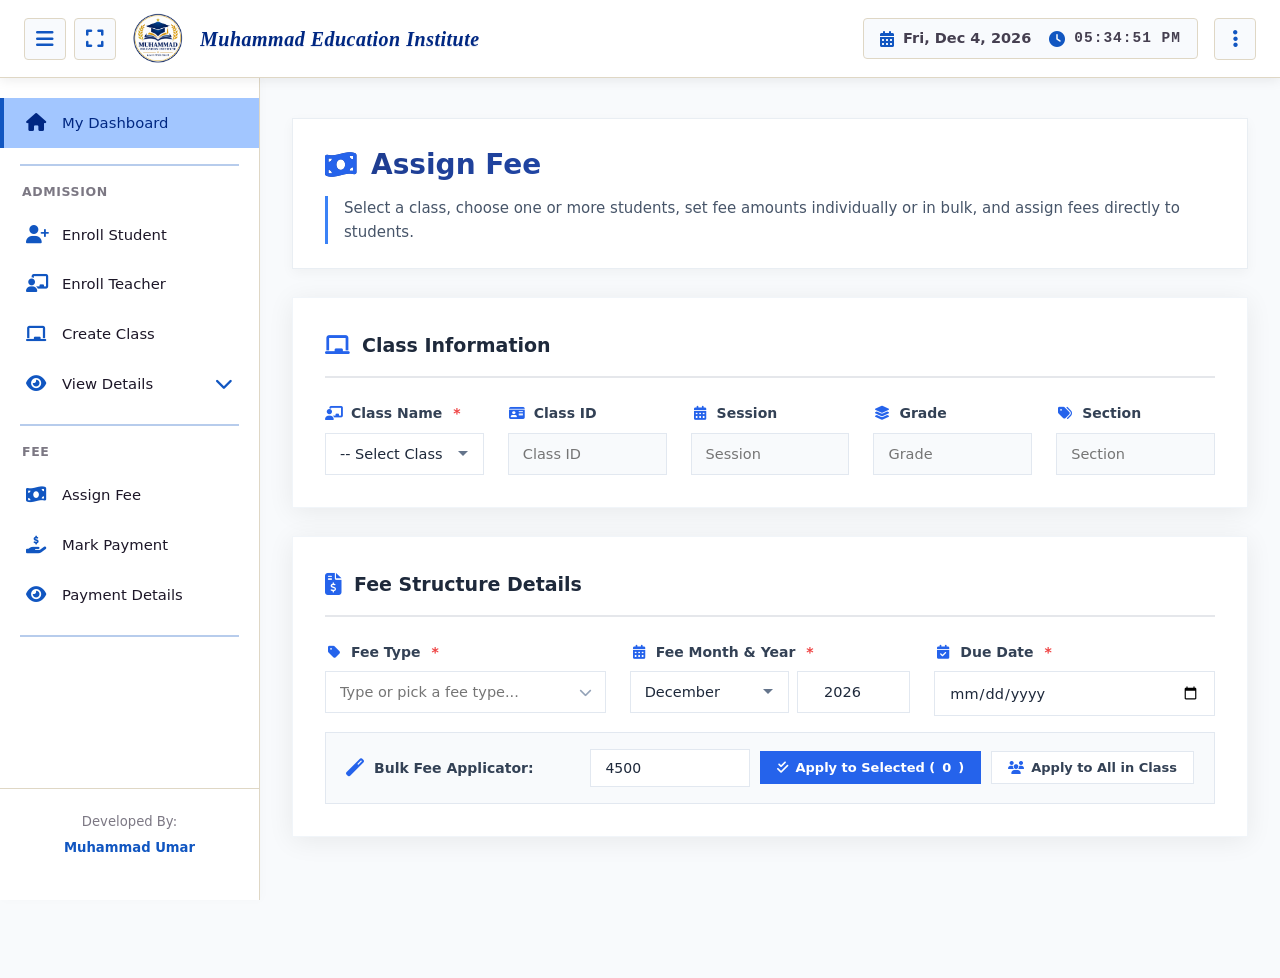
<file: admin/assign-fee.html>
<!DOCTYPE html>
<html lang="en">
<head>
  <meta charset="UTF-8">
  <meta name="viewport" content="width=device-width, initial-scale=1.0">
  <title>MEI – Assign Fee</title>
  <link rel="stylesheet" href="https://cdnjs.cloudflare.com/ajax/libs/font-awesome/6.4.0/css/all.min.css">
  <link rel="stylesheet" href="../components.css">
  <link rel="stylesheet" href="../responsive-components.css">
  <style>
    /* ============================================
       INTERNAL CSS - Unified Design System
       Based on: enroll.css / fee.css / view-details.css
       Blue Theme | Full Width | Responsive
       ============================================ */

    /* ===== RESET & BASE ===== */
    * {
      margin: 0;
      padding: 0;
      box-sizing: border-box;
      font-family: 'Segoe UI', system-ui, Roboto, sans-serif;
    }

    body {
      background: #f8fafc;
      color: #1e293b;
      line-height: 1.6;
    }

    /* ===== MAIN PANEL ===== */
    .main-panel {
      flex: 1;
      padding: 40px 32px;
      background: #f8fafc;
      min-height: calc(100vh - 70px);
    }

    /* ===== PAGE HEADER ===== */
    .page-header {
      background: white;
      padding: 24px 32px;
      margin-bottom: 28px;
      box-shadow: 0 4px 12px rgba(0, 0, 0, 0.04);
      border: 1px solid #e9eef3;
    }

    .page-header h1 {
      font-size: 28px;
      font-weight: 700;
      background: linear-gradient(135deg, #1e3a8a, #2563eb);
      background-clip: text;
      -webkit-background-clip: text;
      color: transparent;
      display: flex;
      align-items: center;
      gap: 14px;
    }

    .page-header h1 i {
      color: #2563eb;
      background: none;
      -webkit-text-fill-color: #2563eb;
    }

    .page-header p {
      color: #475569;
      margin-top: 8px;
      font-size: 15px;
      border-left: 3px solid #3b82f6;
      padding-left: 16px;
    }

    /* ===== CARDS ===== */
    .card {
      background: white;
      padding: 32px;
      box-shadow: 0 4px 25px rgba(0, 0, 0, 0.07);
      border: 1px solid #f1f5f9;
      margin-bottom: 28px;
    }

    .card-title {
      font-size: 19px;
      font-weight: 700;
      color: #1e293b;
      margin-bottom: 24px;
      padding-bottom: 16px;
      border-bottom: 2px solid #e5e7eb;
      display: flex;
      align-items: center;
      justify-content: space-between;
      gap: 12px;
      flex-wrap: wrap;
    }

    .card-title-left {
      display: flex;
      align-items: center;
      gap: 12px;
      flex-wrap: wrap;
    }

    .card-title i {
      color: #2563eb;
      font-size: 22px;
    }

    /* ===== BADGE COUNTER ===== */
    .badge-counter {
      background: #eef2ff;
      padding: 4px 14px;
      font-size: 13px;
      font-weight: 700;
      color: #1e40af;
      border-radius: 0;
      white-space: nowrap;
    }

    /* ===== FORM GRIDS ===== */
    .form-grid-5cols {
      display: grid;
      grid-template-columns: repeat(5, 1fr);
      gap: 24px;
    }

    .form-grid-3cols {
      display: grid;
      grid-template-columns: repeat(3, 1fr);
      gap: 24px;
    }

    /* ===== FORM GROUPS ===== */
    .form-group {
      display: flex;
      flex-direction: column;
      gap: 8px;
    }

    .form-group label {
      font-size: 14px;
      font-weight: 600;
      color: #334155;
      display: flex;
      align-items: center;
      gap: 8px;
    }

    .form-group label i {
      color: #2563eb;
      width: 18px;
      text-align: center;
    }

    .req {
      color: #ef4444;
      margin-left: 3px;
    }

    /* ===== FORM CONTROLS ===== */
    .form-control {
      padding: 12px 14px;
      border: 1.5px solid #e2e8f0;
      border-radius: 0;
      font-size: 14.5px;
      color: #1e293b;
      transition: all 0.25s;
      background: white;
      width: 100%;
    }

    .form-control:focus {
      outline: none;
      border-color: #3b82f6;
      box-shadow: 0 0 0 4px rgba(59, 130, 246, 0.12);
    }

    .form-control:disabled {
      background: #f8fafc;
      color: #64748b;
      cursor: not-allowed;
    }

    select.form-control {
      cursor: pointer;
      appearance: none;
      background-image: url("data:image/svg+xml,%3Csvg xmlns='http://www.w3.org/2000/svg' width='12' height='12' viewBox='0 0 12 12'%3E%3Cpath fill='%2364748b' d='M6 8L1 3h10z'/%3E%3C/svg%3E");
      background-repeat: no-repeat;
      background-position: right 14px center;
      padding-right: 40px;
    }

    /* ===== FEE TYPE INPUT GROUP (datalist style) ===== */
    .fee-type-wrap {
      position: relative;
      width: 100%;
    }

    .fee-type-wrap input {
      padding-right: 36px;
    }

    .fee-type-toggle {
      position: absolute;
      right: 8px;
      top: 50%;
      transform: translateY(-50%);
      background: none;
      border: none;
      color: #94a3b8;
      cursor: pointer;
      font-size: 13px;
      padding: 6px;
      display: flex;
      align-items: center;
      justify-content: center;
      transition: color 0.2s;
    }

    .fee-type-toggle:hover {
      color: #2563eb;
    }

    .fee-type-menu {
      position: absolute;
      top: calc(100% + 4px);
      left: 0;
      right: 0;
      background: white;
      border: 1.5px solid #e2e8f0;
      box-shadow: 0 8px 20px rgba(0, 0, 0, 0.08);
      z-index: 100;
      max-height: 220px;
      overflow-y: auto;
      display: none;
    }

    .fee-type-menu.open {
      display: block;
    }

    .fee-type-menu button {
      display: block;
      width: 100%;
      text-align: left;
      padding: 10px 14px;
      font-size: 14px;
      color: #1e293b;
      background: white;
      border: none;
      border-bottom: 1px solid #f1f5f9;
      cursor: pointer;
      transition: background 0.15s;
      font-family: inherit;
    }

    .fee-type-menu button:last-child {
      border-bottom: none;
    }

    .fee-type-menu button:hover {
      background: #eff6ff;
      color: #1d4ed8;
    }

    /* ===== QUICK FILL BOX ===== */
    .quick-fill-box {
      display: flex;
      align-items: center;
      justify-content: space-between;
      gap: 16px;
      padding: 16px 20px;
      background: #f8fafc;
      border: 1.5px solid #e2e8f0;
      flex-wrap: wrap;
    }

    .quick-fill-left {
      display: flex;
      align-items: center;
      gap: 10px;
      font-size: 14px;
      font-weight: 600;
      color: #334155;
    }

    .quick-fill-left i {
      color: #2563eb;
      font-size: 18px;
    }

    .quick-fill-controls {
      display: flex;
      align-items: center;
      gap: 10px;
      flex-wrap: wrap;
    }

    .quick-fill-input {
      padding: 10px 14px;
      border: 1.5px solid #e2e8f0;
      border-radius: 0;
      font-size: 14px;
      color: #1e293b;
      width: 160px;
      transition: all 0.25s;
    }

    .quick-fill-input:focus {
      outline: none;
      border-color: #3b82f6;
      box-shadow: 0 0 0 3px rgba(59, 130, 246, 0.12);
    }

    /* ===== PILL BUTTONS ===== */
    .btn-pill {
      display: inline-flex;
      align-items: center;
      gap: 7px;
      padding: 8px 16px;
      font-size: 13px;
      font-weight: 600;
      color: #334155;
      background: white;
      border: 1.5px solid #e2e8f0;
      border-radius: 0;
      cursor: pointer;
      transition: all 0.2s ease;
      white-space: nowrap;
      text-decoration: none;
    }

    .btn-pill i {
      color: #2563eb;
      font-size: 13px;
    }

    .btn-pill:hover {
      background: #f1f5f9;
      border-color: #cbd5e1;
      transform: translateY(-1px);
    }

    .btn-pill.primary {
      background: #2563eb;
      color: white;
      border-color: #2563eb;
    }

    .btn-pill.primary i {
      color: white;
    }

    .btn-pill.primary:hover {
      background: #1d4ed8;
      border-color: #1d4ed8;
      box-shadow: 0 6px 14px rgba(37, 99, 235, 0.25);
    }

    /* ===== SELECTION TOOLBAR ===== */
    .selection-toolbar {
      display: flex;
      align-items: center;
      justify-content: space-between;
      gap: 16px;
      padding: 14px 20px;
      background: #f8fafc;
      border: 1.5px solid #e2e8f0;
      margin-bottom: 20px;
      flex-wrap: wrap;
    }

    .selection-info {
      display: flex;
      align-items: center;
      gap: 8px;
      flex-wrap: wrap;
    }

    .selection-info strong {
      font-size: 13.5px;
      color: #334155;
      margin-right: 4px;
    }

    /* ===== STUDENT TABLE WRAPPER ===== */
    .student-table-wrapper {
      overflow-x: auto;
      overflow-y: visible;
      -webkit-overflow-scrolling: touch;
      width: 100%;
      border: 1.5px solid #e2e8f0;
      margin-bottom: 24px;
    }

    .student-table-wrapper table {
      width: 100%;
      border-collapse: collapse;
      table-layout: auto;
      min-width: 100%;
      white-space: nowrap;
    }

    /* ===== TABLE HEADERS - BLUE THEME ===== */
    .student-table-wrapper th {
      text-align: left;
      padding: 16px 16px;
      background: #2563eb;
      font-weight: 700;
      font-size: 12.5px;
      color: white;
      border-bottom: 2px solid #1d4ed8;
      text-transform: uppercase;
      letter-spacing: 0.4px;
      white-space: nowrap;
      position: sticky;
      top: 0;
      z-index: 10;
    }

    .student-table-wrapper th i {
      color: white;
      margin-right: 6px;
    }

    .student-table-wrapper td {
      padding: 14px 16px;
      border-bottom: 1px solid #f0f2f5;
      font-size: 14px;
      vertical-align: middle;
      white-space: nowrap;
      color: #1e293b;
    }

    .student-table-wrapper tr:hover {
      background: #fafcff;
    }

    .student-table-wrapper tr.selected-row {
      background: #eff6ff;
    }

    .student-table-wrapper tr.selected-row:hover {
      background: #dbeafe;
    }

    .student-table-wrapper tbody tr:last-child td {
      border-bottom: none;
    }

    /* ===== STUDENT CHECKBOX ===== */
    .student-checkbox {
      width: 17px;
      height: 17px;
      accent-color: #2563eb;
      cursor: pointer;
    }

    /* ===== FEE INPUT ===== */
    .fee-input {
      padding: 8px 12px;
      border: 1.5px solid #e2e8f0;
      border-radius: 0;
      font-size: 14px;
      color: #1e293b;
      width: 130px;
      transition: all 0.25s;
    }

    .fee-input:focus {
      outline: none;
      border-color: #3b82f6;
      box-shadow: 0 0 0 3px rgba(59, 130, 246, 0.12);
    }

    /* ===== BUTTONS ===== */
    .btn-actions {
      display: flex;
      flex-wrap: wrap;
      gap: 14px;
      margin-top: 32px;
      padding-top: 24px;
      border-top: 1px solid #e5e7eb;
    }

    .btn {
      padding: 12px 26px;
      border: none;
      border-radius: 0;
      font-size: 14.5px;
      font-weight: 600;
      cursor: pointer;
      transition: all 0.25s;
      display: inline-flex;
      align-items: center;
      gap: 9px;
      text-decoration: none;
    }

    .btn i {
      color: inherit;
    }

    .btn-primary {
      background: #2563eb;
      color: white;
    }

    .btn-primary i {
      color: white;
    }

    .btn-primary:hover {
      background: #1d4ed8;
      transform: translateY(-2px);
      box-shadow: 0 8px 20px rgba(37, 99, 235, 0.3);
    }

    .btn-secondary {
      background: #f8fafc;
      color: #334155;
      border: 1.5px solid #e2e8f0;
    }

    .btn-secondary i {
      color: #2563eb;
    }

    .btn-secondary:hover {
      background: #f1f5f9;
      border-color: #cbd5e1;
      transform: translateY(-2px);
    }

    /* ===== NO STUDENTS NOTICE ===== */
    #noStudentsNotice {
      text-align: center;
      padding: 30px;
      color: #64748b;
    }

    #noStudentsNotice i {
      font-size: 32px;
      color: #cbd5e1;
      margin-bottom: 8px;
    }

    #noStudentsNotice a {
      color: #2563eb;
      font-weight: 600;
      text-decoration: none;
    }

    #noStudentsNotice a:hover {
      text-decoration: underline;
    }

    /* ===== MONTH & YEAR PICKER ===== */
    .month-year-picker {
      display: grid;
      grid-template-columns: 1.4fr 1fr;
      gap: 8px;
    }

    .month-year-picker .form-control {
      padding-right: 36px;
      cursor: pointer;
      appearance: none;
      background-image: url("data:image/svg+xml,%3Csvg xmlns='http://www.w3.org/2000/svg' width='12' height='12' viewBox='0 0 12 12'%3E%3Cpath fill='%2364748b' d='M6 8L1 3h10z'/%3E%3C/svg%3E");
      background-repeat: no-repeat;
      background-position: right 14px center;
    }

    .month-year-picker .month-select {
      min-width: 0;
    }

    .month-year-picker .year-select {
      min-width: 0;
      text-align: center;
      background-image: none;
    }

    /* ===== TOAST NOTIFICATIONS ===== */
    .toast-msg {
      position: fixed;
      bottom: 30px;
      right: 30px;
      background: #1e293b;
      color: white;
      padding: 16px 28px;
      border-radius: 0;
      font-size: 14.5px;
      font-weight: 500;
      z-index: 9999;
      box-shadow: 0 8px 30px rgba(0, 0, 0, 0.25);
      display: flex;
      align-items: center;
      gap: 12px;
      animation: slideUp 0.35s ease;
      max-width: 480px;
    }

    .toast-msg i {
      color: #3b82f6;
      font-size: 18px;
    }

    .toast-msg.toast-success {
      background: #065f46;
    }

    .toast-msg.toast-success i {
      color: #6ee7b7;
    }

    @keyframes slideUp {
      0% {
        opacity: 0;
        transform: translateY(40px);
      }
      100% {
        opacity: 1;
        transform: translateY(0);
      }
    }

    /* ============================================
       RESPONSIVE BREAKPOINTS
       ============================================ */

    /* ===== LARGE DESKTOP (1200px and below) ===== */
    @media (max-width: 1200px) {
      .form-grid-5cols {
        grid-template-columns: repeat(3, 1fr);
      }
    }

    /* ===== TABLET / SMALL DESKTOP (1024px and below) ===== */
    @media (max-width: 1024px) {
      .main-panel {
        padding: 24px 20px;
      }

      .page-header {
        padding: 20px 24px;
      }

      .page-header h1 {
        font-size: 24px;
      }

      .page-header p {
        font-size: 14px;
      }

      .card {
        padding: 24px 20px;
      }

      .card-title {
        font-size: 17px;
      }

      .form-grid-3cols {
        grid-template-columns: repeat(2, 1fr);
      }

      .student-table-wrapper table {
        min-width: 850px;
        width: auto;
      }

      .student-table-wrapper th,
      .student-table-wrapper td {
        padding: 13px 14px;
        font-size: 13px;
      }
    }

    /* ===== MOBILE (768px and below) ===== */
    @media (max-width: 768px) {
      .main-panel {
        padding: 20px 16px;
      }

      .page-header {
        padding: 18px 20px;
      }

      .page-header h1 {
        font-size: 21px;
        gap: 10px;
      }

      .page-header p {
        font-size: 13.5px;
        padding-left: 12px;
      }

      .card {
        padding: 20px 16px;
      }

      .card-title {
        font-size: 16px;
        flex-direction: column;
        align-items: flex-start;
        margin-bottom: 20px;
      }

      .card-title-left {
        flex-wrap: wrap;
      }

      /* All grids become single column */
      .form-grid-5cols,
      .form-grid-3cols {
        grid-template-columns: 1fr;
      }

      /* Quick fill stacks */
      .quick-fill-box {
        flex-direction: column;
        align-items: stretch;
      }

      .quick-fill-controls {
        flex-direction: column;
        align-items: stretch;
      }

      .quick-fill-input {
        width: 100%;
      }

      .btn-pill {
        justify-content: center;
      }

      /* Selection toolbar stacks */
      .selection-toolbar {
        flex-direction: column;
        align-items: stretch;
      }

      .selection-info {
        justify-content: center;
        flex-wrap: wrap;
      }

      /* Table - scrollable */
      .student-table-wrapper table {
        min-width: 720px;
        width: auto;
      }

      .student-table-wrapper th {
        font-size: 11px;
        padding: 10px 10px;
      }

      .student-table-wrapper td {
        padding: 10px 10px;
        font-size: 12px;
      }

      .fee-input {
        width: 100px;
        padding: 6px 8px;
        font-size: 12px;
      }

      /* Buttons stack vertically */
      .btn-actions {
        flex-direction: column;
      }

      .btn {
        justify-content: center;
        padding: 12px 20px;
        font-size: 14px;
      }

      /* Form controls */
      .form-control {
        padding: 12px 14px;
        font-size: 14px;
      }

      .form-group label {
        font-size: 13.5px;
      }

      .form-group label i {
        width: 16px;
        font-size: 14px;
      }

      /* Toast */
      .toast-msg {
        bottom: 20px;
        right: 20px;
        left: 20px;
        padding: 14px 20px;
        font-size: 13.5px;
        text-align: center;
        justify-content: center;
        max-width: none;
      }

      /* Month-year picker */
      .month-year-picker {
        grid-template-columns: 1fr;
      }
    }

    /* ===== SMALL MOBILE (480px and below) ===== */
    @media (max-width: 480px) {
      .main-panel {
        padding: 16px 12px;
      }

      .page-header {
        padding: 16px 18px;
      }

      .page-header h1 {
        font-size: 18px;
        gap: 8px;
      }

      .page-header h1 i {
        font-size: 17px;
      }

      .page-header p {
        font-size: 12.5px;
        padding-left: 10px;
      }

      .card {
        padding: 16px 14px;
      }

      .card-title {
        font-size: 15px;
        margin-bottom: 16px;
        padding-bottom: 12px;
      }

      .card-title i {
        font-size: 18px;
      }

      .badge-counter {
        font-size: 11px;
        padding: 3px 10px;
      }

      .form-control {
        padding: 10px 12px;
        font-size: 13.5px;
      }

      /* Table - smaller min-width */
      .student-table-wrapper table {
        min-width: 600px;
        width: auto;
      }

      .student-table-wrapper th {
        font-size: 10px;
        padding: 9px 8px;
        letter-spacing: 0;
      }

      .student-table-wrapper td {
        padding: 9px 8px;
        font-size: 11px;
      }

      .fee-input {
        width: 80px;
        padding: 5px 6px;
        font-size: 11px;
      }

      .btn {
        padding: 10px 16px;
        font-size: 13px;
        gap: 6px;
      }

      .btn-actions {
        gap: 10px;
        margin-top: 24px;
        padding-top: 18px;
      }

      .btn-pill {
        padding: 7px 12px;
        font-size: 12px;
      }

      .req {
        font-size: 12px;
      }

      .toast-msg {
        padding: 12px 16px;
        font-size: 12.5px;
        bottom: 16px;
        right: 16px;
        left: 16px;
      }

      .form-group label i {
        width: 14px;
        font-size: 13px;
      }
    }

    /* ===== EXTRA SMALL (360px and below) ===== */
    @media (max-width: 360px) {
      .main-panel {
        padding: 10px 8px;
      }

      .student-table-wrapper table {
        min-width: 500px;
        width: auto;
      }

      .student-table-wrapper th {
        font-size: 9px;
        padding: 8px 6px;
      }

      .student-table-wrapper td {
        padding: 8px 6px;
        font-size: 10px;
      }

      .fee-input {
        width: 70px;
        padding: 4px 5px;
        font-size: 10px;
      }

      .btn-pill {
        font-size: 11px;
        padding: 6px 10px;
      }
    }

    /* ===== PRINT STYLES ===== */
    @media print {
      .btn-actions,
      .btn-pill,
      .selection-toolbar,
      .student-checkbox,
      .fee-input {
        display: none !important;
      }

      .card {
        box-shadow: none;
        border: 1px solid #ddd;
      }

      .page-header {
        box-shadow: none;
        border: 1px solid #ddd;
      }

      .student-table-wrapper th {
        background: #2563eb !important;
        color: white !important;
        -webkit-print-color-adjust: exact;
        print-color-adjust: exact;
      }

      .student-table-wrapper {
        overflow: visible !important;
        border: 1px solid #ddd;
      }

      .student-table-wrapper table {
        min-width: 100% !important;
        width: 100% !important;
      }
    }
  </style>
</head>
<body>
  <!-- Header Placeholder -->
  <div id="header-placeholder"></div>

  <div class="app-wrapper" id="appWrapper">
    <!-- Sidebar Placeholder -->
    <div id="sidebar-placeholder"></div>

    <main class="main-panel">
      <div class="page-header">
        <h1><i class="fas fa-money-bill-wave"></i> Assign Fee</h1>
        <p>Select a class, choose one or more students, set fee amounts individually or in bulk, and assign fees directly to students.</p>
      </div>

      <!-- 1. Class Information -->
      <div class="card">
        <div class="card-title">
          <div class="card-title-left">
            <i class="fas fa-chalkboard"></i> Class Information
          </div>
        </div>
        <div class="form-grid-5cols">
          <div class="form-group">
            <label><i class="fas fa-chalkboard-teacher"></i> Class Name <span class="req">*</span></label>
            <select class="form-control" id="classSelect" onchange="onClassChange()" required>
              <option value="">-- Select Class --</option>
            </select>
          </div>
          <div class="form-group">
            <label><i class="fas fa-id-card"></i> Class ID</label>
            <input type="text" class="form-control" id="s_classId" disabled placeholder="Class ID">
          </div>
          <div class="form-group">
            <label><i class="fas fa-calendar-alt"></i> Session</label>
            <input type="text" class="form-control" id="s_session" disabled placeholder="Session">
          </div>
          <div class="form-group">
            <label><i class="fas fa-layer-group"></i> Grade</label>
            <input type="text" class="form-control" id="s_grade" disabled placeholder="Grade">
          </div>
          <div class="form-group">
            <label><i class="fas fa-tags"></i> Section</label>
            <input type="text" class="form-control" id="s_section" disabled placeholder="Section">
          </div>
        </div>
      </div>

      <!-- 2. Fee Details & Global Amount Settings -->
      <div class="card">
        <div class="card-title">
          <div class="card-title-left">
            <i class="fas fa-file-invoice-dollar"></i> Fee Structure Details
          </div>
        </div>

        <div class="form-grid-3cols">
          <!-- ===== Fee Type: free text + dropdown picker ===== -->
          <div class="form-group">
            <label><i class="fas fa-tag"></i> Fee Type <span class="req">*</span></label>
            <div class="fee-type-wrap" id="feeTypeWrap">
              <input type="text" class="form-control" id="feeType" placeholder="Type or pick a fee type..." autocomplete="off" required>
              <button type="button" class="fee-type-toggle" id="feeTypeToggle" title="Show common fee types">
                <i class="fas fa-chevron-down"></i>
              </button>
              <div class="fee-type-menu" id="feeTypeMenu">
                <button type="button" data-value="Tuition Fee">Tuition Fee</button>
                <button type="button" data-value="Admission Fee">Admission Fee</button>
                <button type="button" data-value="Exam Fee">Exam Fee</button>
                <button type="button" data-value="Sports Fee">Sports Fee</button>
                <button type="button" data-value="Fine">Fine</button>
              </div>
            </div>
          </div>

          <div class="form-group">
            <label><i class="fas fa-calendar-alt"></i> Fee Month & Year <span class="req">*</span></label>
            <div class="month-year-picker">
              <select class="form-control month-select" id="feeMonthSelect" onchange="syncFeeMonth()" required>
                <!-- Populated dynamically -->
              </select>
              <input type="text" class="form-control year-select" id="feeYearInput" readonly>
              <!-- Hidden input keeps original id for existing JS compatibility -->
              <input type="hidden" id="feeMonth" value="">
            </div>
          </div>

          <div class="form-group">
            <label><i class="fas fa-calendar-check"></i> Due Date <span class="req">*</span></label>
            <input type="date" class="form-control" id="dueDate" required>
          </div>
        </div>

        <!-- Quick Fill Tool for Selected Students -->
        <div class="quick-fill-box" style="margin-top: 16px;">
          <div class="quick-fill-left">
            <i class="fas fa-magic"></i>
            <span>Bulk Fee Applicator:</span>
          </div>
          <div class="quick-fill-controls">
            <input type="number" class="quick-fill-input" id="bulkAmount" placeholder="Amount (PKR)" min="0" step="50" value="4500">
            <button type="button" class="btn-pill primary" onclick="applyBulkAmountToSelected()">
              <i class="fas fa-check-double"></i> Apply to Selected (<span id="btnSelectedCount">0</span>)
            </button>
            <button type="button" class="btn-pill" onclick="applyBulkAmountToAll()">
              <i class="fas fa-users"></i> Apply to All in Class
            </button>
          </div>
        </div>
      </div>

      <!-- 3. Student Selection Table -->
      <div class="card" id="studentsCard" style="display:none;">
        <div class="card-title">
          <div class="card-title-left">
            <i class="fas fa-users"></i> Student Roster & Fee Allocation
            <span id="classNameBadge" style="font-size:14px;color:#2563eb;font-weight:600;background:#eff6ff;padding:3px 10px;border-radius:6px;"></span>
          </div>
          <div id="selectionSummaryBadge" class="badge-counter">
            0 / 0 Selected
          </div>
        </div>

        <!-- Selection Toolbar -->
        <div class="selection-toolbar">
          <div class="selection-info">
            <span><strong>Select:</strong></span>
            <button type="button" class="btn-pill" onclick="selectAllStudents(true)">All</button>
            <button type="button" class="btn-pill" onclick="selectAllStudents(false)">None</button>
            <button type="button" class="btn-pill" onclick="invertSelection()">Invert</button>
          </div>

          <div style="min-width: 240px; display: flex; align-items: center; gap: 8px;">
            <i class="fas fa-search" style="color:#94a3b8;"></i>
            <input type="text" class="form-control" id="studentSearchInput" placeholder="Filter students in class..." oninput="filterClassStudents()" style="padding:6px 10px; font-size:13px;">
          </div>
        </div>

        <!-- Student Table -->
        <div class="student-table-wrapper">
          <table>
            <thead>
              <tr>
                <th style="width: 50px; text-align: center;">
                  <input type="checkbox" id="selectAllCheckbox" onchange="toggleSelectAllCheckbox(this.checked)">
                </th>
                <th>Reg. Number</th>
                <th>Student Name</th>
                <th>Father Name</th>
                <th>Fee Amount (PKR)</th>
              </tr>
            </thead>
            <tbody id="studentTableBody">
              <!-- Student rows rendered dynamically -->
            </tbody>
          </table>
        </div>

        <div id="noStudentsNotice" style="display:none; text-align:center; padding:30px; color:#64748b;">
          <i class="fas fa-user-slash" style="font-size:32px; color:#cbd5e1; margin-bottom:8px;"></i>
          <p>No students enrolled in this class yet. Go to <a href="enroll-student.html" style="color:#2563eb;font-weight:600;">Enroll Student</a> to add students.</p>
        </div>

        <!-- Action Buttons -->
        <div class="btn-actions">
          <button type="button" class="btn btn-primary" onclick="assignFeeToSelectedStudents()">
            <i class="fas fa-save"></i> Assign Fee to Selected (<span id="btnSubmitCount">0</span>)
          </button>
          <button type="button" class="btn btn-secondary" onclick="resetForm()">
            <i class="fas fa-undo"></i> Reset Form
          </button>
          <a href="payment-details.html" class="btn btn-secondary">
            <i class="fas fa-eye"></i> View All Fee Records
          </a>
          <a href="dashboard.html" class="btn btn-secondary">
            <i class="fas fa-arrow-left"></i> Back to Dashboard
          </a>
        </div>
      </div>
    </main>
  </div>

  <script src="../components.js"></script>
  <script>
    // ================= COMPONENT LOADING (HEADER & SIDEBAR) =================
    function loadComponents() {
      // Load Header
      fetch('header.html')
        .then(response => response.text())
        .then(data => {
          document.getElementById('header-placeholder').innerHTML = data;
        })
        .catch(err => console.error('Error loading header:', err));

      // Load Sidebar
      fetch('sidebar.html')
        .then(response => response.text())
        .then(data => {
          document.getElementById('sidebar-placeholder').innerHTML = data;
        })
        .catch(err => console.error('Error loading sidebar:', err));
    }

    // Initialize everything after components are loaded
    window.addEventListener('load', function() {
      loadComponents();

      // Give time for HTML to load then initialize JS
      setTimeout(() => {
        if (typeof window.initHeaderAndSidebar === 'function') {
          window.initHeaderAndSidebar();
        }
      }, 400);

      // Existing page initialization
      populateClassDropdown();
      populateMonthsDropdown();
      initFeeTypePicker();
      // Due date is now left empty for admin to pick
    });

    // ================= STORAGE HELPERS (PURE LOCALSTORAGE) =================
    function loadClasses() {
      try {
        const data = localStorage.getItem('messClasses');
        return data ? JSON.parse(data) : [];
      } catch (e) {
        return [];
      }
    }

    function loadStudents() {
      try {
        const data = localStorage.getItem('messStudents');
        return data ? JSON.parse(data) : [];
      } catch (e) {
        return [];
      }
    }

    function loadFeeRecords() {
      try {
        const data = localStorage.getItem('messFeeRecords');
        return data ? JSON.parse(data) : [];
      } catch (e) {
        return [];
      }
    }

    function saveFeeRecords(records) {
      localStorage.setItem('messFeeRecords', JSON.stringify(records));
    }

    // ================= TOAST HELPERS =================
    // Generic info/warning toast (blue info icon)
    function showToast(msg) {
      let t = document.createElement('div');
      t.className = 'toast-msg';
      t.innerHTML = `<i class="fas fa-info-circle"></i> ${msg}`;
      document.body.appendChild(t);
      setTimeout(() => t.remove(), 2400);
    }

    // Success toast (green style) — used for successful assignments
    function showSuccessToast(msg) {
      let t = document.createElement('div');
      t.className = 'toast-msg toast-success';
      t.innerHTML = `<i class="fas fa-check-circle"></i> ${msg}`;
      document.body.appendChild(t);
      setTimeout(() => t.remove(), 2600);
    }

    // ================= FEE TYPE PICKER (free text + dropdown) =================
    function initFeeTypePicker() {
      const wrap = document.getElementById('feeTypeWrap');
      const input = document.getElementById('feeType');
      const toggle = document.getElementById('feeTypeToggle');
      const menu = document.getElementById('feeTypeMenu');

      // Toggle the dropdown menu
      toggle.addEventListener('click', (e) => {
        e.stopPropagation();
        menu.classList.toggle('open');
      });

      // Click a menu option -> fill the input
      menu.querySelectorAll('button').forEach(btn => {
        btn.addEventListener('click', () => {
          input.value = btn.getAttribute('data-value');
          menu.classList.remove('open');
          input.focus();
        });
      });

      // Close the menu when clicking outside
      document.addEventListener('click', (e) => {
        if (!wrap.contains(e.target)) {
          menu.classList.remove('open');
        }
      });

      // Close menu on Escape
      input.addEventListener('keydown', (e) => {
        if (e.key === 'Escape') {
          menu.classList.remove('open');
        }
      });
    }

    // ================= STATE =================
    let currentClassStudents = [];
    let selectedRegNos = new Set();
    let studentAmounts = new Map(); // regNo -> amount

    // ================= INITIALIZATION HELPERS =================
    function populateMonthsDropdown() {
      const monthSelect = document.getElementById('feeMonthSelect');
      const yearInput = document.getElementById('feeYearInput');

      const monthNames = [
        "January", "February", "March", "April", "May", "June",
        "July", "August", "September", "October", "November", "December"
      ];

      const now = new Date();
      const currentYear = now.getFullYear();
      const currentMonthIdx = now.getMonth();

      // --- Populate Month dropdown (all 12 months) ---
      monthSelect.innerHTML = '';
      monthNames.forEach((name, idx) => {
        const opt = document.createElement('option');
        opt.value = name;
        opt.textContent = name;
        if (idx === currentMonthIdx) opt.selected = true;
        monthSelect.appendChild(opt);
      });

      // --- Set Year input to current year (read-only, auto-updates) ---
      yearInput.value = currentYear;

      // --- Sync hidden #feeMonth input ---
      syncFeeMonth();
    }

    // Keep the hidden #feeMonth input in sync with month + year
    function syncFeeMonth() {
      const month = document.getElementById('feeMonthSelect').value;
      const year = document.getElementById('feeYearInput').value;
      const combined = `${month} ${year}`;

      const hiddenInput = document.getElementById('feeMonth');
      hiddenInput.value = combined;

      // Trigger existing logic that depends on feeMonth
      updateStudentFeeStatuses();
    }

    function populateClassDropdown() {
      const classSelect = document.getElementById('classSelect');
      const classes = loadClasses();
      classSelect.innerHTML = '<option value="">-- Select Class --</option>';

      classes.forEach(cls => {
        const opt = document.createElement('option');
        opt.value = cls.id;
        opt.textContent = `${cls.name} (${cls.grade} - Sec ${cls.section})`;
        classSelect.appendChild(opt);
      });
    }

    // ================= CLASS SELECTION =================
    function onClassChange() {
      const classId = document.getElementById('classSelect').value;
      const classes = loadClasses();
      const selectedClass = classes.find(c => c.id === classId);

      const studentsCard = document.getElementById('studentsCard');

      if (!selectedClass) {
        document.getElementById('s_classId').value = '';
        document.getElementById('s_session').value = '';
        document.getElementById('s_grade').value = '';
        document.getElementById('s_section').value = '';
        studentsCard.style.display = 'none';
        currentClassStudents = [];
        selectedRegNos.clear();
        studentAmounts.clear();
        return;
      }

      document.getElementById('s_classId').value = selectedClass.id;
      document.getElementById('s_session').value = selectedClass.session || '—';
      document.getElementById('s_grade').value = selectedClass.grade || '—';
      document.getElementById('s_section').value = selectedClass.section || '—';

      document.getElementById('classNameBadge').textContent = selectedClass.name;
      studentsCard.style.display = 'block';

      const allStudents = loadStudents();
      currentClassStudents = allStudents.filter(s => s.classId === classId);

      const defaultAmt = parseFloat(document.getElementById('bulkAmount').value) || 4500;

      selectedRegNos.clear();
      studentAmounts.clear();

      currentClassStudents.forEach(s => {
        studentAmounts.set(s.regNo, defaultAmt);
      });

      renderStudentTable();
      updateSelectionUI();
    }

    // ================= RENDER STUDENTS TABLE =================
    function renderStudentTable(filterText = '') {
      const tbody = document.getElementById('studentTableBody');
      const noNotice = document.getElementById('noStudentsNotice');
      const search = filterText.toLowerCase().trim();

      if (currentClassStudents.length === 0) {
        tbody.innerHTML = '';
        noNotice.style.display = 'block';
        return;
      }
      noNotice.style.display = 'none';

      const filtered = currentClassStudents.filter(s => {
        if (!search) return true;
        return (
          (s.studentName && s.studentName.toLowerCase().includes(search)) ||
          (s.regNo && s.regNo.toLowerCase().includes(search)) ||
          (s.fatherName && s.fatherName.toLowerCase().includes(search))
        );
      });

      tbody.innerHTML = filtered.map(student => {
        const isSelected = selectedRegNos.has(student.regNo);
        const amount = studentAmounts.get(student.regNo) ?? 4500;

        return `
          <tr class="${isSelected ? 'selected-row' : ''}" id="row-${student.regNo}">
            <td style="text-align:center;">
              <input type="checkbox" class="student-checkbox" 
                     data-regno="${student.regNo}" 
                     ${isSelected ? 'checked' : ''} 
                     onchange="onStudentCheckboxChange('${student.regNo}', this.checked)">
            </td>
            <td><strong>${student.regNo}</strong></td>
            <td>${student.studentName}</td>
            <td>${student.fatherName || '—'}</td>
            <td>
              <input type="number" class="fee-input" min="0" step="50" 
                     value="${amount}" 
                     data-regno="${student.regNo}"
                     oninput="onStudentAmountChange('${student.regNo}', this.value)">
            </td>
          </tr>
        `;
      }).join('');

      updateSelectionUI();
    }

    // ================= SELECTION LOGIC =================
    function onStudentCheckboxChange(regNo, isChecked) {
      if (isChecked) {
        selectedRegNos.add(regNo);
      } else {
        selectedRegNos.delete(regNo);
      }
      const row = document.getElementById(`row-${regNo}`);
      if (row) {
        if (isChecked) row.classList.add('selected-row');
        else row.classList.remove('selected-row');
      }
      updateSelectionUI();
    }

    function onStudentAmountChange(regNo, val) {
      const num = parseFloat(val) || 0;
      studentAmounts.set(regNo, num);
    }

    function toggleSelectAllCheckbox(isChecked) {
      selectAllStudents(isChecked);
    }

    function selectAllStudents(select) {
      if (select) {
        currentClassStudents.forEach(s => selectedRegNos.add(s.regNo));
      } else {
        selectedRegNos.clear();
      }
      renderStudentTable(document.getElementById('studentSearchInput').value);
    }

    function invertSelection() {
      currentClassStudents.forEach(s => {
        if (selectedRegNos.has(s.regNo)) {
          selectedRegNos.delete(s.regNo);
        } else {
          selectedRegNos.add(s.regNo);
        }
      });
      renderStudentTable(document.getElementById('studentSearchInput').value);
    }

    function filterClassStudents() {
      const text = document.getElementById('studentSearchInput').value;
      renderStudentTable(text);
    }

    function updateSelectionUI() {
      const selectedCount = selectedRegNos.size;
      const totalCount = currentClassStudents.length;

      document.getElementById('selectionSummaryBadge').textContent = `${selectedCount} / ${totalCount} Selected`;
      document.getElementById('btnSelectedCount').textContent = selectedCount;
      document.getElementById('btnSubmitCount').textContent = selectedCount;

      const selectAllCheckbox = document.getElementById('selectAllCheckbox');
      if (selectAllCheckbox) {
        if (totalCount === 0) {
          selectAllCheckbox.checked = false;
          selectAllCheckbox.indeterminate = false;
        } else if (selectedCount === totalCount) {
          selectAllCheckbox.checked = true;
          selectAllCheckbox.indeterminate = false;
        } else if (selectedCount > 0) {
          selectAllCheckbox.checked = false;
          selectAllCheckbox.indeterminate = true;
        } else {
          selectAllCheckbox.checked = false;
          selectAllCheckbox.indeterminate = false;
        }
      }
    }

    // ================= BULK AMOUNT APPLICATOR =================
    function applyBulkAmountToSelected() {
      const amt = parseFloat(document.getElementById('bulkAmount').value);
      if (isNaN(amt) || amt <= 0) {
        showToast('⚠️ Please enter a valid bulk amount greater than 0');
        return;
      }
      if (selectedRegNos.size === 0) {
        showToast('⚠️ Please select at least one student first');
        return;
      }

      selectedRegNos.forEach(regNo => {
        studentAmounts.set(regNo, amt);
      });

      renderStudentTable(document.getElementById('studentSearchInput').value);
      showSuccessToast(`PKR ${amt.toLocaleString()} applied to ${selectedRegNos.size} selected student(s)`);
    }

    function applyBulkAmountToAll() {
      const amt = parseFloat(document.getElementById('bulkAmount').value);
      if (isNaN(amt) || amt <= 0) {
        showToast('⚠️ Please enter a valid bulk amount greater than 0');
        return;
      }
      if (currentClassStudents.length === 0) {
        showToast('⚠️ No students enrolled in this class');
        return;
      }

      currentClassStudents.forEach(s => {
        studentAmounts.set(s.regNo, amt);
      });

      renderStudentTable(document.getElementById('studentSearchInput').value);
      showSuccessToast(`PKR ${amt.toLocaleString()} applied to all ${currentClassStudents.length} student(s) in class`);
    }

    function updateStudentFeeStatuses() {
      renderStudentTable(document.getElementById('studentSearchInput').value);
    }

    // ================= ASSIGN FEE (LOCAL STORAGE) =================
    function assignFeeToSelectedStudents() {
      const classId = document.getElementById('classSelect').value;
      const feeType = document.getElementById('feeType').value.trim();
      const feeMonth = document.getElementById('feeMonth').value;
      const dueDate = document.getElementById('dueDate').value;

      if (!classId) {
        showToast('⚠️ Please select a class');
        return;
      }
      if (!feeType) {
        showToast('⚠️ Please enter or select a fee type');
        return;
      }
      if (!feeMonth) {
        showToast('⚠️ Please select fee month & year');
        return;
      }
      if (!dueDate) {
        showToast('⚠️ Please pick a due date');
        return;
      }

      if (selectedRegNos.size === 0) {
        showToast('⚠️ Please select at least one student by checking their box');
        return;
      }

      let invalidAmounts = false;
      selectedRegNos.forEach(regNo => {
        const amt = studentAmounts.get(regNo);
        if (!amt || amt <= 0) invalidAmounts = true;
      });

      if (invalidAmounts) {
        showToast('⚠️ All selected students must have a fee amount greater than 0');
        return;
      }

      const classes = loadClasses();
      const selectedClass = classes.find(c => c.id === classId);
      const allStudents = loadStudents();
      const feeRecords = loadFeeRecords();

      let createdCount = 0;
      let skippedPaidCount = 0;
      let skippedExistingCount = 0;

      const nowTime = new Date().toLocaleString('en-PK', { hour12: true });

      selectedRegNos.forEach(regNo => {
        const student = allStudents.find(s => s.regNo === regNo && s.classId === classId);
        if (!student) return;

        const amount = studentAmounts.get(regNo);

        const existingIndex = feeRecords.findIndex(r =>
          r.regNo === student.regNo &&
          r.classId === classId &&
          r.feeType === feeType &&
          r.feeMonth === feeMonth
        );

        if (existingIndex !== -1) {
          const existing = feeRecords[existingIndex];
          if (existing.status === 'Paid') {
            skippedPaidCount++;
          } else {
            skippedExistingCount++;
          }
        } else {
          const newId = 'FEE-' + Date.now() + '-' + Math.floor(Math.random() * 90000 + 10000);
          feeRecords.push({
            id: newId,
            regNo: student.regNo,
            studentName: student.studentName,
            fatherName: student.fatherName || '',
            photoUrl: student.photoUrl || null,
            className: selectedClass.name,
            classId: classId,
            session: selectedClass.session || '',
            grade: selectedClass.grade || '',
            section: selectedClass.section || '',
            feeType: feeType,
            feeMonth: feeMonth,
            dueDate: dueDate,
            amount: amount,
            description: '',
            status: 'Unpaid',
            paidDateTime: null,
            receiptNo: null,
            assignedAt: nowTime
          });
          createdCount++;
        }
      });

      saveFeeRecords(feeRecords);

      // Build a single, clean message
      let msg = '';
      if (createdCount > 0) {
        msg = `Fee assigned successfully to ${createdCount} student${createdCount !== 1 ? 's' : ''}`;
        if (skippedExistingCount > 0) {
          msg += ` — ${skippedExistingCount} already assigned`;
        }
        if (skippedPaidCount > 0) {
          msg += `, ${skippedPaidCount} already paid (preserved)`;
        }
        showSuccessToast(msg);
      } else if (skippedExistingCount > 0 || skippedPaidCount > 0) {
        // Nothing new, but show info toast
        let infoMsg = '';
        if (skippedExistingCount > 0) infoMsg += `${skippedExistingCount} already assigned. `;
        if (skippedPaidCount > 0) infoMsg += `${skippedPaidCount} already marked Paid (preserved).`;
        showToast('ℹ️ ' + infoMsg.trim());
      } else {
        showToast('⚠️ No changes made.');
      }

      renderStudentTable(document.getElementById('studentSearchInput').value);
    }

    function resetForm() {
      selectedRegNos.clear();
      const defaultAmt = parseFloat(document.getElementById('bulkAmount').value) || 4500;
      currentClassStudents.forEach(s => studentAmounts.set(s.regNo, defaultAmt));
      document.getElementById('studentSearchInput').value = '';
      renderStudentTable();
      showToast('Form selections reset');
    }
  </script>
</body>
</html>
</file>
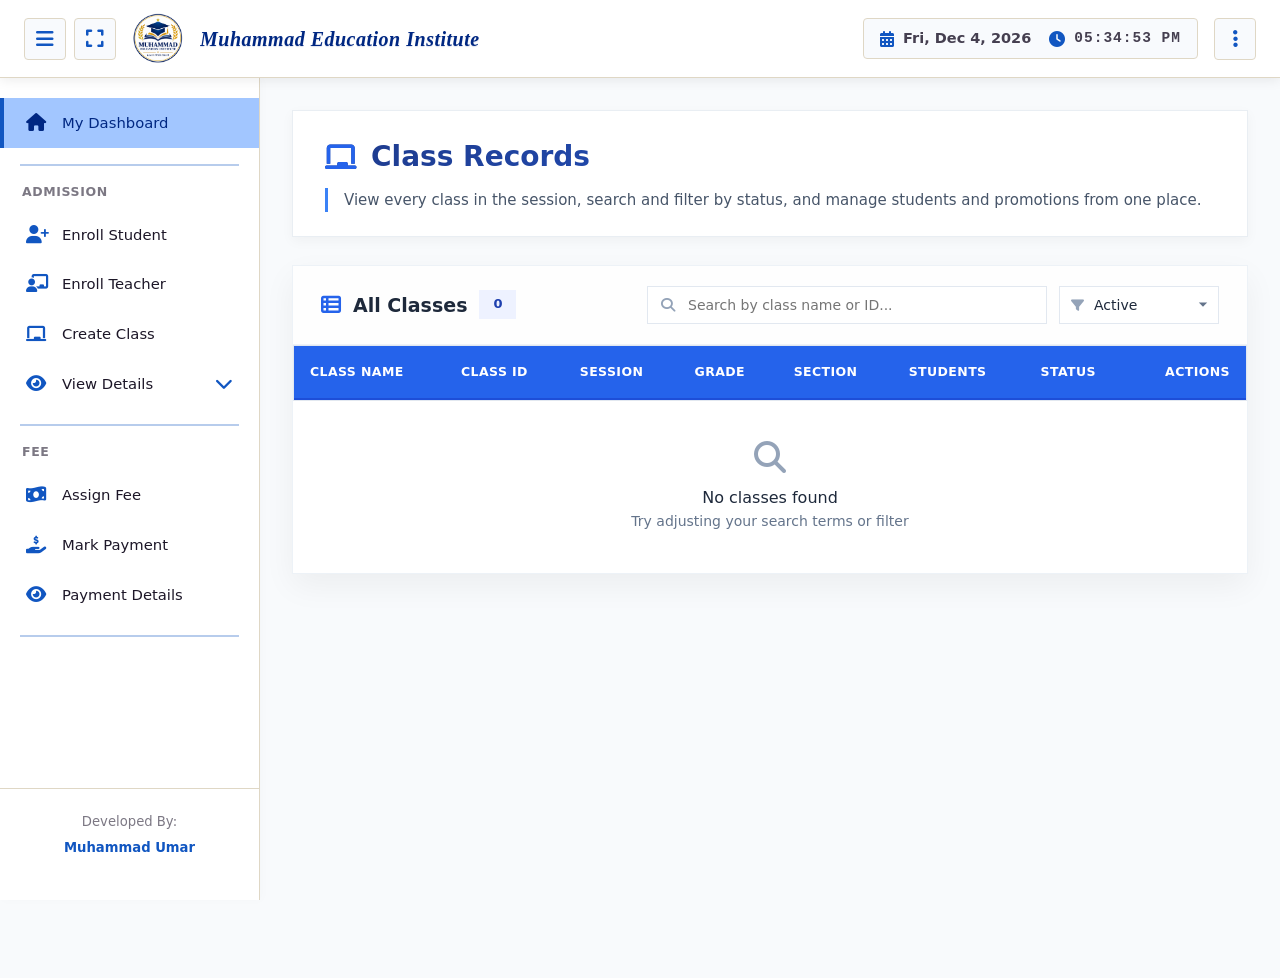
<file: admin/class-details.html>
<!DOCTYPE html>
<html lang="en">
<head>
  <meta charset="UTF-8">
  <meta name="viewport" content="width=device-width, initial-scale=1.0, user-scalable=yes">
  <title>MEI – Class Details</title>
  <link rel="stylesheet" href="https://cdnjs.cloudflare.com/ajax/libs/font-awesome/6.4.0/css/all.min.css">
  <link rel="icon" type="image/png" href="../logo2.png">
  <link rel="stylesheet" href="../components.css">
  <link rel="stylesheet" href="../responsive-components.css">
  <style>
    /* ============================================
       INTERNAL CSS - Unified Design System
       Based on: admission-details.css / enroll.css / view-details.css
       Blue Theme | Full Width | Responsive
       ============================================ */

    /* ===== RESET & GLOBAL ===== */
    * {
      margin: 0;
      padding: 0;
      box-sizing: border-box;
      font-family: 'Segoe UI', Roboto, system-ui, sans-serif;
    }

    body {
      background: #f8fafc;
      color: #1e293b;
      line-height: 1.6;
    }

    /* ===== APP WRAPPER / CONTAINER ===== */
    .app-wrapper {
      display: flex;
      min-height: 100vh;
      width: 100%;
    }

    .app-container {
      display: flex;
      min-height: 100vh;
      width: 100%;
      flex: 1;
    }

    /* ===== MAIN PANEL - FULL WIDTH ===== */
    .main-panel {
      flex: 1;
      padding: 32px;
      width: 100%;
      max-width: 100%;
      min-width: 0;
      background: #f8fafc;
    }

    /* ===== PAGE HEADER ===== */
    .page-header {
      background: white;
      padding: 24px 32px;
      margin-bottom: 28px;
      box-shadow: 0 4px 12px rgba(0, 0, 0, 0.04);
      border: 1px solid #e9eef3;
      width: 100%;
    }

    .page-header h1 {
      font-size: 28px;
      font-weight: 700;
      background: linear-gradient(135deg, #1e3a8a, #2563eb);
      background-clip: text;
      -webkit-background-clip: text;
      color: transparent;
      display: flex;
      align-items: center;
      gap: 14px;
    }

    .page-header h1 i {
      color: #2563eb;
      background: none;
      -webkit-text-fill-color: #2563eb;
    }

    .page-header p {
      color: #475569;
      margin-top: 8px;
      font-size: 15px;
      border-left: 3px solid #3b82f6;
      padding-left: 16px;
    }

    /* ===== DATA CARD - FULL WIDTH ===== */
    .data-card {
      background: white;
      box-shadow: 0 12px 30px rgba(0, 0, 0, 0.05);
      border: 1px solid #edf2f7;
      overflow: hidden;
      width: 100%;
      margin-bottom: 28px;
    }

    .card-header {
      padding: 20px 28px;
      background: #fefefe;
      border-bottom: 1px solid #eef2f8;
      display: flex;
      justify-content: space-between;
      align-items: center;
      flex-wrap: wrap;
      gap: 12px;
    }

    .card-header h2 {
      font-size: 19px;
      font-weight: 700;
      color: #1e293b;
      display: flex;
      align-items: center;
      gap: 12px;
    }

    .card-header h2 i {
      color: #2563eb;
      font-size: 20px;
    }

    /* ===== BADGE COUNT ===== */
    .badge-count {
      background: #eef2ff;
      padding: 4px 14px;
      font-size: 13px;
      font-weight: 700;
      color: #1e40af;
      border-radius: 0;
      white-space: nowrap;
    }

    /* ===== SEARCH & FILTER WRAPPER ===== */
    .search-filter-row {
      display: flex;
      gap: 12px;
      align-items: center;
      flex: 1;
      justify-content: flex-end;
    }

    .search-wrapper {
      position: relative;
      min-width: 260px;
      flex: 1;
      max-width: 400px;
    }

    .search-icon {
      position: absolute;
      left: 14px;
      top: 50%;
      transform: translateY(-50%);
      color: #94a3b8;
      font-size: 14px;
      pointer-events: none;
    }

    .search-input {
      width: 100%;
      padding: 10px 40px 10px 40px;
      border: 1.5px solid #e2e8f0;
      border-radius: 0;
      font-size: 14px;
      color: #1e293b;
      background: white;
      transition: all 0.25s;
    }

    .search-input:focus {
      outline: none;
      border-color: #3b82f6;
      box-shadow: 0 0 0 3px rgba(59, 130, 246, 0.12);
    }

    .search-clear-btn {
      position: absolute;
      right: 12px;
      top: 50%;
      transform: translateY(-50%);
      background: none;
      border: none;
      color: #94a3b8;
      cursor: pointer;
      font-size: 16px;
      padding: 4px;
      display: flex;
      align-items: center;
      justify-content: center;
      transition: color 0.2s;
    }

    .search-clear-btn:hover {
      color: #2563eb;
    }

    /* ===== STATUS FILTER DROPDOWN ===== */
    .filter-wrapper {
      position: relative;
      min-width: 160px;
      flex-shrink: 0;
    }

    .filter-icon {
      position: absolute;
      left: 12px;
      top: 50%;
      transform: translateY(-50%);
      color: #94a3b8;
      font-size: 13px;
      pointer-events: none;
    }

    .filter-select {
      width: 100%;
      padding: 10px 32px 10px 34px;
      border: 1.5px solid #e2e8f0;
      border-radius: 0;
      font-size: 14px;
      color: #1e293b;
      background: white;
      cursor: pointer;
      transition: all 0.25s;
      appearance: none;
      background-image: url("data:image/svg+xml,%3Csvg xmlns='http://www.w3.org/2000/svg' width='10' height='10' viewBox='0 0 12 12'%3E%3Cpath fill='%2364748b' d='M6 8L1 3h10z'/%3E%3C/svg%3E");
      background-repeat: no-repeat;
      background-position: right 10px center;
    }

    .filter-select:focus {
      outline: none;
      border-color: #3b82f6;
      box-shadow: 0 0 0 3px rgba(59, 130, 246, 0.12);
    }

    /* ===== TABLE WRAPPER - AUTO SCROLL ===== */
    .table-wrapper {
      overflow-x: auto;
      overflow-y: visible;
      padding: 0;
      -webkit-overflow-scrolling: touch;
      width: 100%;
      position: relative;
      border: 1.5px solid #e2e8f0;
    }

    /* ===== TABLE - AUTO WIDTH ===== */
    table {
      width: 100%;
      border-collapse: collapse;
      table-layout: auto;
      min-width: 100%;
      white-space: nowrap;
    }

    /* ===== TABLE HEADERS - BLUE THEME ===== */
    th {
      text-align: left;
      padding: 16px 16px;
      background: #2563eb;
      font-weight: 700;
      font-size: 12.5px;
      color: white;
      border-bottom: 2px solid #1d4ed8;
      text-transform: uppercase;
      letter-spacing: 0.4px;
      white-space: nowrap;
      position: sticky;
      top: 0;
      z-index: 10;
    }

    th i {
      color: white;
      margin-right: 6px;
    }

    td {
      padding: 14px 16px;
      border-bottom: 1px solid #f0f2f5;
      font-size: 14px;
      vertical-align: middle;
      white-space: nowrap;
      color: #1e293b;
    }

    td:last-child {
      white-space: nowrap;
    }

    tr:hover {
      background: #fafcff;
    }

    tbody tr:last-child td {
      border-bottom: none;
    }

    /* ===== STATUS SELECT DROPDOWN ===== */
    .status-select {
      padding: 6px 28px 6px 12px;
      font-size: 12.5px;
      font-weight: 600;
      border: 1.5px solid #e2e8f0;
      background: white;
      color: #1e293b;
      cursor: pointer;
      border-radius: 0;
      width: 100%;
      min-width: 92px;
      max-width: 120px;
      white-space: nowrap;
      appearance: none;
      background-image: url("data:image/svg+xml,%3Csvg xmlns='http://www.w3.org/2000/svg' width='10' height='10' viewBox='0 0 12 12'%3E%3Cpath fill='%2364748b' d='M6 8L1 3h10z'/%3E%3C/svg%3E");
      background-repeat: no-repeat;
      background-position: right 8px center;
      transition: all 0.2s;
    }

    .status-select:focus {
      outline: none;
      border-color: #3b82f6;
      box-shadow: 0 0 0 3px rgba(59, 130, 246, 0.12);
    }

    .status-select.active-select {
      background-color: #dbeafe;
      color: #1e40af;
      border-color: #bfdbfe;
      background-image: url("data:image/svg+xml,%3Csvg xmlns='http://www.w3.org/2000/svg' width='10' height='10' viewBox='0 0 12 12'%3E%3Cpath fill='%231e40af' d='M6 8L1 3h10z'/%3E%3C/svg%3E");
    }

    .status-select.graduated-select {
      background-color: #d1fae5;
      color: #065f46;
      border-color: #a7f3d0;
      background-image: url("data:image/svg+xml,%3Csvg xmlns='http://www.w3.org/2000/svg' width='10' height='10' viewBox='0 0 12 12'%3E%3Cpath fill='%23065f46' d='M6 8L1 3h10z'/%3E%3C/svg%3E");
    }

    /* ===== ACTION ICONS ===== */
    .action-icons {
      display: flex;
      gap: 8px;
      align-items: center;
      justify-content: flex-end;
      flex-wrap: nowrap;
      white-space: nowrap;
    }

    .action-icons i {
      width: 32px;
      height: 32px;
      display: inline-flex;
      align-items: center;
      justify-content: center;
      font-size: 13px;
      cursor: pointer;
      border: 1.5px solid #e2e8f0;
      background: #f8fafc;
      color: #475569;
      border-radius: 0;
      transition: all 0.2s ease;
      flex-shrink: 0;
    }

    .action-icons i:hover {
      transform: translateY(-1px);
    }

    .action-icons .view-icon:hover {
      background: #dbeafe;
      color: #1d4ed8;
      border-color: #93c5fd;
    }

    .action-icons .promote-icon:hover {
      background: #d1fae5;
      color: #065f46;
      border-color: #a7f3d0;
    }

    .action-icons .delete-icon:hover {
      background: #fee2e2;
      color: #b91c1c;
      border-color: #fecaca;
    }

    /* ===== STUDENT COUNT BADGE ===== */
    .student-count-badge {
      background: #eef2ff;
      padding: 4px 12px;
      font-size: 12.5px;
      font-weight: 600;
      color: #1e40af;
      display: inline-flex;
      align-items: center;
      gap: 6px;
      white-space: nowrap;
      border-radius: 0;
    }

    .student-count-badge i {
      color: #2563eb;
      font-size: 12px;
    }

    /* ===== NO RESULTS MESSAGE ===== */
    #noResultsMessage {
      text-align: center;
      padding: 40px 20px;
      color: #64748b;
    }

    #noResultsMessage i {
      font-size: 32px;
      display: block;
      margin-bottom: 12px;
      color: #94a3b8;
    }

    #noResultsMessage p:first-of-type {
      font-size: 16px;
      font-weight: 500;
      color: #1e293b;
    }

    #noResultsMessage p:last-of-type {
      font-size: 14px;
    }

    /* ============================================
       PANEL / MODAL STYLES
       ============================================ */

    /* ===== MODAL OVERLAY (Class Details) ===== */
    .modal-overlay {
      position: fixed;
      top: 0;
      left: 0;
      width: 100%;
      height: 100%;
      background: rgba(15, 23, 42, 0.5);
      backdrop-filter: blur(4px);
      z-index: 2000;
      display: flex;
      align-items: center;
      justify-content: center;
      opacity: 0;
      visibility: hidden;
      transition: all 0.3s ease;
    }

    .modal-overlay.active {
      opacity: 1;
      visibility: visible;
    }

    .class-modal-container {
      background: white;
      width: 95%;
      max-width: 1000px;
      max-height: 90vh;
      overflow-y: auto;
      box-shadow: 0 20px 35px rgba(0, 0, 0, 0.2);
      display: flex;
      flex-direction: column;
    }

    /* ===== MODAL HEADER ===== */
    .modal-header-custom {
      padding: 20px 24px;
      background: #2563eb;
      color: white;
      display: flex;
      justify-content: space-between;
      align-items: center;
      position: sticky;
      top: 0;
      z-index: 10;
      flex-shrink: 0;
    }

    .modal-header-custom h2 {
      font-size: 18px;
      font-weight: 700;
      display: flex;
      align-items: center;
      gap: 10px;
      color: white;
    }

    .modal-header-custom h2 i {
      color: white;
    }

    .close-modal-btn {
      background: rgba(255, 255, 255, 0.15);
      border: none;
      width: 36px;
      height: 36px;
      font-size: 16px;
      cursor: pointer;
      color: white;
      transition: all 0.2s;
      display: flex;
      align-items: center;
      justify-content: center;
      flex-shrink: 0;
      border-radius: 0;
    }

    .close-modal-btn:hover {
      background: #ef4444;
      color: white;
    }

    /* ===== CLASS MODAL SPECIFIC ===== */
    .info-summary-grid {
      background: #f8fafc;
      padding: 20px 28px;
      border-bottom: 1px solid #ecf3fa;
      display: grid;
      grid-template-columns: 1fr 1fr;
      gap: 12px 24px;
    }

    .info-summary-item {
      display: flex;
      align-items: baseline;
      gap: 10px;
      font-size: 13.5px;
      padding: 8px 0;
      border-bottom: 1px dashed #e2e8f0;
    }

    .info-summary-item strong {
      min-width: 110px;
      color: #64748b;
      font-weight: 600;
      font-size: 12.5px;
      display: inline-flex;
      align-items: center;
      gap: 6px;
    }

    .info-summary-item strong i {
      color: #2563eb;
      font-size: 12px;
    }

    /* ===== STATUS BADGES ===== */
    .status-badge {
      display: inline-block;
      padding: 5px 12px;
      font-size: 12px;
      font-weight: 700;
      text-align: center;
      min-width: 85px;
      white-space: nowrap;
      border-radius: 0;
    }

    .status-active {
      background: #dbeafe;
      color: #1e40af;
      border: 1px solid #bfdbfe;
    }

    .status-graduated {
      background: #d1fae5;
      color: #065f46;
      border: 1px solid #a7f3d0;
    }

    /* ===== STUDENT GRID IN CLASS MODAL ===== */
    .student-grid-class {
      display: grid;
      grid-template-columns: repeat(auto-fill, minmax(160px, 1fr));
      gap: 16px;
      padding: 20px 28px 28px;
    }

    .student-card-class {
      background: white;
      border: 1.5px solid #e2e8f0;
      padding: 16px 10px 14px;
      text-align: center;
      transition: all 0.2s;
    }

    .student-card-class:hover {
      border-color: #93c5fd;
      box-shadow: 0 4px 12px rgba(37, 99, 235, 0.1);
      transform: translateY(-2px);
    }

    .photo-frame-class {
      width: 100px;
      height: 125px;
      margin: 0 auto 12px;
      background: #eef2ff;
      border: 2px solid #cbd5e1;
      display: flex;
      align-items: center;
      justify-content: center;
      overflow: hidden;
    }

    .student-img-class {
      width: 100%;
      height: 100%;
      object-fit: cover;
    }

    .placeholder-icon-class {
      width: 100%;
      height: 100%;
      display: flex;
      align-items: center;
      justify-content: center;
      background: #eef2ff;
      color: #93c5fd;
      font-size: 36px;
    }

    .student-name-class {
      font-weight: 700;
      color: #1e293b;
      margin: 6px 0 4px;
      font-size: 13px;
      word-break: break-word;
    }

    .student-id-class {
      color: #2563eb;
      font-size: 11px;
      font-weight: 600;
      font-family: 'Courier New', monospace;
      background: white;
      padding: 2px 10px;
      display: inline-block;
    }

    .modal-footer-custom {
      padding: 16px 24px;
      background: #f8fafc;
      border-top: 1px solid #eef2f8;
      text-align: right;
      flex-shrink: 0;
    }

    .modal-footer-custom button {
      background: #f1f5f9;
      border: 1.5px solid #cbd5e1;
      padding: 8px 20px;
      font-size: 13px;
      font-weight: 600;
      cursor: pointer;
      transition: all 0.2s;
      border-radius: 0;
      display: inline-flex;
      align-items: center;
      gap: 8px;
    }

    .modal-footer-custom button i {
      color: #64748b;
    }

    .modal-footer-custom button:hover {
      background: #ef4444;
      color: white;
      border-color: #ef4444;
    }

    .modal-footer-custom button:hover i {
      color: white;
    }

    /* ===== TOAST NOTIFICATIONS ===== */
    .toast-msg {
      position: fixed;
      bottom: 30px;
      right: 30px;
      background: #1e293b;
      color: white;
      padding: 16px 28px;
      font-size: 15px;
      font-weight: 500;
      z-index: 2200;
      box-shadow: 0 8px 30px rgba(0, 0, 0, 0.25);
      display: flex;
      align-items: center;
      gap: 12px;
      animation: slideUp 0.35s ease;
      max-width: 480px;
      border-radius: 0;
    }

    .toast-msg i {
      color: #3b82f6;
      font-size: 20px;
    }

    @keyframes slideUp {
      0% {
        opacity: 0;
        transform: translateY(40px);
      }
      100% {
        opacity: 1;
        transform: translateY(0);
      }
    }

    /* ============================================
       DELETE CONFIRMATION MODAL — GITHUB STYLE
       ============================================ */
    .delete-modal-overlay {
      position: fixed;
      top: 0;
      left: 0;
      width: 100%;
      height: 100%;
      background: rgba(15, 23, 42, 0.55);
      backdrop-filter: blur(4px);
      z-index: 3000;
      display: flex;
      align-items: center;
      justify-content: center;
      opacity: 0;
      visibility: hidden;
      transition: opacity 0.25s ease, visibility 0.25s ease;
    }

    .delete-modal-overlay.active {
      opacity: 1;
      visibility: visible;
    }

    .delete-modal-container {
      background: white;
      width: 95%;
      max-width: 520px;
      max-height: 90vh;
      overflow-y: auto;
      box-shadow: 0 25px 50px -12px rgba(0, 0, 0, 0.35);
      border-radius: 0;
      transform: scale(0.96);
      transition: transform 0.25s cubic-bezier(0.2, 0.9, 0.4, 1.1);
      padding: 0;
    }

    .delete-modal-overlay.active .delete-modal-container {
      transform: scale(1);
    }

    .delete-modal-header {
      padding: 20px 24px 8px 24px;
      display: flex;
      align-items: center;
      gap: 14px;
      border-bottom: none;
    }

    .delete-modal-header .warning-icon {
      background: #fee2e2;
      color: #dc2626;
      width: 44px;
      height: 44px;
      border-radius: 50%;
      display: flex;
      align-items: center;
      justify-content: center;
      font-size: 22px;
      flex-shrink: 0;
    }

    .delete-modal-header h2 {
      font-size: 20px;
      font-weight: 700;
      color: #0f172a;
      margin: 0;
      line-height: 1.3;
    }

    .delete-modal-header h2 small {
      display: block;
      font-size: 14px;
      font-weight: 500;
      color: #64748b;
      margin-top: 2px;
    }

    .delete-modal-body {
      padding: 8px 24px 20px 24px;
    }

    .delete-modal-body p {
      color: #334155;
      font-size: 14px;
      line-height: 1.6;
      margin-bottom: 18px;
    }

    .delete-modal-body .warning-box {
      background: #fef2f2;
      border-left: 4px solid #dc2626;
      padding: 14px 18px;
      border-radius: 0;
      margin-bottom: 22px;
      font-size: 14px;
      color: #7f1d1d;
      display: flex;
      gap: 12px;
      align-items: flex-start;
    }

    .delete-modal-body .warning-box i {
      color: #dc2626;
      font-size: 18px;
      margin-top: 2px;
    }

    .delete-modal-body .warning-box strong {
      color: #991b1b;
    }

    .delete-modal-body label {
      display: block;
      font-weight: 600;
      font-size: 14px;
      color: #1e293b;
      margin-bottom: 8px;
    }

    .delete-modal-body label .req {
      color: #dc2626;
      margin-left: 4px;
    }

    .delete-modal-body .input-hint {
      font-size: 13px;
      color: #64748b;
      margin-top: 6px;
    }

    .delete-modal-body .input-hint code {
      background: #f1f5f9;
      padding: 2px 8px;
      border-radius: 0;
      font-weight: 600;
      color: #0f172a;
      border: 1px solid #e2e8f0;
      font-size: 13px;
    }

    .delete-modal-body input[type="text"] {
      width: 100%;
      padding: 12px 16px;
      font-size: 15px;
      border: 2px solid #e2e8f0;
      border-radius: 0;
      outline: none;
      transition: border-color 0.2s, box-shadow 0.2s;
      font-family: inherit;
      background: #fafcff;
      color: #1e293b;
    }

    .delete-modal-body input[type="text"]:focus {
      border-color: #2563eb;
      box-shadow: 0 0 0 3px rgba(37, 99, 235, 0.15);
      background: white;
    }

    .delete-modal-body input[type="text"].invalid {
      border-color: #dc2626;
      box-shadow: 0 0 0 3px rgba(220, 38, 38, 0.12);
    }

    .delete-modal-footer {
      padding: 16px 24px 24px 24px;
      display: flex;
      gap: 12px;
      justify-content: flex-end;
      border-top: 1px solid #eef2f8;
      margin-top: 8px;
    }

    .delete-modal-footer button {
      padding: 10px 22px;
      font-size: 14px;
      font-weight: 600;
      border-radius: 0;
      cursor: pointer;
      transition: all 0.2s;
      border: 1px solid transparent;
      font-family: inherit;
      display: inline-flex;
      align-items: center;
      gap: 8px;
    }

    .delete-modal-footer .btn-cancel {
      background: #f1f5f9;
      color: #334155;
      border-color: #cbd5e1;
    }

    .delete-modal-footer .btn-cancel:hover {
      background: #e2e8f0;
    }

    .delete-modal-footer .btn-delete {
      background: #dc2626;
      color: white;
      border-color: #dc2626;
    }

    .delete-modal-footer .btn-delete:hover:not(:disabled) {
      background: #b91c1c;
      border-color: #b91c1c;
      transform: translateY(-1px);
      box-shadow: 0 6px 14px rgba(220, 38, 38, 0.3);
    }

    .delete-modal-footer .btn-delete:disabled {
      opacity: 0.5;
      cursor: not-allowed;
      background: #dc2626;
      border-color: #dc2626;
    }

    .delete-modal-footer .btn-delete i {
      font-size: 14px;
    }

    /* ============================================
       FULLY RESPONSIVE BREAKPOINTS
       ============================================ */

    /* ===== TABLET (768px - 1024px) ===== */
    @media (max-width: 1024px) {
      .main-panel {
        padding: 24px 20px;
      }

      .page-header {
        padding: 20px 24px;
      }

      .page-header h1 {
        font-size: 24px;
      }

      .page-header p {
        font-size: 14px;
      }

      .card-header {
        padding: 16px 20px;
      }

      .card-header h2 {
        font-size: 17px;
      }

      .table-wrapper {
        overflow-x: auto;
        -webkit-overflow-scrolling: touch;
      }

      table {
        min-width: 850px;
        width: auto;
      }

      th,
      td {
        padding: 13px 14px;
        font-size: 13px;
      }
    }

    /* ===== MOBILE (768px and below) ===== */
    @media (max-width: 768px) {
      .main-panel {
        padding: 20px 16px;
      }

      .page-header {
        padding: 18px 20px;
      }

      .page-header h1 {
        font-size: 21px;
        gap: 10px;
      }

      .page-header p {
        font-size: 13.5px;
        padding-left: 12px;
        margin-top: 6px;
      }

      .card-header {
        padding: 14px 16px;
        flex-direction: column;
        align-items: stretch;
      }

      .card-header h2 {
        font-size: 16px;
        flex-wrap: wrap;
      }

      .badge-count {
        font-size: 12px;
        padding: 3px 10px;
      }

      /* Search & filter stack */
      .search-filter-row {
        flex-direction: column;
        gap: 8px;
        width: 100%;
      }

      .search-wrapper {
        width: 100%;
        min-width: 0;
        max-width: none;
      }

      .filter-wrapper {
        width: 100%;
        min-width: 0;
      }

      /* Table - Scrollable */
      .table-wrapper {
        overflow-x: auto;
        -webkit-overflow-scrolling: touch;
      }

      table {
        min-width: 720px;
        width: auto;
      }

      th {
        font-size: 11px;
        padding: 10px 10px;
        white-space: nowrap;
      }

      td {
        padding: 10px 10px;
        font-size: 12px;
        white-space: nowrap;
      }

      /* Status select */
      .status-select {
        font-size: 11px;
        padding: 4px 24px 4px 8px;
        min-width: 75px;
        background-position: right 6px center;
      }

      /* Action icons */
      .action-icons {
        gap: 6px;
      }

      .action-icons i {
        width: 28px;
        height: 28px;
        font-size: 11px;
      }

      /* ===== PANELS - FULL WIDTH ===== */
      .class-modal-container {
        width: 96%;
        max-height: 94vh;
      }

      .modal-header-custom {
        padding: 16px 20px;
      }

      .modal-header-custom h2 {
        font-size: 16px;
      }

      .close-modal-btn {
        width: 34px;
        height: 34px;
        font-size: 14px;
      }

      /* Class modal */
      .info-summary-grid {
        grid-template-columns: 1fr;
        padding: 16px 20px;
        gap: 0;
      }

      .info-summary-item {
        padding: 6px 0;
        font-size: 12.5px;
      }

      .info-summary-item strong {
        min-width: 100px;
        font-size: 11.5px;
      }

      .student-grid-class {
        grid-template-columns: repeat(auto-fill, minmax(130px, 1fr));
        padding: 16px 20px;
        gap: 12px;
      }

      .photo-frame-class {
        width: 80px;
        height: 100px;
      }

      .student-card-class {
        padding: 12px 8px 10px;
      }

      .student-name-class {
        font-size: 12px;
      }

      .student-id-class {
        font-size: 10px;
      }

      .modal-footer-custom {
        padding: 14px 20px;
      }

      /* Toast */
      .toast-msg {
        bottom: 20px;
        right: 20px;
        left: 20px;
        padding: 14px 20px;
        font-size: 14px;
        justify-content: center;
        text-align: center;
      }
    }

    /* ===== SMALL MOBILE (480px and below) ===== */
    @media (max-width: 480px) {
      .main-panel {
        padding: 16px 12px;
      }

      .page-header {
        padding: 14px 16px;
      }

      .page-header h1 {
        font-size: 18px;
        gap: 8px;
      }

      .page-header h1 i {
        font-size: 17px;
      }

      .page-header p {
        font-size: 12.5px;
        padding-left: 10px;
      }

      .card-header {
        padding: 12px 14px;
      }

      .card-header h2 {
        font-size: 14px;
        gap: 8px;
      }

      .badge-count {
        font-size: 11px;
        padding: 3px 8px;
      }

      table {
        min-width: 600px;
        width: auto;
      }

      th {
        font-size: 10px;
        padding: 9px 8px;
        letter-spacing: 0;
      }

      td {
        padding: 9px 8px;
        font-size: 11px;
      }

      .status-select {
        font-size: 10px;
        padding: 3px 20px 3px 6px;
        min-width: 65px;
        background-position: right 4px center;
      }

      .action-icons {
        gap: 4px;
      }

      .action-icons i {
        width: 26px;
        height: 26px;
        font-size: 10px;
      }

      /* Panels */
      .modal-header-custom {
        padding: 14px 16px;
      }

      .modal-header-custom h2 {
        font-size: 14px;
        gap: 8px;
      }

      .close-modal-btn {
        width: 30px;
        height: 30px;
        font-size: 13px;
      }

      .info-summary-grid {
        padding: 12px 16px;
      }

      .info-summary-item {
        font-size: 12px;
      }

      .info-summary-item strong {
        min-width: 85px;
        font-size: 11px;
      }

      .student-grid-class {
        grid-template-columns: repeat(auto-fill, minmax(110px, 1fr));
        padding: 12px 16px;
        gap: 10px;
      }

      .photo-frame-class {
        width: 70px;
        height: 88px;
      }

      .student-card-class {
        padding: 10px 6px 8px;
      }

      .student-name-class {
        font-size: 11.5px;
      }

      .student-id-class {
        font-size: 9.5px;
      }

      .modal-footer-custom {
        padding: 12px 16px;
      }

      .modal-footer-custom button {
        padding: 6px 14px;
        font-size: 12px;
      }

      .toast-msg {
        padding: 12px 16px;
        font-size: 13px;
        bottom: 16px;
        right: 16px;
        left: 16px;
      }

      /* Delete modal */
      .delete-modal-container {
        width: 98%;
        max-width: 100%;
      }

      .delete-modal-header {
        padding: 16px 18px 6px 18px;
      }

      .delete-modal-header h2 {
        font-size: 17px;
      }

      .delete-modal-header .warning-icon {
        width: 36px;
        height: 36px;
        font-size: 18px;
      }

      .delete-modal-body {
        padding: 6px 18px 16px 18px;
      }

      .delete-modal-body p {
        font-size: 13px;
      }

      .delete-modal-body .warning-box {
        padding: 12px 14px;
        font-size: 13px;
      }

      .delete-modal-footer {
        padding: 14px 18px 18px 18px;
        flex-direction: column-reverse;
      }

      .delete-modal-footer button {
        width: 100%;
        justify-content: center;
        padding: 12px 18px;
      }
    }

    /* ===== EXTRA SMALL (360px and below) ===== */
    @media (max-width: 360px) {
      .main-panel {
        padding: 10px 8px;
      }

      table {
        min-width: 500px;
        width: auto;
      }

      th {
        font-size: 9px;
        padding: 8px 6px;
      }

      td {
        padding: 8px 6px;
        font-size: 10px;
      }

      .status-select {
        font-size: 9px;
        padding: 2px 18px 2px 4px;
        min-width: 55px;
      }

      .action-icons i {
        width: 24px;
        height: 24px;
        font-size: 10px;
      }

      .student-grid-class {
        grid-template-columns: repeat(auto-fill, minmax(95px, 1fr));
      }

      .photo-frame-class {
        width: 62px;
        height: 78px;
      }

      .modal-header-custom h2 {
        font-size: 13px;
      }
    }

    /* ============================================
       PRINT STYLES
       ============================================ */
    @media print {
      .btn-actions,
      .photo-frame,
      .action-icons,
      .status-select,
      .close-modal-btn,
      .search-filter-row,
      .modal-overlay,
      .delete-modal-overlay,
      .toast-msg {
        display: none !important;
      }

      .data-card {
        box-shadow: none;
        border: 1px solid #ddd;
      }

      .page-header {
        box-shadow: none;
        border: 1px solid #ddd;
      }

      th {
        background: #2563eb !important;
        color: white !important;
        -webkit-print-color-adjust: exact;
        print-color-adjust: exact;
      }

      .table-wrapper {
        overflow: visible !important;
      }

      table {
        min-width: 100% !important;
        width: 100% !important;
      }
    }
  </style>
</head>
<body>
    <!-- Header will be loaded here -->
  <div id="header-placeholder"></div>

  <div class="app-wrapper" id="appWrapper">
    
    <!-- Sidebar will be loaded here -->
    <div id="sidebar-placeholder"></div>

    <!-- Main Content -->
<div class="app-container">
  <main class="main-panel">
    <div class="page-header">
      <h1><i class="fas fa-chalkboard"></i> Class Records</h1>
      <p>View every class in the session, search and filter by status, and manage students and promotions from one place.</p>
    </div>
    <div class="data-card">
      <div class="card-header">
        <h2><i class="fas fa-table-list"></i> All Classes <span class="badge-count" id="classCountBadge">0</span></h2>
        <div class="search-filter-row">
          <div class="search-wrapper">
            <i class="fas fa-search search-icon"></i>
            <input type="text" id="classSearchInput" placeholder="Search by class name or ID..." class="search-input">
            <button class="search-clear-btn" id="clearSearchBtn" style="display: none;"><i class="fas fa-times-circle"></i></button>
          </div>
          <div class="filter-wrapper">
            <i class="fas fa-filter filter-icon"></i>
            <select id="statusFilter" class="filter-select">
              <option value="Active" selected>Active</option>
              <option value="Graduated">Graduated</option>
            </select>
          </div>
        </div>
      </div>
      <div class="table-wrapper">
        <table>
          <thead>
            <tr>
              <th>Class Name</th>
              <th>Class ID</th>
              <th>Session</th>
              <th>Grade</th>
              <th>Section</th>
              <th>Students</th>
              <th>Status</th>
              <th style="text-align: right;">Actions</th>
            </tr>
          </thead>
          <tbody id="classTableBody"></tbody>
        </table>
      </div>
      <div id="noResultsMessage" style="display: none; text-align: center; padding: 40px 20px; color: #64748b;">
        <i class="fas fa-search" style="font-size: 32px; display: block; margin-bottom: 12px; color: #94a3b8;"></i>
        <p style="font-size: 16px; font-weight: 500; color: #1e293b;">No classes found</p>
        <p style="font-size: 14px;">Try adjusting your search terms or filter</p>
      </div>
    </div>
  </main>
</div>

<!-- MODAL overlay for class detail view -->
<div id="classModalOverlay" class="modal-overlay">
  <div class="class-modal-container">
    <div class="modal-header-custom">
      <h2 id="modalClassTitle"><i class="fas fa-id-card"></i> Class Profile</h2>
      <button class="close-modal-btn" id="closeModalBtn"><i class="fas fa-times"></i></button>
    </div>
    <div id="classModalDynamicContent"></div>
    <div class="modal-footer-custom">
      <button id="modalFooterCloseBtn" style="background:#f1f5f9; border:1px solid #cbd5e1; padding: 8px 20px; font-weight:600; cursor:pointer;"><i class="fas fa-times"></i> Close</button>
    </div>
  </div>
</div>

<!-- ===== SECURE DELETE MODAL (GitHub-style) ===== -->
<div id="deleteClassModalOverlay" class="delete-modal-overlay">
  <div class="delete-modal-container">
    <div class="delete-modal-header">
      <div class="warning-icon"><i class="fas fa-exclamation-triangle"></i></div>
      <h2>Delete this class? <small>This action cannot be undone.</small></h2>
    </div>
    <div class="delete-modal-body">
      <p>This will permanently delete the class <strong id="deleteClassDisplayName">—</strong> and remove all associated student records. Please type the class ID to confirm.</p>
      <div class="warning-box">
        <i class="fas fa-skull-crossbones"></i>
        <div>
          <strong>Warning:</strong> All students enrolled in this class will be <strong>permanently removed</strong> from the system. This action cannot be undone.
        </div>
      </div>
      <label>Class ID <span class="req">*</span></label>
      <input type="text" id="deleteClassConfirmInput" placeholder="Type class ID here..." autocomplete="off" spellcheck="false">
      <div class="input-hint">Type <code id="deleteClassExpectedId">—</code> to confirm.</div>
    </div>
    <div class="delete-modal-footer">
      <button class="btn-cancel" id="cancelDeleteBtn"><i class="fas fa-times"></i> Cancel</button>
      <button class="btn-delete" id="confirmDeleteBtn" disabled><i class="fas fa-trash-alt"></i> Delete Class</button>
    </div>
  </div>
</div>

<script src="../components.js"></script>
<script>
    function loadComponents() {
      fetch('header.html')
        .then(response => response.text())
        .then(data => document.getElementById('header-placeholder').innerHTML = data)
        .catch(err => console.error('Error loading header:', err));

      fetch('sidebar.html')
        .then(response => response.text())
        .then(data => document.getElementById('sidebar-placeholder').innerHTML = data)
        .catch(err => console.error('Error loading sidebar:', err));
    }

    window.onload = function() {
      loadComponents();
      setTimeout(() => {
        if (typeof window.initHeaderAndSidebar === 'function') {
          window.initHeaderAndSidebar();
        }
      }, 400);
    };

  // ===== Storage Helpers =====
  function loadClassesFromStorage() {
    const stored = localStorage.getItem('messClasses');
    return stored ? JSON.parse(stored) : [];
  }
  function saveClassesToStorage(data) {
    localStorage.setItem('messClasses', JSON.stringify(data));
  }
  function loadStudentsFromStorage() {
    const stored = localStorage.getItem('messStudents');
    return stored ? JSON.parse(stored) : [];
  }
  function saveStudentsToStorage(data) {
    localStorage.setItem('messStudents', JSON.stringify(data));
  }

  function buildClassesViewModel() {
    const rawClasses = loadClassesFromStorage();
    const allStudents = loadStudentsFromStorage();
    return rawClasses.map(c => {
      const studentsInClass = allStudents
        .filter(s => s.classId === c.id)
        .map(s => ({
          photo: s.photoUrl || null,
          name: s.studentName,
          id: s.regNo,
          fatherName: s.fatherName,
          phone: s.phone || s.phoneNumber || ''
        }));
      return { ...c, students: studentsInClass };
    });
  }

  let classes = buildClassesViewModel();
  let filteredClasses = [...classes];

  function showToast(msg) {
    let t = document.createElement('div');
    t.className = 'toast-msg';
    t.innerHTML = `<i class="fas fa-info-circle"></i> ${msg}`;
    document.body.appendChild(t);
    setTimeout(() => t.remove(), 2200);
  }

  function updateClassCount() {
    document.getElementById('classCountBadge').innerText = filteredClasses.length;
  }

  function renderClassTable(dataToRender = filteredClasses) {
    const tbody = document.getElementById('classTableBody');
    const noResults = document.getElementById('noResultsMessage');
    if (!tbody) return;
    
    if (dataToRender.length === 0) {
      tbody.innerHTML = '';
      noResults.style.display = 'block';
      document.getElementById('classCountBadge').innerText = '0';
      return;
    }
    
    noResults.style.display = 'none';
    
    tbody.innerHTML = dataToRender.map(c => {
      const studentCount = c.students?.length || 0;
      const statusClass = c.status === 'Active' ? 'active-select' : 'graduated-select';
      return `
        <tr>
          <td><strong>${escapeHtml(c.name)}</strong></td>
          <td>${escapeHtml(c.id)}</td>
          <td>${escapeHtml(c.session)}</td>
          <td>${escapeHtml(c.grade)}</td>
          <td>${escapeHtml(c.section)}</td>
          <td><span class="student-count-badge"><i class="fas fa-user-friends"></i> ${studentCount} ${studentCount === 1 ? 'Student' : 'Students'}</span></td>
          <td>
            <select class="status-select ${statusClass}" data-classid="${c.id}" onchange="updateClassStatus('${c.id}', this.value)">
              <option value="Active" ${c.status === 'Active' ? 'selected' : ''}>Active</option>
              <option value="Graduated" ${c.status === 'Graduated' ? 'selected' : ''}>Graduated</option>
            </select>
          </td>
          <td style="text-align: right">
            <div class="action-icons">
              <i class="fas fa-eye view-icon" data-classid="${c.id}" title="View Details"></i>
              <i class="fas fa-arrow-up promote-icon" data-classid="${c.id}" title="Promote Class"></i>
              <i class="fas fa-trash-alt delete-icon" data-classid="${c.id}" title="Delete Class"></i>
            </div>
          </td>
        </tr>
      `;
    }).join('');

    document.querySelectorAll('.view-icon').forEach(icon => {
      icon.addEventListener('click', (e) => {
        e.stopPropagation();
        openClassDetailPanel(icon.dataset.classid);
      });
    });
    document.querySelectorAll('.promote-icon').forEach(icon => {
      icon.addEventListener('click', (e) => {
        e.stopPropagation();
        window.location.href = `make-class.html?edit=${encodeURIComponent(icon.dataset.classid)}`;
      });
    });
    document.querySelectorAll('.delete-icon').forEach(icon => {
      icon.addEventListener('click', (e) => {
        e.stopPropagation();
        // NEW: Open secure delete modal instead of direct confirm
        openDeleteConfirmationModal(icon.dataset.classid);
      });
    });
    
    updateClassCount();
  }

  function filterClasses(searchTerm) {
    const statusFilter = document.getElementById('statusFilter');
    const selectedStatus = statusFilter ? statusFilter.value : 'Active';
    const term = searchTerm.toLowerCase().trim();
    const clearBtn = document.getElementById('clearSearchBtn');
    
    // First filter by status
    let statusFiltered = classes.filter(c => c.status === selectedStatus);
    
    if (!term) {
      filteredClasses = statusFiltered;
      clearBtn.style.display = 'none';
    } else {
      filteredClasses = statusFiltered.filter(c => 
        c.name.toLowerCase().includes(term) || 
        c.id.toLowerCase().includes(term)
      );
      clearBtn.style.display = 'block';
    }
    
    renderClassTable(filteredClasses);
  }

  document.addEventListener('DOMContentLoaded', function() {
    const searchInput = document.getElementById('classSearchInput');
    const clearBtn = document.getElementById('clearSearchBtn');
    const statusFilter = document.getElementById('statusFilter');
    
    if (searchInput) {
      searchInput.addEventListener('input', function() {
        filterClasses(this.value);
      });
      
      searchInput.addEventListener('keydown', function(e) {
        if (e.key === 'Escape') {
          this.value = '';
          filterClasses('');
          this.blur();
        }
      });
    }
    
    if (clearBtn) {
      clearBtn.addEventListener('click', function() {
        if (searchInput) {
          searchInput.value = '';
          filterClasses('');
          searchInput.focus();
        }
      });
    }

    if (statusFilter) {
      statusFilter.addEventListener('change', function() {
        filterClasses(searchInput ? searchInput.value : '');
      });
    }

    // Apply initial status filter (default: Active)
    filterClasses('');
  });

  // ===== Update class status (Active <-> Graduated) =====
  window.updateClassStatus = (classId, newStatus) => {
    const cls = classes.find(c => c.id === classId);
    if (!cls) return;

    cls.status = newStatus;
    persistClasses();

    const searchInput = document.getElementById('classSearchInput');
    filterClasses(searchInput ? searchInput.value : '');

    if (newStatus === 'Graduated') {
      showToast(`🎓 Class marked Graduated — student statuses will show "Graduated"`);
    } else {
      showToast(`✅ Class status updated to ${newStatus}`);
    }
  };

  function persistClasses() {
    const stripped = classes.map(({ students, ...rest }) => rest);
    saveClassesToStorage(stripped);
  }

  // ===== SECURE DELETE MODAL LOGIC (GitHub-style) =====
  let pendingDeleteClassId = null;

  function openDeleteConfirmationModal(classId) {
    const cls = classes.find(c => c.id === classId);
    if (!cls) return;

    pendingDeleteClassId = classId;

    // Populate modal
    document.getElementById('deleteClassDisplayName').textContent = `${escapeHtml(cls.name)} (${escapeHtml(cls.id)})`;
    document.getElementById('deleteClassExpectedId').textContent = escapeHtml(cls.id);
    
    const input = document.getElementById('deleteClassConfirmInput');
    input.value = '';
    input.classList.remove('invalid');
    input.placeholder = `Type "${cls.id}" to confirm...`;
    
    // Reset button state
    const confirmBtn = document.getElementById('confirmDeleteBtn');
    confirmBtn.disabled = true;

    // Show overlay
    document.getElementById('deleteClassModalOverlay').classList.add('active');

    // Focus input
    setTimeout(() => input.focus(), 150);
  }

  function closeDeleteConfirmationModal() {
    document.getElementById('deleteClassModalOverlay').classList.remove('active');
    pendingDeleteClassId = null;
    document.getElementById('deleteClassConfirmInput').classList.remove('invalid');
  }

  // Input validation
  document.getElementById('deleteClassConfirmInput').addEventListener('input', function() {
    const expectedId = document.getElementById('deleteClassExpectedId').textContent;
    const confirmBtn = document.getElementById('confirmDeleteBtn');
    
    if (this.value.trim() === expectedId) {
      confirmBtn.disabled = false;
      this.classList.remove('invalid');
    } else {
      confirmBtn.disabled = true;
      if (this.value.trim().length > 0) {
        this.classList.add('invalid');
      } else {
        this.classList.remove('invalid');
      }
    }
  });

  // Confirm delete
  document.getElementById('confirmDeleteBtn').addEventListener('click', function() {
    const expectedId = document.getElementById('deleteClassExpectedId').textContent;
    const inputVal = document.getElementById('deleteClassConfirmInput').value.trim();
    
    if (inputVal !== expectedId) {
      document.getElementById('deleteClassConfirmInput').classList.add('invalid');
      showToast('❌ Class ID does not match. Please type the exact class ID.');
      return;
    }

    if (!pendingDeleteClassId) return;

    // Perform actual deletion (cascade delete students)
    performClassDeletion(pendingDeleteClassId);
    closeDeleteConfirmationModal();
  });

  // Cancel
  document.getElementById('cancelDeleteBtn').addEventListener('click', closeDeleteConfirmationModal);

  // Close on overlay click
  document.getElementById('deleteClassModalOverlay').addEventListener('click', function(e) {
    if (e.target === this) closeDeleteConfirmationModal();
  });

  // Close on Escape
  document.addEventListener('keydown', function(e) {
    if (e.key === 'Escape' && document.getElementById('deleteClassModalOverlay').classList.contains('active')) {
      closeDeleteConfirmationModal();
    }
  });

  // ===== ACTUAL DELETE LOGIC (cascade delete students) =====
  function performClassDeletion(classId) {
    const allStudents = loadStudentsFromStorage();
    const affectedStudents = allStudents.filter(s => s.classId === classId);
    const affectedCount = affectedStudents.length;

    // Remove class from local array
    classes = classes.filter(c => c.id !== classId);
    persistClasses();

    // Remove students from storage
    if (affectedCount > 0) {
      const remainingStudents = allStudents.filter(s => s.classId !== classId);
      saveStudentsToStorage(remainingStudents);
    }

    // Refresh table
    const searchInput = document.getElementById('classSearchInput');
    filterClasses(searchInput ? searchInput.value : '');

    // Toast
    if (affectedCount > 0) {
      showToast(`🗑️ Class ${classId} + ${affectedCount} student${affectedCount === 1 ? '' : 's'} deleted`);
    } else {
      showToast(`🗑️ Class ${classId} deleted`);
    }
  }

  function escapeHtml(str) { 
    if (!str) return ''; 
    return str.replace(/[&<>]/g, m => m === '&' ? '&amp;' : m === '<' ? '&lt;' : '&gt;'); 
  }

  function openClassDetailPanel(classId) {
    const cls = classes.find(c => c.id === classId);
    if (!cls) return;
    const studentsList = cls.students || [];
    const studentsHtml = studentsList.map(s => {
      const photoHtml = s.photo ? `<img src="${s.photo}" class="student-img-class" alt="student">` : `<div class="placeholder-icon-class"><i class="fas fa-user-graduate"></i></div>`;
      return `
        <div class="student-card-class">
          <div class="photo-frame-class">${photoHtml}</div>
          <div class="student-name-class">${escapeHtml(s.name)}</div>
          <div class="student-id-class">${escapeHtml(s.id)}</div>
          <div style="font-size:12px; color:#475569; margin-top:6px;">${escapeHtml(s.fatherName || '—')}</div>
          <div style="font-size:11px; color:#64748b;">${escapeHtml(s.phone || '')}</div>
        </div>
      `;
    }).join('');

    const statusBadgeClass = cls.status === 'Active' ? 'status-active' : 'status-graduated';
    const modalContent = `
      <div style="padding: 0;">
        <div class="info-summary-grid">
          <div class="info-summary-item"><strong><i class="fas fa-tag"></i> Class ID:</strong> <span>${escapeHtml(cls.id)}</span></div>
          <div class="info-summary-item"><strong><i class="fas fa-calendar"></i> Session:</strong> <span>${escapeHtml(cls.session)}</span></div>
          <div class="info-summary-item"><strong><i class="fas fa-chart-line"></i> Grade:</strong> <span>${escapeHtml(cls.grade)}</span></div>
          <div class="info-summary-item"><strong><i class="fas fa-layer-group"></i> Section:</strong> <span>${escapeHtml(cls.section)}</span></div>
          <div class="info-summary-item"><strong><i class="fas fa-users"></i> Total Students:</strong> <span><strong style="color:#2563eb;">${studentsList.length}</strong> enrolled</span></div>
          <div class="info-summary-item"><strong><i class="fas fa-flag-checkered"></i> Status:</strong> <span><span class="status-badge ${statusBadgeClass}">${cls.status}</span></span></div>
        </div>
        <div style="border-top: 1px solid #eef2f8; padding: 20px 28px 8px 28px;">
          <h4 style="display:flex; align-items:center; gap:10px; font-size:16px; font-weight:700; color:#1e293b;"><i class="fas fa-id-card"></i> Students — Official Photo Frame</h4>
        </div>
        <div class="student-grid-class">
          ${studentsList.length ? studentsHtml : '<div style="grid-column:1/-1; text-align:center; padding:48px; color:#64748b;"><i class="fas fa-user-slash"></i> No students enrolled in this class</div>'}
        </div>
      </div>
    `;
    document.getElementById('classModalDynamicContent').innerHTML = modalContent;
    document.getElementById('modalClassTitle').innerHTML = `<i class="fas fa-chalkboard-user"></i> ${escapeHtml(cls.name)}`;
    document.getElementById('classModalOverlay').classList.add('active');
  }

  function closeClassModal() {
    document.getElementById('classModalOverlay').classList.remove('active');
  }

  document.getElementById('closeModalBtn').addEventListener('click', closeClassModal);
  document.getElementById('modalFooterCloseBtn').addEventListener('click', closeClassModal);
  document.getElementById('classModalOverlay').addEventListener('click', (e) => {
    if (e.target === document.getElementById('classModalOverlay')) closeClassModal();
  });
  document.addEventListener('keydown', (e) => {
    if (e.key === 'Escape' && document.getElementById('classModalOverlay').classList.contains('active')) closeClassModal();
  });

  filteredClasses = [...classes];
  renderClassTable();
</script>
</body>
</html>
</file>
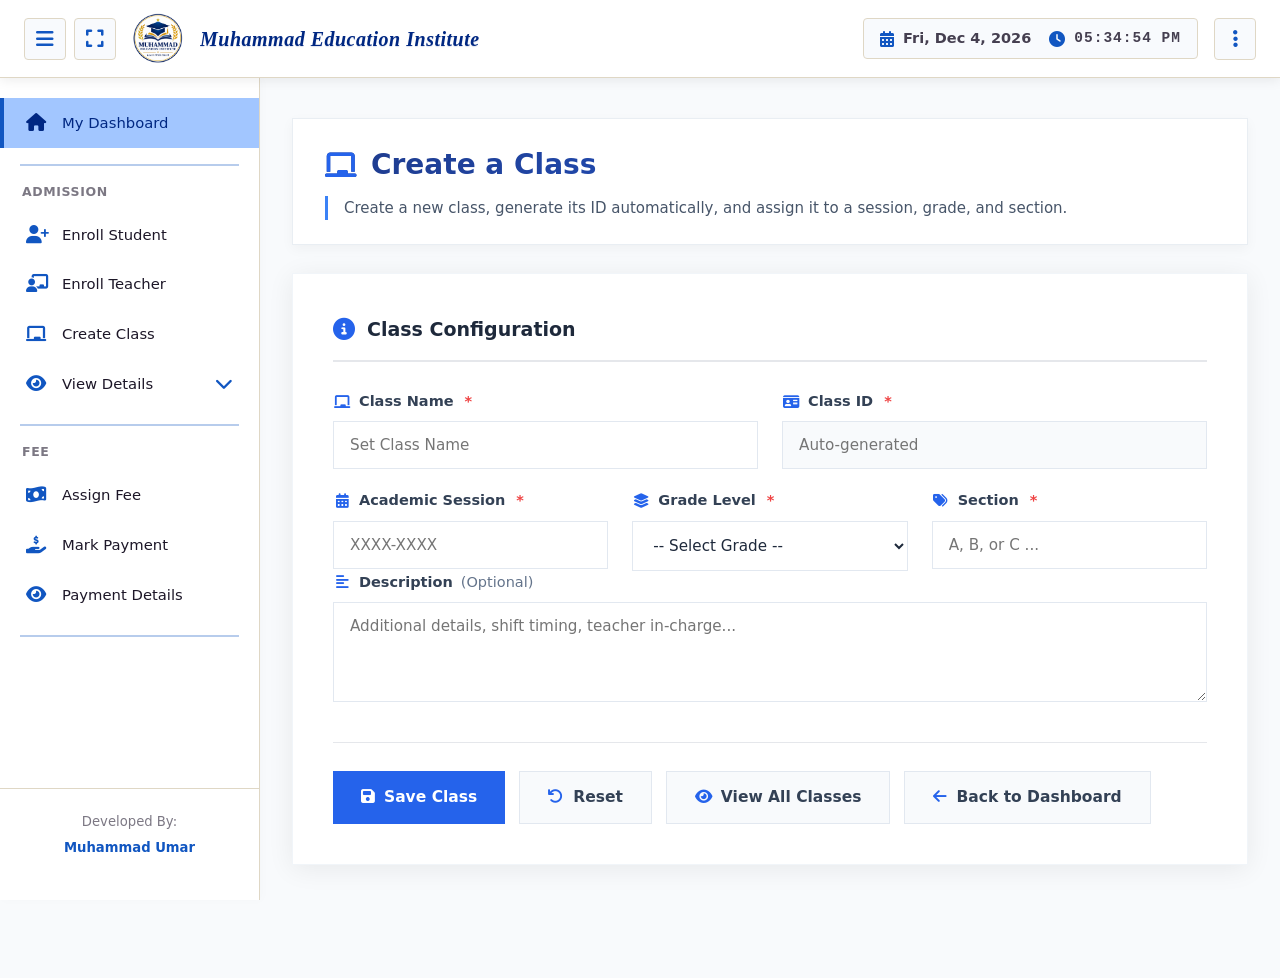
<file: admin/create-class.html>
<!DOCTYPE html>
<html lang="en">
<head>
  <meta charset="UTF-8">
  <meta name="viewport" content="width=device-width, initial-scale=1.0">
  <title>MEI – Create a Class</title>
  <link rel="stylesheet" href="https://cdnjs.cloudflare.com/ajax/libs/font-awesome/6.4.0/css/all.min.css">
  <link rel="stylesheet" href="../components.css">
  <link rel="stylesheet" href="../responsive-components.css">
  <style>
    /* ============================================
       INTERNAL CSS - Unified Design System
       Based on: enroll.css / fee.css / view-details.css
       Blue Theme | Full Width | Responsive
       ============================================ */

    /* ===== RESET & BASE ===== */
    * {
      margin: 0;
      padding: 0;
      box-sizing: border-box;
      font-family: 'Segoe UI', system-ui, Roboto, sans-serif;
    }

    body {
      background: #f8fafc;
      color: #1e293b;
      line-height: 1.6;
    }

    /* ===== MAIN PANEL ===== */
    .main-panel {
      flex: 1;
      padding: 40px 32px;
      background: #f8fafc;
      min-height: calc(100vh - 70px);
    }

    /* ===== PAGE HEADER ===== */
    .page-header {
      background: white;
      padding: 24px 32px;
      margin-bottom: 28px;
      box-shadow: 0 4px 12px rgba(0, 0, 0, 0.04);
      border: 1px solid #e9eef3;
    }

    .page-header .header-content h1 {
      font-size: 28px;
      font-weight: 700;
      background: linear-gradient(135deg, #1e3a8a, #2563eb);
      background-clip: text;
      -webkit-background-clip: text;
      color: transparent;
      display: flex;
      align-items: center;
      gap: 14px;
    }

    .page-header .header-content h1 i {
      color: #2563eb;
      background: none;
      -webkit-text-fill-color: #2563eb;
    }

    .page-header .header-content p {
      color: #475569;
      margin-top: 8px;
      font-size: 15px;
      border-left: 3px solid #3b82f6;
      padding-left: 16px;
    }

    /* ===== CARDS ===== */
    .card {
      background: white;
      padding: 40px;
      box-shadow: 0 4px 25px rgba(0, 0, 0, 0.07);
      border: 1px solid #f1f5f9;
      margin-bottom: 28px;
    }

    .card-title {
      font-size: 19px;
      font-weight: 700;
      color: #1e293b;
      margin-bottom: 28px;
      padding-bottom: 16px;
      border-bottom: 2px solid #e5e7eb;
      display: flex;
      align-items: center;
      gap: 12px;
    }

    .card-title i {
      color: #2563eb;
      font-size: 22px;
    }

    /* ===== GRID LAYOUTS ===== */
    .form-grid-3cols {
      display: grid;
      grid-template-columns: repeat(3, 1fr);
      gap: 24px;
    }

    .form-grid-2cols {
      display: grid;
      grid-template-columns: repeat(2, 1fr);
      gap: 24px;
    }

    .form-grid-full {
      display: grid;
      grid-template-columns: 1fr;
      gap: 24px;
    }

    /* ===== FORM GROUPS ===== */
    .form-group {
      display: flex;
      flex-direction: column;
      gap: 8px;
    }

    .form-group label {
      font-size: 14.5px;
      font-weight: 600;
      color: #334155;
      display: flex;
      align-items: center;
      gap: 8px;
    }

    .form-group label i {
      color: #2563eb;
      width: 18px;
      text-align: center;
    }

    .req {
      color: #ef4444;
      margin-left: 3px;
    }

    /* ===== FORM CONTROLS ===== */
    .form-control {
      padding: 14px 16px;
      border: 1.5px solid #e2e8f0;
      border-radius: 0;
      font-size: 15.2px;
      color: #1e293b;
      transition: all 0.25s;
      background: white;
      width: 100%;
    }

    .form-control:focus {
      outline: none;
      border-color: #3b82f6;
      box-shadow: 0 0 0 4px rgba(59, 130, 246, 0.12);
    }

    .form-control:disabled {
      background: #f8fafc;
      color: #64748b;
      cursor: not-allowed;
    }

    .form-control[readonly] {
      background: #f8fafc;
      color: #64748b;
      cursor: not-allowed;
    }

    select.form-control {
      cursor: pointer;
    }

    textarea.form-control {
      resize: vertical;
      min-height: 100px;
    }

    /* ===== BUTTONS ===== */
    .btn-actions {
      display: flex;
      flex-wrap: wrap;
      gap: 14px;
      margin-top: 40px;
      padding-top: 28px;
      border-top: 1px solid #e5e7eb;
    }

    .btn {
      padding: 13px 28px;
      border: none;
      border-radius: 0;
      font-size: 15.5px;
      font-weight: 600;
      cursor: pointer;
      transition: all 0.25s;
      display: inline-flex;
      align-items: center;
      gap: 9px;
      text-decoration: none;
    }

    .btn i {
      color: inherit;
    }

    .btn-primary {
      background: #2563eb;
      color: white;
    }

    .btn-primary i {
      color: white;
    }

    .btn-primary:hover {
      background: #1d4ed8;
      transform: translateY(-2px);
      box-shadow: 0 8px 20px rgba(37, 99, 235, 0.3);
    }

    .btn-secondary {
      background: #f8fafc;
      color: #334155;
      border: 1.5px solid #e2e8f0;
    }

    .btn-secondary i {
      color: #2563eb;
    }

    .btn-secondary:hover {
      background: #f1f5f9;
      border-color: #cbd5e1;
    }

    /* ===== TOAST NOTIFICATIONS ===== */
    .toast-msg {
      position: fixed;
      bottom: 30px;
      right: 30px;
      background: #1e293b;
      color: white;
      padding: 16px 28px;
      border-radius: 0;
      font-size: 15px;
      font-weight: 500;
      z-index: 9999;
      box-shadow: 0 8px 30px rgba(0, 0, 0, 0.25);
      display: flex;
      align-items: center;
      gap: 12px;
      animation: slideUp 0.35s ease;
    }

    .toast-msg i {
      color: #3b82f6;
      font-size: 20px;
    }

    .toast-msg.toast-success {
      background: #065f46;
    }

    .toast-msg.toast-success i {
      color: #6ee7b7;
    }

    @keyframes slideUp {
      0% { opacity: 0; transform: translateY(40px); }
      100% { opacity: 1; transform: translateY(0); }
    }

    /* ===== RESPONSIVE BREAKPOINTS ===== */

    /* ===== LARGE DESKTOP (1200px and below) ===== */
    @media (max-width: 1200px) {
      .form-grid-3cols {
        grid-template-columns: repeat(2, 1fr);
      }
    }

    /* ===== TABLET / SMALL DESKTOP (992px and below) ===== */
    @media (max-width: 992px) {
      .main-panel {
        padding: 32px 24px;
      }

      .page-header {
        padding: 20px 24px;
      }

      .page-header .header-content h1 {
        font-size: 24px;
      }

      .page-header .header-content p {
        font-size: 14px;
      }

      .card {
        padding: 32px 24px;
      }

      .card-title {
        font-size: 17px;
      }
    }

    /* ===== MOBILE (768px and below) ===== */
    @media (max-width: 768px) {
      .main-panel {
        padding: 24px 20px;
      }

      .page-header {
        padding: 20px 24px;
      }

      .page-header .header-content h1 {
        font-size: 22px;
      }

      .page-header .header-content p {
        font-size: 14px;
        padding-left: 12px;
      }

      .card {
        padding: 24px;
      }

      .card-title {
        font-size: 17px;
      }

      /* All grids become single column */
      .form-grid-3cols,
      .form-grid-2cols {
        grid-template-columns: 1fr;
      }

      .btn-actions {
        flex-direction: column;
      }

      .btn {
        justify-content: center;
        padding: 12px 20px;
        font-size: 14px;
      }

      .form-control {
        padding: 12px 14px;
        font-size: 14px;
      }

      .form-group label {
        font-size: 13.5px;
      }

      .form-group label i {
        width: 16px;
        font-size: 14px;
      }

      .toast-msg {
        bottom: 20px;
        right: 20px;
        left: 20px;
        padding: 14px 20px;
        font-size: 14px;
        text-align: center;
        justify-content: center;
      }
    }

    /* ===== SMALL MOBILE (480px and below) ===== */
    @media (max-width: 480px) {
      .main-panel {
        padding: 16px 12px;
      }

      .page-header {
        padding: 16px 18px;
      }

      .page-header .header-content h1 {
        font-size: 19px;
      }

      .page-header .header-content p {
        font-size: 13px;
        padding-left: 10px;
      }

      .card {
        padding: 18px 16px;
      }

      .card-title {
        font-size: 15px;
        margin-bottom: 20px;
        padding-bottom: 12px;
      }

      .card-title i {
        font-size: 18px;
      }

      .form-control {
        padding: 10px 12px;
        font-size: 13.5px;
      }

      .btn {
        padding: 10px 16px;
        font-size: 13px;
        gap: 6px;
      }

      .btn-actions {
        gap: 10px;
        margin-top: 28px;
        padding-top: 20px;
      }

      .req {
        font-size: 12px;
      }

      .toast-msg {
        padding: 12px 16px;
        font-size: 13px;
        bottom: 16px;
        right: 16px;
        left: 16px;
      }

      .form-group label i {
        width: 14px;
        font-size: 13px;
      }
    }

    /* ===== PRINT STYLES ===== */
    @media print {
      .btn-actions {
        display: none;
      }
      .card {
        box-shadow: none;
        border: 1px solid #ddd;
      }
      .page-header {
        box-shadow: none;
        border: 1px solid #ddd;
      }
    }
  </style>
</head>
<body>
  <!-- Header will be loaded here -->
  <div id="header-placeholder"></div>

  <div class="app-wrapper" id="appWrapper">
    <!-- Sidebar will be loaded here -->
    <div id="sidebar-placeholder"></div>

    <main class="main-panel">
      <div class="page-header">
  <div class="header-content">
    <h1>
      <i class="fas fa-chalkboard icon"></i>
      <span id="pageTitleText">Create a Class</span>
    </h1>
    <p id="pageSubtitle">Create a new class, generate its ID automatically, and assign it to a session, grade, and section.</p>
  </div>
</div>

      <div class="card">
        <div class="card-title">
          <i class="fas fa-info-circle"></i> Class Configuration
          <span id="editLockNotice" style="display:none; font-size:12px; font-weight:600; color:#b45309; background:#fef3c7; padding:4px 10px; border-radius:6px;">
            <i class="fas fa-lock"></i> Promote Mode: Only Grade can be updated
          </span>
        </div>

        <form id="classForm" onsubmit="handleClassSubmit(event)">
          <div class="form-grid-2cols">
            <div class="form-group">
              <label><i class="fas fa-chalkboard"></i> Class Name <span class="req">*</span></label>
              <input type="text" class="form-control" id="className" placeholder="Set Class Name" oninput="updateClassId()" required>
            </div>
            <div class="form-group">
              <label><i class="fas fa-id-card"></i> Class ID <span class="req">*</span></label>
              <input type="text" class="form-control" id="classId" placeholder="Auto-generated" readonly required>
            </div>
          </div>

          <div class="form-grid-3cols" style="margin-top: 20px;">
            <div class="form-group">
              <label><i class="fas fa-calendar-alt"></i> Academic Session <span class="req">*</span></label>
              <input type="text" class="form-control" id="session" placeholder="XXXX-XXXX" maxlength="9" required>
            </div>
            <div class="form-group">
              <label><i class="fas fa-layer-group"></i> Grade Level <span class="req">*</span></label>
              <select class="form-control" id="grade" required>
                <option value="">-- Select Grade --</option>
                <option>Pre-Nursery</option>
                <option>Nursery</option>
                <option>Post-Nursery</option>
                <option>Grade 1</option>
                <option>Grade 2</option>
                <option>Grade 3</option>
                <option>Grade 4</option>
                <option>Grade 5</option>
                <option>Grade 6</option>
                <option>Grade 7</option>
                <option>Grade 8</option>
                <option>Pre-9</option>
                <option>Grade 9</option>
                <option>Grade 10</option>
              </select>
            </div>
            <div class="form-group">
              <label><i class="fas fa-tags"></i> Section <span class="req">*</span></label>
              <input type="text" class="form-control" id="section" placeholder="A, B, or C ..." maxlength="4" required>
            </div>
          </div>

          <div class="form-grid-full">
            <div class="form-group">
              <label><i class="fas fa-align-left"></i> Description <span style="color:#64748b;font-weight:400;">(Optional)</span></label>
              <textarea class="form-control" id="description" rows="3" placeholder="Additional details, shift timing, teacher in-charge..."></textarea>
            </div>
          </div>

          <div class="btn-actions">
            <button type="submit" class="btn btn-primary" id="submitBtn">
              <i class="fas fa-save"></i> Save Class
            </button>
            <button type="button" class="btn btn-secondary" onclick="resetClassForm()">
              <i class="fas fa-undo"></i> Reset
            </button>
            <a href="class-details.html" class="btn btn-secondary">
              <i class="fas fa-eye"></i> View All Classes
            </a>
            <a href="dashboard.html" class="btn btn-secondary">
              <i class="fas fa-arrow-left"></i> Back to Dashboard
            </a>
          </div>
        </form>
      </div>
    </main>
  </div>

  <script src="../components.js"></script>
  <script>
    let editingClassId = null;

    // ================= COMPONENT LOADING (HEADER & SIDEBAR) =================
    function loadComponents() {
      // Load Header
      fetch('header.html')
        .then(response => response.text())
        .then(data => {
          document.getElementById('header-placeholder').innerHTML = data;
        })
        .catch(err => console.error('Error loading header:', err));

      // Load Sidebar
      fetch('sidebar.html')
        .then(response => response.text())
        .then(data => {
          document.getElementById('sidebar-placeholder').innerHTML = data;
        })
        .catch(err => console.error('Error loading sidebar:', err));
    }

    // ================= STORAGE HELPERS =================
    function loadClasses() {
      try {
        const stored = localStorage.getItem('messClasses');
        return stored ? JSON.parse(stored) : [];
      } catch (e) {
        return [];
      }
    }

    function saveClasses(classes) {
      localStorage.setItem('messClasses', JSON.stringify(classes));
    }

    function loadStudents() {
      try {
        const stored = localStorage.getItem('messStudents');
        return stored ? JSON.parse(stored) : [];
      } catch (e) {
        return [];
      }
    }

    function saveStudents(students) {
      localStorage.setItem('messStudents', JSON.stringify(students));
    }

    // ================= TOAST HELPERS =================
    // Generic info/warning toast (blue info icon)
    function showToast(msg) {
      let t = document.createElement('div');
      t.className = 'toast-msg';
      t.innerHTML = `<i class="fas fa-info-circle"></i> ${msg}`;
      document.body.appendChild(t);
      setTimeout(() => t.remove(), 2400);
    }

    // Success toast (green style) — used for class created / promoted
    function showSuccessToast(msg) {
      let t = document.createElement('div');
      t.className = 'toast-msg toast-success';
      t.innerHTML = `<i class="fas fa-check-circle"></i> ${msg}`;
      document.body.appendChild(t);
      setTimeout(() => t.remove(), 2600);
    }

    // Initialize everything after components are loaded
    window.addEventListener('load', function() {
      loadComponents();

      // Give time for HTML to load then initialize JS
      setTimeout(() => {
        if (typeof window.initHeaderAndSidebar === 'function') {
          window.initHeaderAndSidebar();
        }
      }, 400);

      // Existing page initialization
      attachSessionFormatter();

      const params = new URLSearchParams(window.location.search);
      const editId = params.get('edit');
      if (editId) {
        enterPromoteMode(editId);
      }
    });

    function generateClassId(name) {
      if (!name || !name.trim()) return '';
      let base = name.trim().toUpperCase().replace(/[^A-Z0-9\s]/g, '');
      const words = base.split(/\s+/);
      let shortId = '';
      if (words.length === 1) {
        shortId = words[0].substring(0, 3);
      } else {
        const max = Math.min(words.length, 3);
        for (let i = 0; i < max; i++) shortId += words[i].charAt(0);
      }
      const randomNum = Math.floor(Math.random() * 900) + 100;
      return `CLS-${shortId}-${randomNum}`;
    }

    function updateClassId() {
      if (editingClassId) return;
      const name = document.getElementById('className').value.trim();
      const idInput = document.getElementById('classId');
      if (!name) {
        idInput.value = '';
        return;
      }
      idInput.value = generateClassId(name);
    }

    function attachSessionFormatter() {
      const sessionInput = document.getElementById('session');
      if (!sessionInput) return;
      sessionInput.addEventListener('input', function() {
        let digits = this.value.replace(/\D/g, '').substring(0, 8);
        if (digits.length > 4) {
          this.value = digits.substring(0, 4) + '-' + digits.substring(4);
        } else if (digits.length === 4) {
          this.value = digits + '-';
        } else {
          this.value = digits;
        }
      });
    }

    function enterPromoteMode(classId) {
      const classes = loadClasses();
      const cls = classes.find(c => c.id === classId);
      if (!cls) {
        showToast('⚠️ Class not found');
        return;
      }

      editingClassId = classId;
      document.getElementById('pageTitleText').textContent = 'Promote Class';
      document.getElementById('pageSubtitle').textContent = `Promote "${cls.name}" to the next grade. All enrolled students will automatically be promoted.`;
      document.getElementById('submitBtn').innerHTML = '<i class="fas fa-arrow-up"></i> Promote Class';
      document.getElementById('editLockNotice').style.display = 'inline-block';

      const nameInput = document.getElementById('className');
      nameInput.value = cls.name;
      nameInput.readOnly = true;

      const idInput = document.getElementById('classId');
      idInput.value = cls.id;

      const sessionInput = document.getElementById('session');
      sessionInput.value = cls.session || '';
      sessionInput.readOnly = true;

      const sectionInput = document.getElementById('section');
      sectionInput.value = cls.section || '';
      sectionInput.readOnly = true;

      document.getElementById('grade').value = cls.grade || '';
      document.getElementById('description').value = cls.description || '';
    }

    function handleClassSubmit(e) {
      e.preventDefault();

      const className = document.getElementById('className').value.trim();
      const classId = document.getElementById('classId').value.trim();
      const session = document.getElementById('session').value.trim();
      const grade = document.getElementById('grade').value;
      const section = document.getElementById('section').value.trim().toUpperCase();
      const description = document.getElementById('description').value.trim();

      if (!className || !classId || !session || !grade || !section) {
        showToast('⚠️ Please fill all required fields');
        return;
      }

      const classes = loadClasses();

      // EDIT / PROMOTE MODE
      if (editingClassId) {
        const idx = classes.findIndex(c => c.id === editingClassId);
        if (idx === -1) {
          showToast('⚠️ Class record not found');
          return;
        }

        const oldGrade = classes[idx].grade;
        classes[idx].grade = grade;
        classes[idx].description = description;

        saveClasses(classes);

        // Cascade grade promotion to students
        let studentCount = 0;
        if (oldGrade !== grade) {
          const students = loadStudents();
          students.forEach(s => {
            if (s.classId === editingClassId) {
              s.grade = grade;
              studentCount++;
            }
          });
          saveStudents(students);
        }

        if (oldGrade !== grade) {
          showSuccessToast(`Class promoted to ${grade} — ${studentCount} student(s) updated`);
        } else {
          showSuccessToast(`Class details updated successfully`);
        }

        setTimeout(() => {
          window.location.href = 'class-details.html';
        }, 1000);
        return;
      }

      // CREATE MODE
      if (classes.some(c => c.id.toLowerCase() === classId.toLowerCase())) {
        showToast(`⚠️ Class ID "${classId}" already exists`);
        return;
      }

      const newClass = {
        id: classId,
        name: className,
        session: session,
        grade: grade,
        section: section,
        description: description,
        status: 'Active',
        createdDate: new Date().toLocaleString('en-PK', { hour12: true })
      };

      classes.push(newClass);
      saveClasses(classes);
      showSuccessToast(`Class "${className}" is created successfully`);
      resetClassForm();
    }

    function resetClassForm() {
      if (editingClassId) {
        window.location.href = 'class-details.html';
        return;
      }
      document.getElementById('classForm').reset();
      document.getElementById('classId').value = '';
    }
  </script>
</body>
</html>
</file>
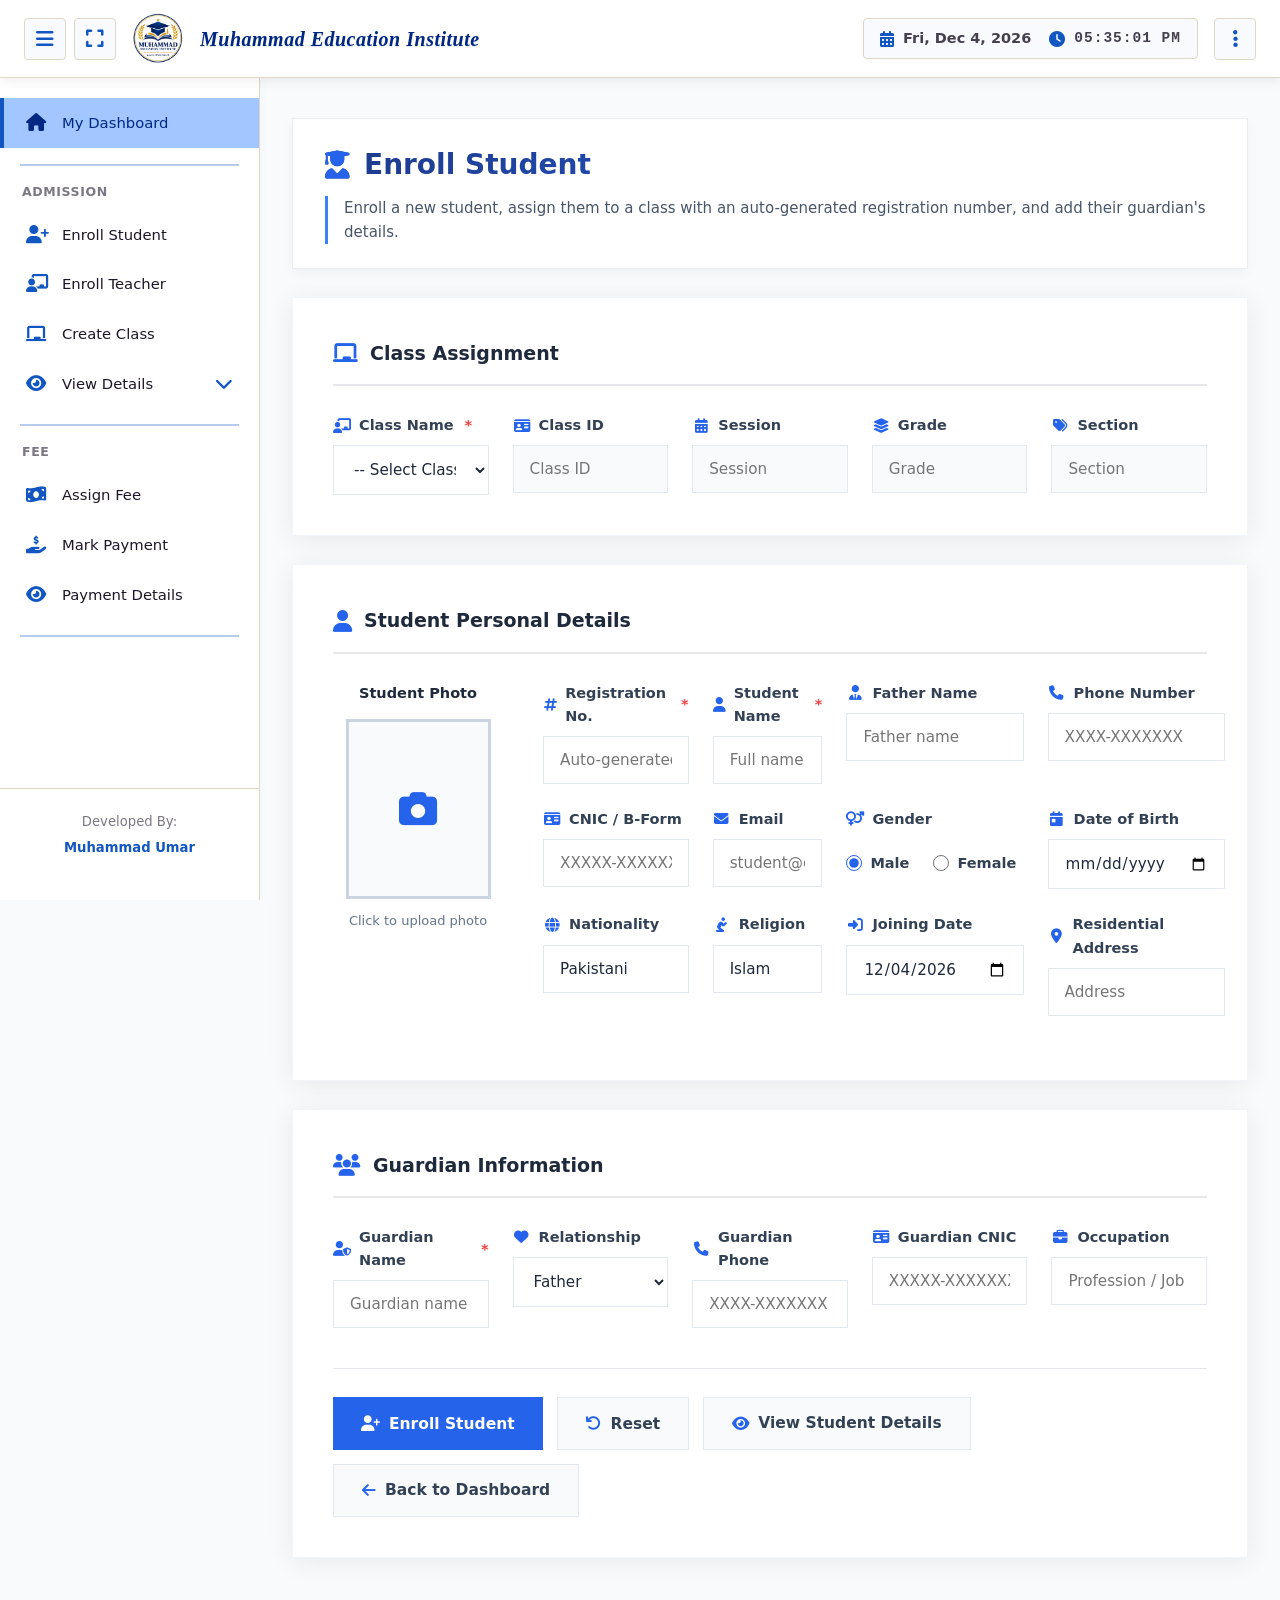
<file: admin/enroll-student.html>
<!DOCTYPE html>
<html lang="en">
<head>
  <meta charset="UTF-8">
  <meta name="viewport" content="width=device-width, initial-scale=1.0">
  <title>MEI – Enroll Student</title>
  <link rel="stylesheet" href="https://cdnjs.cloudflare.com/ajax/libs/font-awesome/6.4.0/css/all.min.css">
  <link rel="stylesheet" href="../components.css">
  <link rel="stylesheet" href="../responsive-components.css">
  <style>
    /* ============================================
       INTERNAL CSS - Unified Design System
       Based on: enroll.css / fee.css / view-details.css
       Blue Theme | Full Width | Responsive
       ============================================ */

    /* ===== RESET & BASE ===== */
    * {
      margin: 0;
      padding: 0;
      box-sizing: border-box;
      font-family: 'Segoe UI', system-ui, Roboto, sans-serif;
    }

    body {
      background: #f8fafc;
      color: #1e293b;
      line-height: 1.6;
    }

    /* ===== MAIN PANEL ===== */
    .main-panel {
      flex: 1;
      padding: 40px 32px;
      background: #f8fafc;
      min-height: calc(100vh - 70px);
    }

    /* ===== PAGE HEADER ===== */
    .page-header {
      background: white;
      padding: 24px 32px;
      margin-bottom: 28px;
      box-shadow: 0 4px 12px rgba(0, 0, 0, 0.04);
      border: 1px solid #e9eef3;
    }

    .page-header .header-content h1 {
      font-size: 28px;
      font-weight: 700;
      background: linear-gradient(135deg, #1e3a8a, #2563eb);
      background-clip: text;
      -webkit-background-clip: text;
      color: transparent;
      display: flex;
      align-items: center;
      gap: 14px;
    }

    .page-header .header-content h1 i {
      color: #2563eb;
      background: none;
      -webkit-text-fill-color: #2563eb;
    }

    .page-header .header-content p {
      color: #475569;
      margin-top: 8px;
      font-size: 15px;
      border-left: 3px solid #3b82f6;
      padding-left: 16px;
    }

    /* ===== CARDS ===== */
    .card {
      background: white;
      padding: 40px;
      box-shadow: 0 4px 25px rgba(0, 0, 0, 0.07);
      border: 1px solid #f1f5f9;
      margin-bottom: 28px;
    }

    .card-title {
      font-size: 19px;
      font-weight: 700;
      color: #1e293b;
      margin-bottom: 28px;
      padding-bottom: 16px;
      border-bottom: 2px solid #e5e7eb;
      display: flex;
      align-items: center;
      gap: 12px;
    }

    .card-title i {
      color: #2563eb;
      font-size: 22px;
    }

    /* ===== GRID LAYOUTS ===== */
    .form-grid-5cols {
      display: grid;
      grid-template-columns: repeat(5, 1fr);
      gap: 24px;
    }

    .form-grid-4cols {
      display: grid;
      grid-template-columns: repeat(4, 1fr);
      gap: 24px;
    }

    /* ===== FORM GROUPS ===== */
    .form-group {
      display: flex;
      flex-direction: column;
      gap: 8px;
    }

    .form-group label {
      font-size: 14.5px;
      font-weight: 600;
      color: #334155;
      display: flex;
      align-items: center;
      gap: 8px;
    }

    .form-group label i {
      color: #2563eb;
      width: 18px;
      text-align: center;
    }

    .req {
      color: #ef4444;
      margin-left: 3px;
    }

    /* ===== FORM CONTROLS ===== */
    .form-control {
      padding: 14px 16px;
      border: 1.5px solid #e2e8f0;
      border-radius: 0;
      font-size: 15.2px;
      color: #1e293b;
      transition: all 0.25s;
      background: white;
      width: 100%;
    }

    .form-control:focus {
      outline: none;
      border-color: #3b82f6;
      box-shadow: 0 0 0 4px rgba(59, 130, 246, 0.12);
    }

    .form-control:disabled {
      background: #f8fafc;
      color: #64748b;
      cursor: not-allowed;
    }

    select.form-control {
      cursor: pointer;
    }

    /* ===== PHOTO SECTION ===== */
    .photo-section {
      display: flex;
      gap: 40px;
      align-items: flex-start;
      margin-bottom: 24px;
    }

    .photo-container {
      text-align: center;
      min-width: 170px;
    }

    .photo-heading {
      font-size: 14.5px;
      font-weight: 600;
      color: #1e293b;
      margin-bottom: 14px;
    }

    .photo-heading i {
      color: #2563eb;
    }

    .photo-frame {
      width: 145px;
      height: 180px;
      border: 3px solid #cbd5e1;
      background: #f8fafc;
      position: relative;
      overflow: hidden;
      margin: 0 auto 12px;
      cursor: pointer;
    }

    .photo-frame img {
      width: 100%;
      height: 100%;
      object-fit: cover;
      display: none;
    }

    .photo-frame.has-image img {
      display: block;
    }

    .photo-frame i {
      position: absolute;
      top: 50%;
      left: 50%;
      transform: translate(-50%, -50%);
      font-size: 38px;
      color: #2563eb;
    }

    .photo-frame.has-image i {
      display: none;
    }

    .file-name {
      font-size: 13px;
      color: #64748b;
      padding: 0 8px;
    }

    /* ===== RADIO GROUP ===== */
    .radio-group {
      display: flex;
      gap: 24px;
      align-items: center;
      height: 48px;
    }

    .radio-label {
      display: flex;
      align-items: center;
      gap: 8px;
      font-size: 15px;
      color: #334155;
      cursor: pointer;
    }

    .radio-label input[type="radio"] {
      accent-color: #2563eb;
      width: 16px;
      height: 16px;
      cursor: pointer;
    }

    /* ===== BUTTONS ===== */
    .btn-actions {
      display: flex;
      flex-wrap: wrap;
      gap: 14px;
      margin-top: 40px;
      padding-top: 28px;
      border-top: 1px solid #e5e7eb;
    }

    .btn {
      padding: 13px 28px;
      border: none;
      border-radius: 0;
      font-size: 15.5px;
      font-weight: 600;
      cursor: pointer;
      transition: all 0.25s;
      display: inline-flex;
      align-items: center;
      gap: 9px;
      text-decoration: none;
    }

    .btn i {
      color: inherit;
    }

    .btn-primary {
      background: #2563eb;
      color: white;
    }

    .btn-primary i {
      color: white;
    }

    .btn-primary:hover {
      background: #1d4ed8;
      transform: translateY(-2px);
      box-shadow: 0 8px 20px rgba(37, 99, 235, 0.3);
    }

    .btn-secondary {
      background: #f8fafc;
      color: #334155;
      border: 1.5px solid #e2e8f0;
    }

    .btn-secondary i {
      color: #2563eb;
    }

    .btn-secondary:hover {
      background: #f1f5f9;
      border-color: #cbd5e1;
    }

    /* ===== TOAST NOTIFICATIONS ===== */
    .toast-msg {
      position: fixed;
      bottom: 30px;
      right: 30px;
      background: #1e293b;
      color: white;
      padding: 16px 28px;
      border-radius: 0;
      font-size: 15px;
      font-weight: 500;
      z-index: 9999;
      box-shadow: 0 8px 30px rgba(0, 0, 0, 0.25);
      display: flex;
      align-items: center;
      gap: 12px;
      animation: slideUp 0.35s ease;
    }

    .toast-msg i {
      color: #3b82f6;
      font-size: 20px;
    }

    .toast-msg.toast-success {
      background: #065f46;
    }

    .toast-msg.toast-success i {
      color: #6ee7b7;
    }

    @keyframes slideUp {
      0% { opacity: 0; transform: translateY(40px); }
      100% { opacity: 1; transform: translateY(0); }
    }

    /* ============================================
       RESPONSIVE BREAKPOINTS
       ============================================ */

    /* ===== LARGE DESKTOP (1200px and below) ===== */
    @media (max-width: 1200px) {
      .form-grid-5cols {
        grid-template-columns: repeat(3, 1fr);
      }
      .form-grid-4cols {
        grid-template-columns: repeat(2, 1fr);
      }
    }

    /* ===== TABLET / SMALL DESKTOP (992px and below) ===== */
    @media (max-width: 992px) {
      .main-panel {
        padding: 32px 24px;
      }

      .page-header {
        padding: 20px 24px;
      }

      .page-header .header-content h1 {
        font-size: 24px;
      }

      .page-header .header-content p {
        font-size: 14px;
      }

      .card {
        padding: 32px 24px;
      }

      .card-title {
        font-size: 17px;
      }

      .form-grid-5cols {
        grid-template-columns: repeat(2, 1fr);
      }
    }

    /* ===== MOBILE (768px and below) ===== */
    @media (max-width: 768px) {
      .main-panel {
        padding: 24px 20px;
      }

      .page-header {
        padding: 20px 24px;
      }

      .page-header .header-content h1 {
        font-size: 22px;
      }

      .page-header .header-content p {
        font-size: 14px;
        padding-left: 12px;
      }

      .card {
        padding: 24px;
      }

      .card-title {
        font-size: 17px;
      }

      /* All grids become single column */
      .form-grid-5cols,
      .form-grid-4cols {
        grid-template-columns: 1fr;
      }

      /* Photo section stacks vertically — inner wrapper becomes full width */
      .photo-section {
        flex-direction: column;
        align-items: stretch;
        gap: 24px;
      }

      .photo-section > div:last-child {
        width: 100%;
        flex: 1 1 auto;
      }

      .photo-container {
        min-width: auto;
        width: 100%;
        display: flex;
        flex-direction: column;
        align-items: center;
      }

      .photo-frame {
        width: 120px;
        height: 150px;
      }

      /* Radio group */
      .radio-group {
        height: auto;
        flex-wrap: wrap;
        gap: 12px;
        padding: 8px 0;
      }

      /* Buttons stack vertically */
      .btn-actions {
        flex-direction: column;
      }

      .btn {
        justify-content: center;
        padding: 12px 20px;
        font-size: 14px;
      }

      /* Form controls */
      .form-control {
        padding: 12px 14px;
        font-size: 14px;
      }

      .form-group label {
        font-size: 13.5px;
      }

      .form-group label i {
        width: 16px;
        font-size: 14px;
      }

      /* Toast */
      .toast-msg {
        bottom: 20px;
        right: 20px;
        left: 20px;
        padding: 14px 20px;
        font-size: 14px;
        text-align: center;
        justify-content: center;
      }
    }

    /* ===== SMALL MOBILE (480px and below) ===== */
    @media (max-width: 480px) {
      .main-panel {
        padding: 16px 12px;
      }

      .page-header {
        padding: 16px 18px;
      }

      .page-header .header-content h1 {
        font-size: 19px;
      }

      .page-header .header-content p {
        font-size: 13px;
        padding-left: 10px;
      }

      .card {
        padding: 18px 16px;
      }

      .card-title {
        font-size: 15px;
        margin-bottom: 20px;
        padding-bottom: 12px;
      }

      .card-title i {
        font-size: 18px;
      }

      .form-control {
        padding: 10px 12px;
        font-size: 13.5px;
      }

      .photo-frame {
        width: 100px;
        height: 130px;
      }

      .photo-frame i {
        font-size: 30px;
      }

      .btn {
        padding: 10px 16px;
        font-size: 13px;
        gap: 6px;
      }

      .btn-actions {
        gap: 10px;
        margin-top: 28px;
        padding-top: 20px;
      }

      .req {
        font-size: 12px;
      }

      .toast-msg {
        padding: 12px 16px;
        font-size: 13px;
        bottom: 16px;
        right: 16px;
        left: 16px;
      }

      .form-group label i {
        width: 14px;
        font-size: 13px;
      }
    }

    /* ===== PRINT STYLES ===== */
    @media print {
      .btn-actions,
      .photo-frame {
        display: none;
      }
      .card {
        box-shadow: none;
        border: 1px solid #ddd;
      }
      .page-header {
        box-shadow: none;
        border: 1px solid #ddd;
      }
    }
  </style>
</head>
<body>
  <!-- Header will be loaded here -->
  <div id="header-placeholder"></div>

  <div class="app-wrapper" id="appWrapper">
    <!-- Sidebar will be loaded here -->
    <div id="sidebar-placeholder"></div>

    <main class="main-panel">
     <div class="page-header">
  <div class="header-content">
    <h1>
      <i class="fas fa-user-graduate icon"></i>
      <span id="pageTitleText">Enroll Student</span>
    </h1>
    <p id="pageSubtitle">Enroll a new student, assign them to a class with an auto-generated registration number, and add their guardian's details.</p>
  </div>
</div>

      <form id="studentForm" onsubmit="handleStudentSubmit(event)">
        <!-- 1. Class Selection -->
        <div class="card">
          <div class="card-title">
            <i class="fas fa-chalkboard"></i> Class Assignment
            <span id="classLockNotice" style="display:none; font-size:12px; font-weight:600; color:#b45309; background:#fef3c7; padding:4px 10px; border-radius:6px; margin-left:auto;">
              <i class="fas fa-lock"></i> Class and Reg No. locked in edit mode
            </span>
          </div>
          <div class="form-grid-5cols">
            <div class="form-group">
              <label><i class="fas fa-chalkboard-teacher"></i> Class Name <span class="req">*</span></label>
              <select class="form-control" id="classSelect" onchange="onClassSelected()" required>
                <option value="">-- Select Class --</option>
              </select>
            </div>
            <div class="form-group">
              <label><i class="fas fa-id-card"></i> Class ID</label>
              <input type="text" class="form-control" id="s_classId" disabled placeholder="Class ID">
            </div>
            <div class="form-group">
              <label><i class="fas fa-calendar-alt"></i> Session</label>
              <input type="text" class="form-control" id="s_session" disabled placeholder="Session">
            </div>
            <div class="form-group">
              <label><i class="fas fa-layer-group"></i> Grade</label>
              <input type="text" class="form-control" id="s_grade" disabled placeholder="Grade">
            </div>
            <div class="form-group">
              <label><i class="fas fa-tags"></i> Section</label>
              <input type="text" class="form-control" id="s_section" disabled placeholder="Section">
            </div>
          </div>
        </div>

        <!-- 2. Student Personal Information -->
        <div class="card">
          <div class="card-title">
            <i class="fas fa-user"></i> Student Personal Details
          </div>

          <div class="photo-section">
            <div class="photo-container">
              <div class="photo-heading">Student Photo</div>
              <div class="photo-frame" id="photoFrame" onclick="document.getElementById('photoInput').click()">
                <i class="fas fa-camera"></i>
                <img id="photoPreview" alt="Student Photo">
              </div>
              <div class="file-name" id="fileName">Click to upload photo</div>
              <input type="file" id="photoInput" accept="image/*" style="display:none" onchange="handlePhotoSelect(event)">
            </div>

            <div style="flex:1;">
              <div class="form-grid-4cols">
                <div class="form-group">
                  <label><i class="fas fa-hashtag"></i> Registration No. <span class="req">*</span></label>
                  <input type="text" class="form-control" id="regNo" placeholder="Auto-generated" readonly required>
                </div>
                <div class="form-group">
                  <label><i class="fas fa-user"></i> Student Name <span class="req">*</span></label>
                  <input type="text" class="form-control" id="studentName" placeholder="Full name" required>
                </div>
                <div class="form-group">
                  <label><i class="fas fa-user-tie"></i> Father Name</label>
                  <input type="text" class="form-control" id="fatherName" placeholder="Father name">
                </div>
                <div class="form-group">
                  <label><i class="fas fa-phone"></i> Phone Number</label>
                  <input type="text" class="form-control" id="phone" placeholder="XXXX-XXXXXXX" maxlength="12">
                </div>

                <div class="form-group">
                  <label><i class="fas fa-id-card"></i> CNIC / B-Form</label>
                  <input type="text" class="form-control" id="cnic" placeholder="XXXXX-XXXXXXX-X" maxlength="15">
                </div>
                <div class="form-group">
                  <label><i class="fas fa-envelope"></i> Email</label>
                  <input type="email" class="form-control" id="email" placeholder="student@example.com">
                </div>
                <div class="form-group">
                  <label><i class="fas fa-venus-mars"></i> Gender</label>
                  <div class="radio-group">
                    <label class="radio-label"><input type="radio" name="gender" value="Male" checked> Male</label>
                    <label class="radio-label"><input type="radio" name="gender" value="Female"> Female</label>
                  </div>
                </div>
                <div class="form-group">
                  <label><i class="fas fa-calendar-day"></i> Date of Birth</label>
                  <input type="date" class="form-control" id="dob">
                </div>

                <div class="form-group">
                  <label><i class="fas fa-globe"></i> Nationality</label>
                  <input type="text" class="form-control" id="nationality" value="Pakistani">
                </div>
                <div class="form-group">
                  <label><i class="fas fa-pray"></i> Religion</label>
                  <input type="text" class="form-control" id="religion" value="Islam">
                </div>
                <div class="form-group">
                  <label><i class="fas fa-sign-in-alt"></i> Joining Date</label>
                  <input type="date" class="form-control" id="joiningDate">
                </div>
                <div class="form-group">
                  <label><i class="fas fa-map-marker-alt"></i> Residential Address</label>
                  <input type="text" class="form-control" id="address" placeholder="Address">
                </div>
              </div>
            </div>
          </div>
        </div>

        <!-- 3. Guardian Information -->
        <div class="card">
          <div class="card-title">
            <i class="fas fa-users"></i> Guardian Information
          </div>
          <div class="form-grid-5cols">
            <div class="form-group">
              <label><i class="fas fa-user-shield"></i> Guardian Name <span class="req">*</span></label>
              <input type="text" class="form-control" id="guardianName" placeholder="Guardian name" required>
            </div>
            <div class="form-group">
              <label><i class="fas fa-heart"></i> Relationship</label>
              <select class="form-control" id="guardianRelationship">
                <option value="Father" selected>Father</option>
                <option value="Mother">Mother</option>
                <option value="Brother">Brother</option>
                <option value="Uncle">Sister</option>
                <option value="Other">Other</option>
              </select>
            </div>
            <div class="form-group">
              <label><i class="fas fa-phone"></i> Guardian Phone</label>
              <input type="text" class="form-control" id="guardianPhone" placeholder="XXXX-XXXXXXX" maxlength="12">
            </div>
            <div class="form-group">
              <label><i class="fas fa-id-card"></i> Guardian CNIC</label>
              <input type="text" class="form-control" id="guardianCnic" placeholder="XXXXX-XXXXXXX-X" maxlength="15">
            </div>
            <div class="form-group">
              <label><i class="fas fa-briefcase"></i> Occupation</label>
              <input type="text" class="form-control" id="guardianOccupation" placeholder="Profession / Job">
            </div>
          </div>

          <div class="btn-actions">
            <button type="submit" class="btn btn-primary" id="submitBtn">
              <i class="fas fa-user-plus"></i> Enroll Student
            </button>
            <button type="button" class="btn btn-secondary" onclick="resetStudentForm()">
              <i class="fas fa-undo"></i> Reset
            </button>
            <a href="student-details.html" class="btn btn-secondary">
              <i class="fas fa-eye"></i> View Student Details
            </a>
            <a href="dashboard.html" class="btn btn-secondary">
              <i class="fas fa-arrow-left"></i> Back to Dashboard
            </a>
          </div>
        </div>
      </form>
    </main>
  </div>

  <script src="../components.js"></script>
  <script>
    let editingRegNo = null;

    // ================= COMPONENT LOADING (HEADER & SIDEBAR) =================
    function loadComponents() {
      // Load Header
      fetch('header.html')
        .then(response => response.text())
        .then(data => {
          document.getElementById('header-placeholder').innerHTML = data;
        })
        .catch(err => console.error('Error loading header:', err));

      // Load Sidebar
      fetch('sidebar.html')
        .then(response => response.text())
        .then(data => {
          document.getElementById('sidebar-placeholder').innerHTML = data;
        })
        .catch(err => console.error('Error loading sidebar:', err));
    }

    // ================= STORAGE HELPERS =================
    function loadClasses() {
      try {
        const stored = localStorage.getItem('messClasses');
        return stored ? JSON.parse(stored) : [];
      } catch (e) {
        return [];
      }
    }

    function loadStudents() {
      try {
        const stored = localStorage.getItem('messStudents');
        return stored ? JSON.parse(stored) : [];
      } catch (e) {
        return [];
      }
    }

    function saveStudents(students) {
      localStorage.setItem('messStudents', JSON.stringify(students));
    }

    // ================= TOAST HELPERS =================
    // Generic info/warning toast (uses existing .toast-msg style)
    function showToast(msg) {
      let t = document.createElement('div');
      t.className = 'toast-msg';
      t.innerHTML = `<i class="fas fa-info-circle"></i> ${msg}`;
      document.body.appendChild(t);
      setTimeout(() => t.remove(), 2400);
    }

    // Success toast (green style) — used for enrollment/update confirmations
    function showSuccessToast(msg) {
      let t = document.createElement('div');
      t.className = 'toast-msg toast-success';
      t.innerHTML = `<i class="fas fa-check-circle"></i> ${msg}`;
      document.body.appendChild(t);
      setTimeout(() => t.remove(), 2600);
    }

    // ================= AUTO FORMATTERS (hyphen insertion) =================
    // Formats a phone number as XXXX-XXXXXXX (11 digits with hyphen after 4)
    function attachPhoneFormatter(inputId) {
      const input = document.getElementById(inputId);
      if (!input) return;
      input.addEventListener('input', function() {
        let digits = this.value.replace(/\D/g, '').substring(0, 11);
        if (digits.length > 4) {
          this.value = digits.substring(0, 4) + '-' + digits.substring(4);
        } else {
          this.value = digits;
        }
      });
    }

    // Formats CNIC as XXXXX-XXXXXXX-X (13 digits, hyphens after 5 and 12)
    function attachCnicFormatter(inputId) {
      const input = document.getElementById(inputId);
      if (!input) return;
      input.addEventListener('input', function() {
        let digits = this.value.replace(/\D/g, '').substring(0, 13);
        let formatted = '';
        if (digits.length > 0) {
          formatted = digits.substring(0, 5);
          if (digits.length > 5) {
            formatted += '-' + digits.substring(5, 12);
          }
          if (digits.length > 12) {
            formatted += '-' + digits.substring(12);
          }
        }
        this.value = formatted;
      });
    }

    // Initialize everything after components are loaded
    window.addEventListener('load', function() {
      loadComponents();

      // Give time for HTML to load then initialize JS
      setTimeout(() => {
        if (typeof window.initHeaderAndSidebar === 'function') {
          window.initHeaderAndSidebar();
        }
      }, 400);

      // Existing page initialization
      populateClassDropdown();
      setDefaultDates();

      // Attach auto-formatters for phone and CNIC fields
      attachPhoneFormatter('phone');
      attachPhoneFormatter('guardianPhone');
      attachCnicFormatter('cnic');
      attachCnicFormatter('guardianCnic');

      const params = new URLSearchParams(window.location.search);
      const editReg = params.get('edit');
      if (editReg) {
        enterEditMode(editReg);
      }
    });

    function setDefaultDates() {
      const today = new Date().toISOString().split('T')[0];
      const jInput = document.getElementById('joiningDate');
      if (!jInput.value) jInput.value = today;
    }

    function populateClassDropdown() {
      const select = document.getElementById('classSelect');
      const classes = loadClasses();
      select.innerHTML = '<option value="">-- Select Class --</option>' +
        classes.map(c => `<option value="${c.id}">${c.name} (${c.grade} - ${c.section})</option>`).join('');
    }

    function onClassSelected() {
      const select = document.getElementById('classSelect');
      const classes = loadClasses();
      const cls = classes.find(c => c.id === select.value);

      if (!cls) {
        document.getElementById('s_classId').value = '';
        document.getElementById('s_session').value = '';
        document.getElementById('s_grade').value = '';
        document.getElementById('s_section').value = '';
        if (!editingRegNo) document.getElementById('regNo').value = '';
        return;
      }

      document.getElementById('s_classId').value = cls.id;
      document.getElementById('s_session').value = cls.session || '';
      document.getElementById('s_grade').value = cls.grade || '';
      document.getElementById('s_section').value = cls.section || '';

      if (!editingRegNo) {
        generateStudentRegNo(cls);
      }
    }

    // ====================================================================
    // FIXED: generateStudentRegNo()
    // Previously used classStudents.length + 1 which caused duplicate
    // registration numbers after deletions.
    //
    // NEW LOGIC: Scans all existing students in the same session/section,
    // finds the highest sequence number, and uses max + 1.
    // This guarantees uniqueness even after deletions (no number reuse).
    // ====================================================================
    function generateStudentRegNo(cls) {
      let sessionYear = '2026';
      if (cls.session && cls.session.includes('-')) {
        sessionYear = cls.session.split('-')[1].replace(/\D/g, '') || '2026';
      }
      const section = (cls.section || 'A').toUpperCase().replace(/[^A-Z0-9]/g, '');
      const prefix = `S.MEI-${sessionYear}-${section}-`;

      const allStudents = loadStudents();

      // Find all students with the same prefix (same session + section)
      const matchingStudents = allStudents.filter(s =>
        s.regNo && s.regNo.toUpperCase().startsWith(prefix.toUpperCase())
      );

      // Extract the highest existing sequence number
      let maxSeq = 0;
      matchingStudents.forEach(s => {
        const suffix = s.regNo.substring(prefix.length);
        const num = parseInt(suffix.replace(/\D/g, ''), 10);
        if (!isNaN(num) && num > maxSeq) {
          maxSeq = num;
        }
      });

      const nextSeq = String(maxSeq + 1).padStart(2, '0');
      document.getElementById('regNo').value = `${prefix}${nextSeq}`;
    }

    function handlePhotoSelect(e) {
      const file = e.target.files[0];
      if (file) {
        document.getElementById('fileName').textContent = file.name;
        const reader = new FileReader();
        reader.onload = ev => {
          const img = document.getElementById('photoPreview');
          img.src = ev.target.result;
          document.getElementById('photoFrame').classList.add('has-image');
        };
        reader.readAsDataURL(file);
      }
    }

    function enterEditMode(regNo) {
      const students = loadStudents();
      const s = students.find(x => x.regNo.toLowerCase() === regNo.toLowerCase());
      if (!s) {
        showToast('⚠️ Student not found');
        return;
      }

      editingRegNo = regNo;
      document.getElementById('pageTitleText').textContent = 'Edit Student Details';
      document.getElementById('pageSubtitle').textContent = `Updating information for ${s.studentName} (${s.regNo}).`;
      document.getElementById('submitBtn').innerHTML = '<i class="fas fa-save"></i> Update Student';
      document.getElementById('classLockNotice').style.display = 'inline-block';

      // Select and lock class
      const classSelect = document.getElementById('classSelect');
      classSelect.value = s.classId;
      classSelect.disabled = true;
      onClassSelected();

      document.getElementById('regNo').value = s.regNo;
      document.getElementById('studentName').value = s.studentName || '';
      document.getElementById('fatherName').value = s.fatherName || '';
      document.getElementById('phone').value = s.phoneNumber || '';
      document.getElementById('cnic').value = s.cnic || '';
      document.getElementById('email').value = s.email || '';
      document.getElementById('dob').value = s.dob || '';
      document.getElementById('nationality').value = s.nationality || 'Pakistani';
      document.getElementById('religion').value = s.religion || 'Islam';
      document.getElementById('joiningDate').value = s.joiningDate || '';
      document.getElementById('address').value = s.address || '';

      if (s.gender) {
        const rad = document.querySelector(`input[name="gender"][value="${s.gender}"]`);
        if (rad) rad.checked = true;
      }

      document.getElementById('guardianName').value = s.guardianName || '';
      document.getElementById('guardianRelationship').value = s.guardianRelationship || 'Father';
      document.getElementById('guardianPhone').value = s.guardianPhone || '';
      document.getElementById('guardianCnic').value = s.guardianCnic || '';
      document.getElementById('guardianOccupation').value = s.guardianOccupation || '';

      if (s.photoUrl) {
        document.getElementById('photoPreview').src = s.photoUrl;
        document.getElementById('photoFrame').classList.add('has-image');
        document.getElementById('fileName').textContent = 'Enrolled photo';
      }
    }

    function handleStudentSubmit(e) {
      e.preventDefault();

      const studentName = document.getElementById('studentName').value.trim();
      const guardianName = document.getElementById('guardianName').value.trim();

      if (!studentName || !guardianName) {
        showToast('⚠️ Student Name and Guardian Name are required');
        return;
      }

      const students = loadStudents();

      // EDIT MODE
      if (editingRegNo) {
        const idx = students.findIndex(s => s.regNo.toLowerCase() === editingRegNo.toLowerCase());
        if (idx === -1) {
          showToast('⚠️ Student record not found');
          return;
        }

        const existing = students[idx];
        const genderVal = document.querySelector('input[name="gender"]:checked')?.value || 'Male';
        const photoSrc = document.getElementById('photoPreview').src;

        students[idx] = {
          ...existing,
          studentName: studentName,
          fatherName: document.getElementById('fatherName').value.trim(),
          phoneNumber: document.getElementById('phone').value.trim(),
          cnic: document.getElementById('cnic').value.trim(),
          email: document.getElementById('email').value.trim(),
          gender: genderVal,
          dob: document.getElementById('dob').value,
          nationality: document.getElementById('nationality').value.trim(),
          religion: document.getElementById('religion').value.trim(),
          joiningDate: document.getElementById('joiningDate').value,
          address: document.getElementById('address').value.trim(),
          guardianName: guardianName,
          guardianRelationship: document.getElementById('guardianRelationship').value,
          guardianPhone: document.getElementById('guardianPhone').value.trim(),
          guardianCnic: document.getElementById('guardianCnic').value.trim(),
          guardianOccupation: document.getElementById('guardianOccupation').value.trim(),
          photoUrl: (photoSrc && photoSrc.startsWith('data:')) ? photoSrc : existing.photoUrl
        };

        saveStudents(students);
        showSuccessToast(`Student "${studentName}" is updated successfully`);
        setTimeout(() => {
          window.location.href = 'student-details.html';
        }, 900);
        return;
      }

      // CREATE MODE
      const classId = document.getElementById('classSelect').value;
      const classes = loadClasses();
      const cls = classes.find(c => c.id === classId);

      if (!cls) {
        showToast('⚠️ Please select a valid class');
        return;
      }

      const regNo = document.getElementById('regNo').value.trim();
      if (!regNo) {
        showToast('⚠️ Registration Number missing');
        return;
      }

      if (students.some(s => s.regNo.toLowerCase() === regNo.toLowerCase())) {
        showToast(`⚠️ Student with Reg No "${regNo}" already exists`);
        return;
      }

      const genderVal = document.querySelector('input[name="gender"]:checked')?.value || 'Male';
      const photoSrc = document.getElementById('photoPreview').src;

      const newStudent = {
        regNo: regNo,
        studentName: studentName,
        fatherName: document.getElementById('fatherName').value.trim(),
        phoneNumber: document.getElementById('phone').value.trim(),
        cnic: document.getElementById('cnic').value.trim(),
        email: document.getElementById('email').value.trim(),
        gender: genderVal,
        dob: document.getElementById('dob').value,
        nationality: document.getElementById('nationality').value.trim() || 'Pakistani',
        religion: document.getElementById('religion').value.trim() || 'Islam',
        joiningDate: document.getElementById('joiningDate').value,
        address: document.getElementById('address').value.trim(),
        guardianName: guardianName,
        guardianRelationship: document.getElementById('guardianRelationship').value,
        guardianPhone: document.getElementById('guardianPhone').value.trim(),
        guardianCnic: document.getElementById('guardianCnic').value.trim(),
        guardianOccupation: document.getElementById('guardianOccupation').value.trim(),
        photoUrl: (photoSrc && photoSrc.startsWith('data:')) ? photoSrc : null,
        classId: cls.id,
        className: cls.name,
        session: cls.session,
        grade: cls.grade,
        section: cls.section,
        status: 'Active',
        password: 'MESS',
        enrolledAt: new Date().toISOString()
      };

      students.push(newStudent);
      saveStudents(students);
      showSuccessToast(`Student "${studentName}" is enrolled successfully in ${cls.name}`);
      resetStudentForm();
    }

    function resetStudentForm() {
      if (editingRegNo) {
        window.location.href = 'student-details.html';
        return;
      }
      document.getElementById('studentForm').reset();
      document.getElementById('regNo').value = '';
      document.getElementById('photoPreview').src = '';
      document.getElementById('photoFrame').classList.remove('has-image');
      document.getElementById('fileName').textContent = 'Click to upload photo';
      setDefaultDates();
    }
  </script>
</body>
</html>
</file>
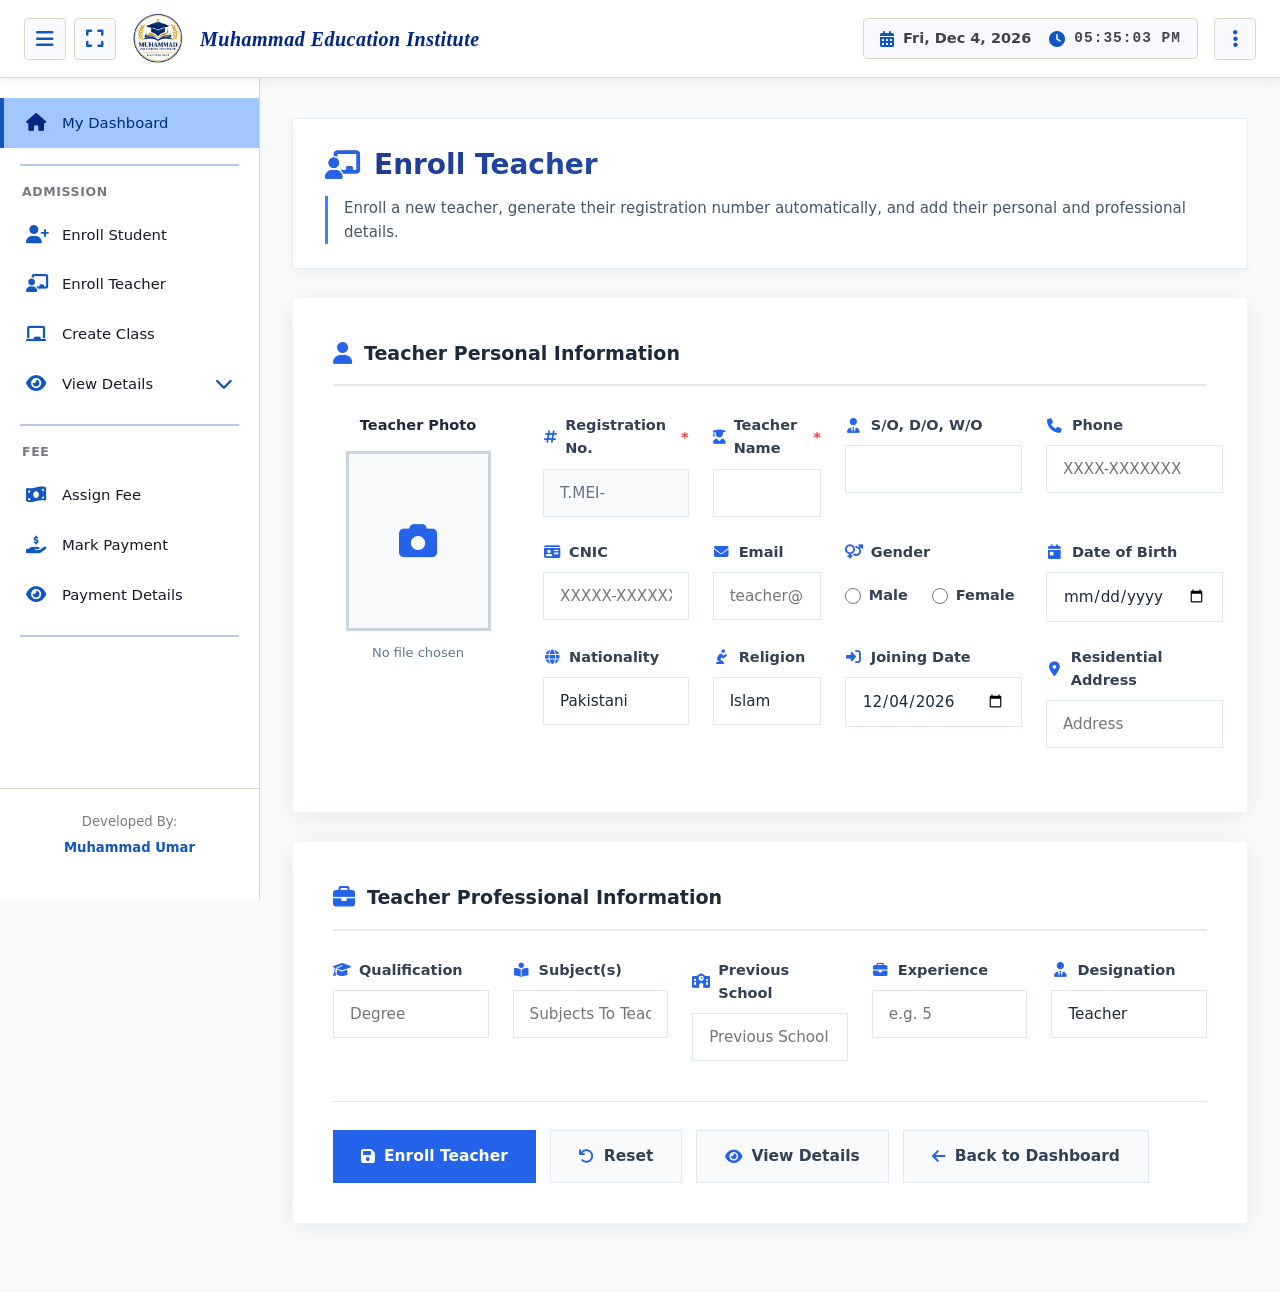
<file: admin/enroll-teacher.html>
<!DOCTYPE html>
<html lang="en">
<head>
<meta charset="UTF-8">
<meta name="viewport" content="width=device-width, initial-scale=1.0">
<title>MEI – Enroll Teacher</title>
<link rel="stylesheet" href="https://cdnjs.cloudflare.com/ajax/libs/font-awesome/6.4.0/css/all.min.css">
<link rel="icon" type="image/png" href="../logo2.png">
<link rel="stylesheet" href="../components.css">
  <link rel="stylesheet" href="../responsive-components.css">
<style>
    /* ============================================
       INTERNAL CSS - Unified Design System
       Based on: enroll.css / fee.css / view-details.css
       Blue Theme | Full Width | Responsive
       ============================================ */

    /* ===== RESET & BASE ===== */
    * {
      margin: 0;
      padding: 0;
      box-sizing: border-box;
      font-family: 'Segoe UI', system-ui, Roboto, sans-serif;
    }

    body {
      background: #f8fafc;
      color: #1e293b;
      line-height: 1.6;
    }

    /* ===== MAIN PANEL ===== */
    .main-panel {
      flex: 1;
      padding: 40px 32px;
      background: #f8fafc;
      min-height: calc(100vh - 70px);
    }

    /* ===== PAGE HEADER ===== */
    .page-header {
      background: white;
      padding: 24px 32px;
      margin-bottom: 28px;
      box-shadow: 0 4px 12px rgba(0, 0, 0, 0.04);
      border: 1px solid #e9eef3;
    }

    .page-header .header-content h1 {
      font-size: 28px;
      font-weight: 700;
      background: linear-gradient(135deg, #1e3a8a, #2563eb);
      background-clip: text;
      -webkit-background-clip: text;
      color: transparent;
      display: flex;
      align-items: center;
      gap: 14px;
    }

    .page-header .header-content h1 i {
      color: #2563eb;
      background: none;
      -webkit-text-fill-color: #2563eb;
    }

    .page-header .header-content p {
      color: #475569;
      margin-top: 8px;
      font-size: 15px;
      border-left: 3px solid #3b82f6;
      padding-left: 16px;
    }

    /* ===== CARDS ===== */
    .card {
      background: white;
      padding: 40px;
      box-shadow: 0 4px 25px rgba(0, 0, 0, 0.07);
      border: 1px solid #f1f5f9;
      margin-bottom: 28px;
    }

    .card-title {
      font-size: 19px;
      font-weight: 700;
      color: #1e293b;
      margin-bottom: 28px;
      padding-bottom: 16px;
      border-bottom: 2px solid #e5e7eb;
      display: flex;
      align-items: center;
      gap: 12px;
    }

    .card-title i {
      color: #2563eb;
      font-size: 22px;
    }

    /* ===== GRID LAYOUTS ===== */
    .form-grid-5cols {
      display: grid;
      grid-template-columns: repeat(5, 1fr);
      gap: 24px;
    }

    .form-grid-4cols {
      display: grid;
      grid-template-columns: repeat(4, 1fr);
      gap: 24px;
    }

    /* ===== FORM GROUPS ===== */
    .form-group {
      display: flex;
      flex-direction: column;
      gap: 8px;
    }

    .form-group label {
      font-size: 14.5px;
      font-weight: 600;
      color: #334155;
      display: flex;
      align-items: center;
      gap: 8px;
    }

    .form-group label i {
      color: #2563eb;
      width: 18px;
      text-align: center;
    }

    .req {
      color: #ef4444;
      margin-left: 3px;
    }

    /* ===== FORM CONTROLS ===== */
    .form-control {
      padding: 14px 16px;
      border: 1.5px solid #e2e8f0;
      border-radius: 0;
      font-size: 15.2px;
      color: #1e293b;
      transition: all 0.25s;
      background: white;
      width: 100%;
    }

    .form-control:focus {
      outline: none;
      border-color: #3b82f6;
      box-shadow: 0 0 0 4px rgba(59, 130, 246, 0.12);
    }

    .form-control:disabled,
    .form-control[readonly] {
      background: #f8fafc;
      color: #64748b;
      cursor: not-allowed;
    }

    select.form-control {
      cursor: pointer;
    }

    /* ===== PHOTO SECTION ===== */
    .photo-section {
      display: flex;
      gap: 40px;
      align-items: flex-start;
      margin-bottom: 24px;
    }

    .photo-container {
      text-align: center;
      min-width: 170px;
    }

    .photo-heading {
      font-size: 14.5px;
      font-weight: 600;
      color: #1e293b;
      margin-bottom: 14px;
    }

    .photo-heading i {
      color: #2563eb;
    }

    .photo-frame {
      width: 145px;
      height: 180px;
      border: 3px solid #cbd5e1;
      background: #f8fafc;
      position: relative;
      overflow: hidden;
      margin: 0 auto 12px;
      cursor: pointer;
    }

    .photo-frame img {
      width: 100%;
      height: 100%;
      object-fit: cover;
      display: none;
    }

    .photo-frame.has-image img {
      display: block;
    }

    .photo-frame i {
      position: absolute;
      top: 50%;
      left: 50%;
      transform: translate(-50%, -50%);
      font-size: 38px;
      color: #2563eb;
    }

    .photo-frame.has-image i {
      display: none;
    }

    .file-name {
      font-size: 13px;
      color: #64748b;
      padding: 0 8px;
    }

    /* ===== RADIO GROUP ===== */
    .radio-group {
      display: flex;
      gap: 24px;
      align-items: center;
      height: 48px;
    }

    .radio-label {
      display: flex;
      align-items: center;
      gap: 8px;
      font-size: 15px;
      color: #334155;
      cursor: pointer;
    }

    .radio-label input[type="radio"] {
      accent-color: #2563eb;
      width: 16px;
      height: 16px;
      cursor: pointer;
    }

    /* ===== BUTTONS ===== */
    .btn-actions {
      display: flex;
      flex-wrap: wrap;
      gap: 14px;
      margin-top: 40px;
      padding-top: 28px;
      border-top: 1px solid #e5e7eb;
    }

    .btn {
      padding: 13px 28px;
      border: none;
      border-radius: 0;
      font-size: 15.5px;
      font-weight: 600;
      cursor: pointer;
      transition: all 0.25s;
      display: inline-flex;
      align-items: center;
      gap: 9px;
      text-decoration: none;
    }

    .btn i {
      color: inherit;
    }

    .btn-primary {
      background: #2563eb;
      color: white;
    }

    .btn-primary i {
      color: white;
    }

    .btn-primary:hover {
      background: #1d4ed8;
      transform: translateY(-2px);
      box-shadow: 0 8px 20px rgba(37, 99, 235, 0.3);
    }

    .btn-secondary {
      background: #f8fafc;
      color: #334155;
      border: 1.5px solid #e2e8f0;
    }

    .btn-secondary i {
      color: #2563eb;
    }

    .btn-secondary:hover {
      background: #f1f5f9;
      border-color: #cbd5e1;
    }

    /* ===== TOAST NOTIFICATIONS ===== */
    .toast-msg {
      position: fixed;
      bottom: 30px;
      right: 30px;
      background: #1e293b;
      color: white;
      padding: 16px 28px;
      border-radius: 0;
      font-size: 15px;
      font-weight: 500;
      z-index: 9999;
      box-shadow: 0 8px 30px rgba(0, 0, 0, 0.25);
      display: flex;
      align-items: center;
      gap: 12px;
      animation: slideUp 0.35s ease;
    }

    .toast-msg i {
      color: #3b82f6;
      font-size: 20px;
    }

    @keyframes slideUp {
      0% { opacity: 0; transform: translateY(40px); }
      100% { opacity: 1; transform: translateY(0); }
    }

    /* ===== Lock notice (edit mode) ===== */
    .lock-notice {
      margin-left: auto;
      font-size: 12px;
      font-weight: 600;
      color: #b45309;
      background: #fef3c7;
      padding: 4px 10px;
      border-radius: 6px;
      display: none;
    }

    .locked-field {
      background: #f1f5f9 !important;
      cursor: not-allowed !important;
      color: #475569 !important;
    }

    /* ===== Experience input with "Years +" suffix ===== */
    .exp-input-wrap {
      position: relative;
      display: flex;
      align-items: center;
    }

    .exp-input-wrap input {
      width: 100%;
      padding-right: 70px;
    }

    .exp-suffix {
      position: absolute;
      right: 14px;
      top: 50%;
      transform: translateY(-50%);
      font-size: 13px;
      font-weight: 600;
      color: #64748b;
      pointer-events: none;
      display: none;
      user-select: none;
    }

    .exp-suffix.show {
      display: inline-block;
    }

    /* ============================================
       RESPONSIVE BREAKPOINTS
       ============================================ */

    /* ===== LARGE DESKTOP (1200px and below) ===== */
    @media (max-width: 1200px) {
      .form-grid-5cols {
        grid-template-columns: repeat(3, 1fr);
      }
      .form-grid-4cols {
        grid-template-columns: repeat(2, 1fr);
      }
    }

    /* ===== TABLET / SMALL DESKTOP (992px and below) ===== */
    @media (max-width: 992px) {
      .main-panel {
        padding: 32px 24px;
      }

      .page-header {
        padding: 20px 24px;
      }

      .page-header .header-content h1 {
        font-size: 24px;
      }

      .page-header .header-content p {
        font-size: 14px;
      }

      .card {
        padding: 32px 24px;
      }

      .card-title {
        font-size: 17px;
      }

      .form-grid-5cols {
        grid-template-columns: repeat(2, 1fr);
      }
    }

    /* ===== MOBILE (768px and below) ===== */
    @media (max-width: 768px) {
      .main-panel {
        padding: 24px 20px;
      }

      .page-header {
        padding: 20px 24px;
      }

      .page-header .header-content h1 {
        font-size: 22px;
      }

      .page-header .header-content p {
        font-size: 14px;
        padding-left: 12px;
      }

      .card {
        padding: 24px;
      }

      .card-title {
        font-size: 17px;
      }

      /* All grids become single column */
      .form-grid-5cols,
      .form-grid-4cols {
        grid-template-columns: 1fr;
      }

      /* Photo section stacks vertically — inner wrapper becomes full width */
      .photo-section {
        flex-direction: column;
        align-items: stretch;
        gap: 24px;
      }

      .photo-section > div:last-child {
        width: 100%;
        flex: 1 1 auto;
      }

      .photo-container {
        min-width: auto;
        width: 100%;
        display: flex;
        flex-direction: column;
        align-items: center;
      }

      .photo-frame {
        width: 120px;
        height: 150px;
      }

      /* Radio group */
      .radio-group {
        height: auto;
        flex-wrap: wrap;
        gap: 12px;
        padding: 8px 0;
      }

      /* Buttons stack vertically */
      .btn-actions {
        flex-direction: column;
      }

      .btn {
        justify-content: center;
        padding: 12px 20px;
        font-size: 14px;
      }

      /* Form controls */
      .form-control {
        padding: 12px 14px;
        font-size: 14px;
      }

      .form-group label {
        font-size: 13.5px;
      }

      .form-group label i {
        width: 16px;
        font-size: 14px;
      }

      /* Toast */
      .toast-msg {
        bottom: 20px;
        right: 20px;
        left: 20px;
        padding: 14px 20px;
        font-size: 14px;
        text-align: center;
        justify-content: center;
      }
    }

    /* ===== SMALL MOBILE (480px and below) ===== */
    @media (max-width: 480px) {
      .main-panel {
        padding: 16px 12px;
      }

      .page-header {
        padding: 16px 18px;
      }

      .page-header .header-content h1 {
        font-size: 19px;
      }

      .page-header .header-content p {
        font-size: 13px;
        padding-left: 10px;
      }

      .card {
        padding: 18px 16px;
      }

      .card-title {
        font-size: 15px;
        margin-bottom: 20px;
        padding-bottom: 12px;
        flex-wrap: wrap;
      }

      .card-title i {
        font-size: 18px;
      }

      .form-control {
        padding: 10px 12px;
        font-size: 13.5px;
      }

      .photo-frame {
        width: 100px;
        height: 130px;
      }

      .photo-frame i {
        font-size: 30px;
      }

      .btn {
        padding: 10px 16px;
        font-size: 13px;
        gap: 6px;
      }

      .btn-actions {
        gap: 10px;
        margin-top: 28px;
        padding-top: 20px;
      }

      .req {
        font-size: 12px;
      }

      .toast-msg {
        padding: 12px 16px;
        font-size: 13px;
        bottom: 16px;
        right: 16px;
        left: 16px;
      }

      .form-group label i {
        width: 14px;
        font-size: 13px;
      }
    }

    /* ===== PRINT STYLES ===== */
    @media print {
      .btn-actions,
      .photo-frame {
        display: none;
      }
      .card {
        box-shadow: none;
        border: 1px solid #ddd;
      }
      .page-header {
        box-shadow: none;
        border: 1px solid #ddd;
      }
    }
</style>
</head>
<body>
  <div id="header-placeholder"></div>
  <div class="app-wrapper" id="appWrapper">
    <div id="sidebar-placeholder"></div>

    <main class="main-panel">
      <div class="page-header">
        <div class="header-content">
          <h1><i class="fas fa-chalkboard-teacher icon"></i><span id="pageTitleText">Enroll Teacher</span></h1>
          <p id="pageSubtitle">Enroll a new teacher, generate their registration number automatically, and add their personal and professional details.</p>
        </div>
      </div>

      <form id="teacherForm">
        <div class="card">
          <div class="card-title">
            <i class="fas fa-user"></i> Teacher Personal Information
            <span id="editLockNotice" class="lock-notice">
              <i class="fas fa-lock"></i> Reg No. cannot be changed
            </span>
          </div>
          <div class="photo-section">
            <div class="photo-container">
              <div class="photo-heading">Teacher Photo</div>
              <div class="photo-frame" id="photoFrame"><i class="fas fa-camera"></i><img id="photoPreview" alt="Teacher Photo"></div>
              <div class="file-name" id="fileName">No file chosen</div>
              <input type="file" id="photoInput" accept="image/*" style="display:none">
            </div>
            
            <div style="flex:1">
              <div class="form-grid-4cols">
                <!-- Enhanced Registration Number Field -->
                <div class="form-group">
                  <label><i class="fas fa-hashtag"></i> Registration No. <span class="req">*</span></label>
                  <input type="text" class="form-control" id="regNo" required readonly>
                </div>

                <div class="form-group"><label><i class="fas fa-user-graduate"></i> Teacher Name <span class="req">*</span></label><input type="text" class="form-control" id="teacherName" required></div>
                <!-- Removed required indicator from Father Name -->
                <div class="form-group"><label><i class="fas fa-user-tie"></i> S/O, D/O, W/O</label><input type="text" class="form-control" id="fatherName"></div>
                <div class="form-group"><label><i class="fas fa-phone"></i> Phone</label><input type="text" class="form-control" id="phone" maxlength="12" placeholder="XXXX-XXXXXXX"></div>
                
                <div class="form-group"><label><i class="fas fa-id-card"></i> CNIC</label><input type="text" class="form-control" id="cnic" maxlength="15" placeholder="XXXXX-XXXXXXX-X"></div>
                <div class="form-group"><label><i class="fas fa-envelope"></i> Email</label><input type="email" class="form-control" id="email" placeholder="teacher@example.com"></div>
                <div class="form-group">
                  <label><i class="fas fa-venus-mars"></i> Gender</label>
                  <div class="radio-group">
                    <label class="radio-label"><input type="radio" name="gender" value="Male"> Male</label>
                    <label class="radio-label"><input type="radio" name="gender" value="Female"> Female</label>
                  </div>
                </div>
                <div class="form-group"><label><i class="fas fa-calendar-day"></i> Date of Birth</label><input type="date" class="form-control" id="dob"></div>

                <div class="form-group"><label><i class="fas fa-globe"></i> Nationality</label><input type="text" class="form-control" id="nationality" value="Pakistani"></div>
                <div class="form-group"><label><i class="fas fa-pray"></i> Religion</label><input type="text" class="form-control" id="religion" value="Islam"></div>
                <div class="form-group"><label><i class="fas fa-sign-in-alt"></i> Joining Date</label><input type="date" class="form-control" id="joiningDate"></div>
                <div class="form-group"><label><i class="fas fa-map-marker-alt"></i> Residential Address</label><input type="text" class="form-control" id="address" placeholder="Address"></div>
              </div>
            </div>
          </div>
        </div>

        <div class="card">
          <div class="card-title">
            <i class="fas fa-briefcase"></i> Teacher Professional Information
          </div>
          <div class="form-grid-5cols">
            <div class="form-group"><label><i class="fas fa-graduation-cap"></i> Qualification</label><input type="text" class="form-control" id="qualification" placeholder="Degree"></div>

            <!-- ===== Subject Input (normal text input, comma separated) ===== -->
            <div class="form-group">
              <label><i class="fas fa-book-reader"></i> Subject(s)</label>
              <input type="text" class="form-control" id="subjects" placeholder="Subjects To Teach">
            </div>

            <div class="form-group"><label><i class="fas fa-school"></i> Previous School</label><input type="text" class="form-control" id="prevSchool" placeholder="Previous School Name"></div>

            <!-- ===== Experience with "Years +" suffix ===== -->
            <div class="form-group">
              <label><i class="fas fa-briefcase"></i> Experience</label>
              <div class="exp-input-wrap">
                <input type="text" class="form-control" id="experience" inputmode="numeric" maxlength="2" placeholder="e.g. 5">
                <span class="exp-suffix" id="expSuffix">Years +</span>
              </div>
            </div>

            <!-- ===== Designation (now text input, no dropdown) ===== --> 
            <div class="form-group">
              <label><i class="fas fa-user-tie"></i> Designation</label> 
              <input type="text" class="form-control" id="designation" value="Teacher">
            </div>
          </div>

          <div class="btn-actions">
            <button type="submit" class="btn btn-primary" id="submitBtn"><i class="fas fa-save"></i> Enroll Teacher</button>
            <button type="button" class="btn btn-secondary" onclick="resetForm()"><i class="fas fa-undo"></i> Reset</button>
            <a href="teacher-details.html" class="btn btn-secondary"><i class="fas fa-eye"></i> View Details</a>
            <a href="dashboard.html" class="btn btn-secondary"><i class="fas fa-arrow-left"></i> Back to Dashboard</a>
          </div>
        </div>
      </form>
    </main>
  </div>

<script src="../components.js"></script>
<script>
  let editingRegNo = null;   // null = create mode, otherwise edit mode

  function loadComponents() {
    fetch('header.html').then(r => r.text()).then(d => document.getElementById('header-placeholder').innerHTML = d);
    fetch('sidebar.html').then(r => r.text()).then(d => document.getElementById('sidebar-placeholder').innerHTML = d);
  }

  // ===== Get today's date in YYYY-MM-DD format =====
  function getTodayDate() {
    const now = new Date();
    const yyyy = now.getFullYear();
    const mm = String(now.getMonth() + 1).padStart(2, '0');
    const dd = String(now.getDate()).padStart(2, '0');
    return `${yyyy}-${mm}-${dd}`;
  }

  // ===== Set Joining Date to today (only in create mode, only if empty) =====
  function setDefaultJoiningDate() {
    if (editingRegNo) return;   // don't override in edit mode
    const jd = document.getElementById('joiningDate');
    if (!jd.value) {
      jd.value = getTodayDate();
    }
  }

  // ================= AUTO FORMATTERS (hyphen insertion) =================
  function attachPhoneFormatter(inputId) {
    const input = document.getElementById(inputId);
    if (!input) return;
    input.addEventListener('input', function() {
      let digits = this.value.replace(/\D/g, '').substring(0, 11);
      if (digits.length > 4) {
        this.value = digits.substring(0, 4) + '-' + digits.substring(4);
      } else {
        this.value = digits;
      }
    });
  }

  function attachCnicFormatter(inputId) {
    const input = document.getElementById(inputId);
    if (!input) return;
    input.addEventListener('input', function() {
      let digits = this.value.replace(/\D/g, '').substring(0, 13);
      let formatted = '';
      if (digits.length > 0) {
        formatted = digits.substring(0, 5);
        if (digits.length > 5) {
          formatted += '-' + digits.substring(5, 12);
        }
        if (digits.length > 12) {
          formatted += '-' + digits.substring(12);
        }
      }
      this.value = formatted;
    });
  }

  // ===== Experience field: numeric-only + "Years +" suffix =====
  function initExperienceField() {
    const expInput = document.getElementById('experience');
    const expSuffix = document.getElementById('expSuffix');

    const syncSuffix = () => {
      if (expInput.value && expInput.value.trim() !== '') {
        expSuffix.classList.add('show');
      } else {
        expSuffix.classList.remove('show');
      }
    };

    expInput.addEventListener('input', () => {
      let v = expInput.value.replace(/\D/g, '');
      if (v.length > 2) v = v.slice(0, 2);
      if (v !== '' && parseInt(v, 10) > 99) v = '99';
      expInput.value = v;
      syncSuffix();
    });

    expInput.addEventListener('keydown', (e) => {
      const allowed = ['Backspace','Delete','Tab','ArrowLeft','ArrowRight','Home','End','Enter'];
      if (allowed.includes(e.key)) return;
      if (e.ctrlKey || e.metaKey) return;
      if (!/^\d$/.test(e.key)) {
        e.preventDefault();
      }
    });

    syncSuffix();
  }

  window.onload = function() {
    loadComponents();
    
    setTimeout(() => { 
      if (typeof window.initHeaderAndSidebar === 'function') window.initHeaderAndSidebar(); 
    }, 400);

    initRegNoField();
    initExperienceField();
    attachPhoneFormatter('phone');
    attachCnicFormatter('cnic');
    setDefaultJoiningDate();

    document.getElementById('teacherForm').addEventListener('submit', handleTeacherSubmit);

    const params = new URLSearchParams(window.location.search);
    const editRegNo = params.get('edit');
    if (editRegNo) {
      enterEditMode(editRegNo);
    }
  };

  // ===== Storage Helpers =====
  function loadTeachers() {
    const stored = localStorage.getItem('messTeachers');
    return stored ? JSON.parse(stored) : [];
  }
  function saveTeachers(teachers) {
    localStorage.setItem('messTeachers', JSON.stringify(teachers));
  }

  function showToast(msg) {
    let t = document.createElement('div');
    t.className = 'toast-msg';
    t.innerHTML = `<i class="fas fa-info-circle"></i> ${msg}`;
    document.body.appendChild(t);
    setTimeout(() => t.remove(), 2400);
  }

  // ===== Reg No Generator =====
  function buildNameSlug(name) {
    if (!name || !name.trim()) return '';
    return name.trim().toLowerCase().replace(/[^a-z0-9]/g, '');
  }

  // ====================================================================
  // FIXED: getNextTeacherSeq()
  // Previously used teachers.length + 1 which caused duplicate
  // registration numbers after deletions.
  //
  // NEW LOGIC: Scans all existing teacher reg numbers, extracts the
  // trailing numeric sequence, and returns max + 1. This guarantees
  // uniqueness even after deletions (no number reuse).
  // ====================================================================
  function getNextTeacherSeq() {
    const teachers = loadTeachers();
    let maxSeq = 0;
    teachers.forEach(t => {
      if (!t.regNo) return;
      // Grab digits from the end of the regNo (e.g., "T.MEI-alikhan-005" → 5)
      const match = t.regNo.match(/(\d+)$/);
      if (match) {
        const num = parseInt(match[1], 10);
        if (!isNaN(num) && num > maxSeq) {
          maxSeq = num;
        }
      }
    });
    return maxSeq + 1;
  }

  function updateRegNo() {
    if (editingRegNo) return;
    const regNoInput = document.getElementById('regNo');
    const nameInput = document.getElementById('teacherName');
    const slug = buildNameSlug(nameInput.value);
    if (!slug) {
      regNoInput.value = 'T.MEI-';
      return;
    }
    const seq = String(getNextTeacherSeq()).padStart(3, '0');
    regNoInput.value = `T.MEI-${slug}-${seq}`;
  }

  function initRegNoField() {
    const regNoInput = document.getElementById('regNo');
    const nameInput = document.getElementById('teacherName');
    regNoInput.value = 'T.MEI-';
    nameInput.addEventListener('input', updateRegNo);
  }

  // ===== Subject parsing (comma separated) =====
  function parseSubjects(raw) {
    if (!raw || !raw.trim()) return [];
    return raw.split(',').map(s => s.trim()).filter(Boolean);
  }

  // ===== EDIT MODE ENTRY =====
  function enterEditMode(regNo) {
    const teachers = loadTeachers();
    const teacher = teachers.find(t => t.regNo === regNo);
    if (!teacher) {
      showToast('⚠️ Teacher not found');
      return;
    }

    editingRegNo = regNo;

    document.getElementById('pageTitleText').textContent = 'Edit Teacher';
    document.getElementById('pageSubtitle').textContent = 'Update teacher details (Reg No. cannot be changed)';
    document.getElementById('submitBtn').innerHTML = '<i class="fas fa-save"></i> Update Teacher';
    document.getElementById('editLockNotice').style.display = 'inline-block';

    const regNoInput = document.getElementById('regNo');
    regNoInput.value = teacher.regNo;
    regNoInput.readOnly = true;
    regNoInput.style.background = '#f1f5f9';
    regNoInput.style.cursor = 'not-allowed';
    regNoInput.title = 'Registration Number cannot be changed';

    document.getElementById('teacherName').value = teacher.teacherName || '';
    document.getElementById('fatherName').value = teacher.fatherName || '';
    document.getElementById('phone').value = teacher.phoneNumber || '';
    document.getElementById('cnic').value = teacher.cnic || '';
    document.getElementById('email').value = teacher.email || '';
    document.getElementById('dob').value = teacher.dob || '';
    document.getElementById('nationality').value = teacher.nationality || '';
    document.getElementById('religion').value = teacher.religion || '';
    document.getElementById('joiningDate').value = teacher.joiningDate || '';
    document.getElementById('address').value = teacher.address || '';

    if (teacher.gender) {
      const genderRadio = document.querySelector(`input[name="gender"][value="${teacher.gender}"]`);
      if (genderRadio) genderRadio.checked = true;
    }

    document.getElementById('qualification').value = teacher.qualification || '';
    document.getElementById('prevSchool').value = teacher.previousSchool || '';

    // Subject field — comma separated
    let subjStr = '';
    if (Array.isArray(teacher.subjects)) {
      subjStr = teacher.subjects.join(', ');
    } else if (teacher.subjectsCanTeach) {
      subjStr = teacher.subjectsCanTeach;
    }
    document.getElementById('subjects').value = subjStr;

    const expVal = (teacher.experience || '').toString().replace(/[^\d]/g, '');
    document.getElementById('experience').value = expVal;
    document.getElementById('experience').dispatchEvent(new Event('input'));

    document.getElementById('designation').value = teacher.designation || '';

    if (teacher.photoUrl) {
      photoPreview.src = teacher.photoUrl;
      photoFrame.classList.add('has-image');
      fileName.textContent = 'Current photo';
    }
  }

  // ===== Form Submission =====
  function handleTeacherSubmit(e) {
    e.preventDefault();

    const teacherName = document.getElementById('teacherName').value.trim();

    if (!teacherName) {
      showToast('⚠️ Please fill all required fields (Teacher Name)');
      return;
    }

    const teachers = loadTeachers();

    // Parse subjects from the text input
    const subjectsRaw = document.getElementById('subjects').value.trim();
    const subjectsList = parseSubjects(subjectsRaw);

    // ---------- EDIT MODE ----------
    if (editingRegNo) {
      const idx = teachers.findIndex(t => t.regNo === editingRegNo);
      if (idx === -1) {
        showToast('⚠️ Teacher record not found');
        return;
      }

      const existing = teachers[idx];
      const genderInput = document.querySelector('input[name="gender"]:checked');

      teachers[idx] = {
        ...existing,
        teacherName: teacherName,
        fatherName: document.getElementById('fatherName').value.trim(),
        phoneNumber: document.getElementById('phone').value.trim(),
        cnic: document.getElementById('cnic').value.trim(),
        email: document.getElementById('email').value.trim(),
        gender: genderInput ? genderInput.value : '',
        dob: document.getElementById('dob').value,
        nationality: document.getElementById('nationality').value.trim(),
        religion: document.getElementById('religion').value.trim(),
        joiningDate: document.getElementById('joiningDate').value,
        address: document.getElementById('address').value.trim(),
        qualification: document.getElementById('qualification').value.trim(),
        subjects: subjectsList.slice(),
        subjectsCanTeach: subjectsList.join(', '),
        previousSchool: document.getElementById('prevSchool').value.trim(),
        experience: document.getElementById('experience').value.trim(),
        designation: document.getElementById('designation').value.trim(),
        photoUrl: document.getElementById('photoPreview').src && document.getElementById('photoPreview').src.startsWith('data:')
          ? document.getElementById('photoPreview').src
          : existing.photoUrl
      };

      saveTeachers(teachers);
      showToast(`✅ Teacher "${teacherName}" updated successfully`);

      setTimeout(() => {
        window.location.href = 'teacher-details.html';
      }, 900);
      return;
    }

    // ---------- CREATE MODE ----------
    updateRegNo();

    const regNo = document.getElementById('regNo').value.trim();

    if (!regNo || regNo === 'T.MEI-') {
      showToast('⚠️ Please enter the Teacher Name to generate Reg No');
      return;
    }

    if (teachers.some(t => t.regNo.toLowerCase() === regNo.toLowerCase())) {
      showToast(`⚠️ Reg No. "${regNo}" already exists`);
      return;
    }

    const genderInput = document.querySelector('input[name="gender"]:checked');

    const newTeacher = {
      regNo: regNo,
      teacherName: teacherName,
      fatherName: document.getElementById('fatherName').value.trim(),
      phoneNumber: document.getElementById('phone').value.trim(),
      cnic: document.getElementById('cnic').value.trim(),
      email: document.getElementById('email').value.trim(),
      gender: genderInput ? genderInput.value : '',
      dob: document.getElementById('dob').value,
      nationality: document.getElementById('nationality').value.trim(),
      religion: document.getElementById('religion').value.trim(),
      joiningDate: document.getElementById('joiningDate').value,
      address: document.getElementById('address').value.trim(),
      qualification: document.getElementById('qualification').value.trim(),
      subjects: subjectsList.slice(),
      subjectsCanTeach: subjectsList.join(', '),
      previousSchool: document.getElementById('prevSchool').value.trim(),
      experience: document.getElementById('experience').value.trim(),
      designation: document.getElementById('designation').value.trim(),
      status: 'Active',
      photoUrl: document.getElementById('photoPreview').src && document.getElementById('photoPreview').src.startsWith('data:') ? document.getElementById('photoPreview').src : null,
      password: 'MESS'
    };

    teachers.push(newTeacher);
    saveTeachers(teachers);
    showToast(`✅ Teacher "${teacherName}" enrolled successfully`);
    resetForm();
  }

  const photoInput = document.getElementById('photoInput');
  const photoFrame = document.getElementById('photoFrame');
  const photoPreview = document.getElementById('photoPreview');
  const fileName = document.getElementById('fileName');

  photoFrame.addEventListener('click', () => photoInput.click());
  photoInput.addEventListener('change', e => {
    const file = e.target.files[0];
    if (file) {
      fileName.textContent = file.name;
      const reader = new FileReader();
      reader.onload = ev => {
        photoPreview.src = ev.target.result;
        photoFrame.classList.add('has-image');
      };
      reader.readAsDataURL(file);
    }
  });

  function resetForm() {
    if (editingRegNo) {
      window.location.href = 'teacher-details.html';
      return;
    }

    document.getElementById('teacherForm').reset();

    const regNoInput = document.getElementById('regNo');
    regNoInput.value = "T.MEI-";

    document.getElementById('subjects').value = '';

    document.getElementById('expSuffix').classList.remove('show');

    photoPreview.src = '';
    photoFrame.classList.remove('has-image');
    fileName.textContent = 'No file chosen';

    setDefaultJoiningDate();
  }
</script>
</body>
</html>
</file>
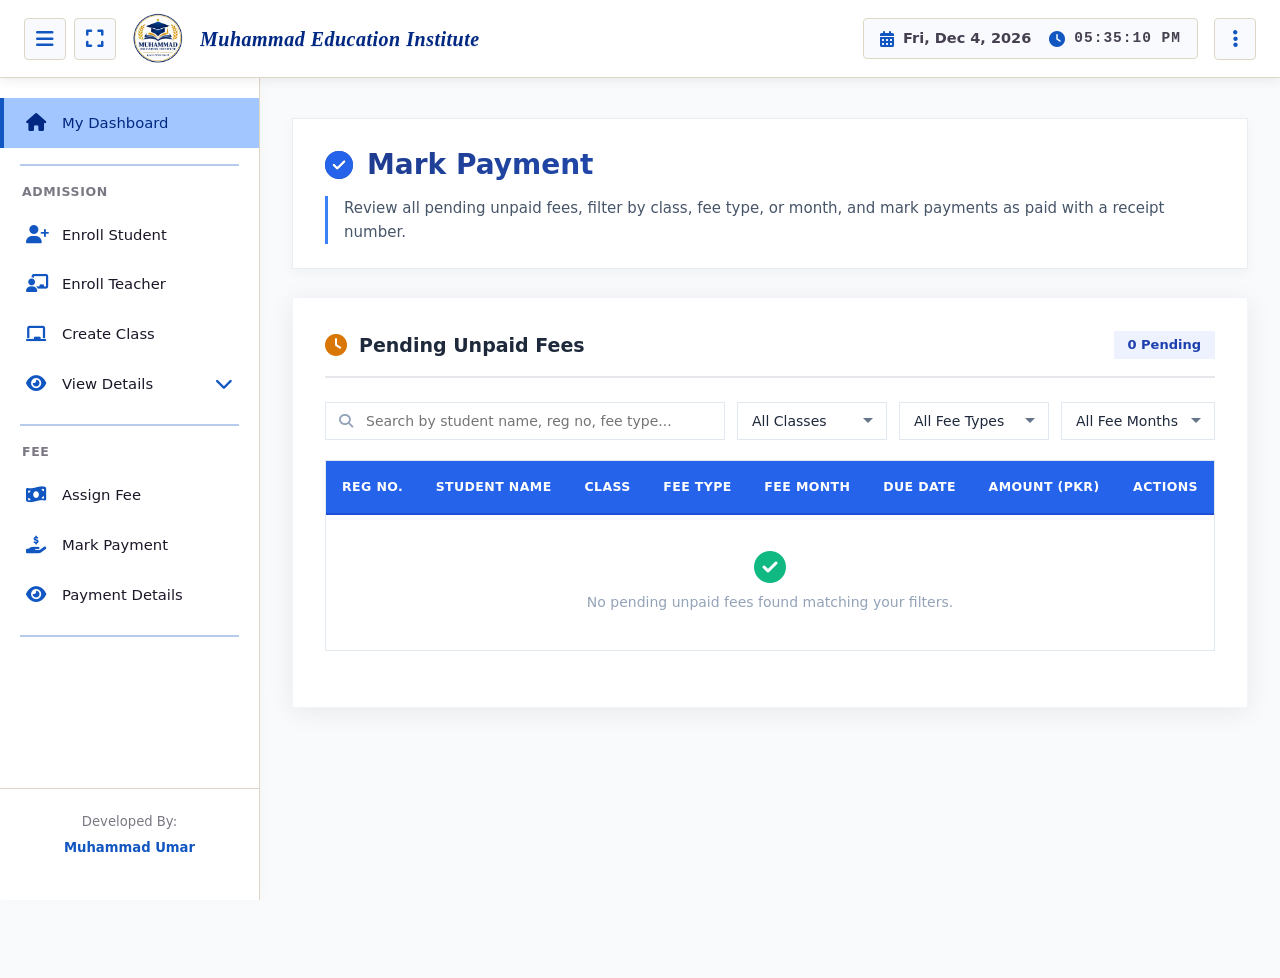
<file: admin/mark-payment.html>
<!DOCTYPE html>
<html lang="en">
<head>
  <meta charset="UTF-8">
  <meta name="viewport" content="width=device-width, initial-scale=1.0">
  <title>MEI – Mark Payment</title>
  <link rel="stylesheet" href="https://cdnjs.cloudflare.com/ajax/libs/font-awesome/6.4.0/css/all.min.css">
  <link rel="stylesheet" href="../components.css">
  <link rel="stylesheet" href="../responsive-components.css">
  <style>
    /* ============================================
       INTERNAL CSS - Unified Design System
       Based on: fee.css / enroll.css / view-details.css
       Blue Theme | Full Width | Responsive
       ============================================ */

    /* ===== RESET & BASE ===== */
    * {
      margin: 0;
      padding: 0;
      box-sizing: border-box;
      font-family: 'Segoe UI', system-ui, Roboto, sans-serif;
    }

    body {
      background: #f8fafc;
      color: #1e293b;
      line-height: 1.6;
    }

    /* ===== APP WRAPPER / CONTAINER ===== */
    .app-wrapper {
      display: flex;
      min-height: 100vh;
      width: 100%;
    }

    .app-container {
      display: flex;
      min-height: 100vh;
      width: 100%;
      flex: 1;
    }

    /* ===== MAIN PANEL ===== */
    .main-panel {
      flex: 1;
      padding: 40px 32px;
      background: #f8fafc;
      min-height: calc(100vh - 70px);
      width: 100%;
      max-width: 100%;
      min-width: 0;
    }

    /* ===== PAGE HEADER ===== */
    .page-header {
      background: white;
      padding: 24px 32px;
      margin-bottom: 28px;
      box-shadow: 0 4px 12px rgba(0, 0, 0, 0.04);
      border: 1px solid #e9eef3;
      width: 100%;
    }

    .page-header h1 {
      font-size: 28px;
      font-weight: 700;
      background: linear-gradient(135deg, #1e3a8a, #2563eb);
      background-clip: text;
      -webkit-background-clip: text;
      color: transparent;
      display: flex;
      align-items: center;
      gap: 14px;
    }

    .page-header h1 i {
      color: #2563eb;
      background: none;
      -webkit-text-fill-color: #2563eb;
    }

    .page-header p {
      color: #475569;
      margin-top: 8px;
      font-size: 15px;
      border-left: 3px solid #3b82f6;
      padding-left: 16px;
    }

    /* ===== CARDS ===== */
    .card {
      background: white;
      padding: 32px;
      box-shadow: 0 4px 25px rgba(0, 0, 0, 0.07);
      border: 1px solid #f1f5f9;
      margin-bottom: 28px;
    }

    .card-title {
      font-size: 19px;
      font-weight: 700;
      color: #1e293b;
      margin-bottom: 24px;
      padding-bottom: 16px;
      border-bottom: 2px solid #e5e7eb;
      display: flex;
      align-items: center;
      justify-content: space-between;
      gap: 12px;
      flex-wrap: wrap;
    }

    .card-title-left {
      display: flex;
      align-items: center;
      gap: 12px;
      flex-wrap: wrap;
    }

    .card-title i {
      color: #2563eb;
      font-size: 22px;
    }

    /* ===== BADGE COUNTER ===== */
    .badge-counter {
      background: #eef2ff;
      padding: 4px 14px;
      font-size: 13px;
      font-weight: 700;
      color: #1e40af;
      border-radius: 0;
      white-space: nowrap;
    }

    /* ===== FILTERS ROW ===== */
    .filters-row {
      display: flex;
      align-items: center;
      gap: 12px;
      margin-bottom: 20px;
      flex-wrap: wrap;
    }

    .search-wrap {
      position: relative;
      flex: 1;
      min-width: 220px;
    }

    .search-wrap i {
      position: absolute;
      left: 14px;
      top: 50%;
      transform: translateY(-50%);
      color: #94a3b8;
      font-size: 14px;
      pointer-events: none;
    }

    .search-input {
      width: 100%;
      padding: 10px 14px 10px 40px;
      border: 1.5px solid #e2e8f0;
      border-radius: 0;
      font-size: 14px;
      color: #1e293b;
      transition: all 0.25s;
      background: white;
    }

    .search-input:focus {
      outline: none;
      border-color: #3b82f6;
      box-shadow: 0 0 0 3px rgba(59, 130, 246, 0.12);
    }

    .filter-select {
      padding: 10px 36px 10px 14px;
      border: 1.5px solid #e2e8f0;
      border-radius: 0;
      font-size: 14px;
      color: #1e293b;
      background: white;
      cursor: pointer;
      transition: all 0.25s;
      appearance: none;
      background-image: url("data:image/svg+xml,%3Csvg xmlns='http://www.w3.org/2000/svg' width='12' height='12' viewBox='0 0 12 12'%3E%3Cpath fill='%2364748b' d='M6 8L1 3h10z'/%3E%3C/svg%3E");
      background-repeat: no-repeat;
      background-position: right 12px center;
      min-width: 150px;
    }

    .filter-select:focus {
      outline: none;
      border-color: #3b82f6;
      box-shadow: 0 0 0 3px rgba(59, 130, 246, 0.12);
    }

    /* ===== STUDENT TABLE WRAPPER ===== */
    .student-table-wrapper {
      overflow-x: auto;
      overflow-y: visible;
      -webkit-overflow-scrolling: touch;
      width: 100%;
      border: 1.5px solid #e2e8f0;
      margin-bottom: 24px;
    }

    .student-table-wrapper table {
      width: 100%;
      border-collapse: collapse;
      table-layout: auto;
      min-width: 100%;
      white-space: nowrap;
    }

    /* ===== TABLE HEADERS - BLUE THEME ===== */
    .student-table-wrapper th {
      text-align: left;
      padding: 16px 16px;
      background: #2563eb;
      font-weight: 700;
      font-size: 12.5px;
      color: white;
      border-bottom: 2px solid #1d4ed8;
      text-transform: uppercase;
      letter-spacing: 0.4px;
      white-space: nowrap;
      position: sticky;
      top: 0;
      z-index: 10;
    }

    .student-table-wrapper th i {
      color: white;
      margin-right: 6px;
    }

    .student-table-wrapper td {
      padding: 14px 16px;
      border-bottom: 1px solid #f0f2f5;
      font-size: 14px;
      vertical-align: middle;
      white-space: nowrap;
      color: #1e293b;
    }

    .student-table-wrapper tr:hover {
      background: #fafcff;
    }

    .student-table-wrapper tbody tr:last-child td {
      border-bottom: none;
    }

    /* ===== PILL BUTTONS ===== */
    .btn-pill {
      display: inline-flex;
      align-items: center;
      gap: 7px;
      padding: 8px 16px;
      font-size: 13px;
      font-weight: 600;
      color: #334155;
      background: white;
      border: 1.5px solid #e2e8f0;
      border-radius: 0;
      cursor: pointer;
      transition: all 0.2s ease;
      white-space: nowrap;
      text-decoration: none;
    }

    .btn-pill i {
      color: #2563eb;
      font-size: 13px;
    }

    .btn-pill:hover {
      background: #f1f5f9;
      border-color: #cbd5e1;
      transform: translateY(-1px);
    }

    .btn-pill.primary {
      background: #2563eb;
      color: white;
      border-color: #2563eb;
    }

    .btn-pill.primary i {
      color: white;
    }

    .btn-pill.primary:hover {
      background: #1d4ed8;
      border-color: #1d4ed8;
      box-shadow: 0 6px 14px rgba(37, 99, 235, 0.25);
    }

    /* ===== FEE TYPE BADGE (no icon) ===== */
    .fee-type-badge {
      display: inline-block;
      padding: 6px 14px;
      font-size: 12.5px;
      font-weight: 600;
      color: #1e40af;
      background: #eff6ff;
      border: 1.5px solid #dbeafe;
      border-radius: 0;
      white-space: nowrap;
    }

    /* ===== MARK PAID BUTTON STATES ===== */
    .btn-pill.pending {
      background: #f59e0b;
      color: white;
      border-color: #f59e0b;
    }

    .btn-pill.pending i {
      color: white;
    }

    .btn-pill.pending:hover {
      background: #d97706;
      border-color: #d97706;
      box-shadow: 0 6px 14px rgba(245, 158, 11, 0.3);
      transform: translateY(-1px);
    }

    .btn-pill.paid {
      background: #16a34a;
      color: white;
      border-color: #16a34a;
      pointer-events: none;
      cursor: default;
      opacity: 1;
    }

    .btn-pill.paid i {
      color: white;
    }

    .btn-pill.paid:hover {
      background: #16a34a;
      border-color: #16a34a;
      transform: none;
      box-shadow: 0 6px 14px rgba(22, 163, 74, 0.3);
    }

    /* ===== BUTTONS ===== */
    .btn {
      padding: 12px 26px;
      border: none;
      border-radius: 0;
      font-size: 14.5px;
      font-weight: 600;
      cursor: pointer;
      transition: all 0.25s;
      display: inline-flex;
      align-items: center;
      gap: 9px;
      text-decoration: none;
    }

    .btn i {
      color: inherit;
    }

    .btn-primary {
      background: #2563eb;
      color: white;
    }

    .btn-primary i {
      color: white;
    }

    .btn-primary:hover {
      background: #1d4ed8;
      transform: translateY(-2px);
      box-shadow: 0 8px 20px rgba(37, 99, 235, 0.3);
    }

    .btn-secondary {
      background: #f8fafc;
      color: #334155;
      border: 1.5px solid #e2e8f0;
    }

    .btn-secondary i {
      color: #2563eb;
    }

    .btn-secondary:hover {
      background: #f1f5f9;
      border-color: #cbd5e1;
      transform: translateY(-2px);
    }

    /* ===== MODAL OVERLAY ===== */
    .modal-overlay {
      position: fixed;
      top: 0;
      left: 0;
      width: 100%;
      height: 100%;
      background: rgba(15, 23, 42, 0.5);
      backdrop-filter: blur(4px);
      z-index: 2000;
      display: flex;
      align-items: center;
      justify-content: center;
      opacity: 0;
      visibility: hidden;
      transition: all 0.3s ease;
    }

    .modal-overlay.open,
    .modal-overlay.active {
      opacity: 1;
      visibility: visible;
    }

    .modal-box {
      background: white;
      width: 95%;
      max-width: 560px;
      max-height: 90vh;
      overflow-y: auto;
      box-shadow: 0 20px 35px rgba(0, 0, 0, 0.2);
      display: flex;
      flex-direction: column;
    }

    .modal-header {
      padding: 18px 24px;
      background: #2563eb;
      display: flex;
      justify-content: space-between;
      align-items: center;
      flex-shrink: 0;
    }

    .modal-header h3 {
      font-size: 17px;
      font-weight: 700;
      color: white;
      display: flex;
      align-items: center;
      gap: 10px;
    }

    .modal-header h3 i {
      color: white;
    }

    .modal-close {
      background: rgba(255, 255, 255, 0.15);
      border: none;
      width: 34px;
      height: 34px;
      font-size: 20px;
      cursor: pointer;
      color: white;
      transition: all 0.2s;
      display: flex;
      align-items: center;
      justify-content: center;
      border-radius: 0;
    }

    .modal-close:hover {
      background: #ef4444;
      color: white;
    }

    .modal-body {
      padding: 22px 24px;
    }

    /* ===== TOAST NOTIFICATIONS ===== */
    .toast-msg {
      position: fixed;
      bottom: 30px;
      right: 30px;
      background: #1e293b;
      color: white;
      padding: 16px 28px;
      border-radius: 0;
      font-size: 14.5px;
      font-weight: 500;
      z-index: 9999;
      box-shadow: 0 8px 30px rgba(0, 0, 0, 0.25);
      display: flex;
      align-items: center;
      gap: 12px;
      animation: slideUp 0.35s ease;
      max-width: 480px;
    }

    .toast-msg i {
      color: #3b82f6;
      font-size: 18px;
    }

    .toast-msg.toast-success {
      background: #065f46;
    }

    .toast-msg.toast-success i {
      color: #6ee7b7;
    }

    @keyframes slideUp {
      0% {
        opacity: 0;
        transform: translateY(40px);
      }
      100% {
        opacity: 1;
        transform: translateY(0);
      }
    }

    /* ============================================
       RESPONSIVE BREAKPOINTS
       ============================================ */

    /* ===== TABLET / SMALL DESKTOP (1024px and below) ===== */
    @media (max-width: 1024px) {
      .main-panel {
        padding: 24px 20px;
      }

      .page-header {
        padding: 20px 24px;
      }

      .page-header h1 {
        font-size: 24px;
      }

      .page-header p {
        font-size: 14px;
      }

      .card {
        padding: 24px 20px;
      }

      .card-title {
        font-size: 17px;
      }

      .student-table-wrapper table {
        min-width: 850px;
        width: auto;
      }

      .student-table-wrapper th,
      .student-table-wrapper td {
        padding: 13px 14px;
        font-size: 13px;
      }
    }

    /* ===== MOBILE (768px and below) ===== */
    @media (max-width: 768px) {
      .main-panel {
        padding: 20px 16px;
      }

      .page-header {
        padding: 18px 20px;
      }

      .page-header h1 {
        font-size: 21px;
        gap: 10px;
      }

      .page-header p {
        font-size: 13.5px;
        padding-left: 12px;
      }

      .card {
        padding: 20px 16px;
      }

      .card-title {
        font-size: 16px;
        flex-direction: column;
        align-items: flex-start;
        margin-bottom: 20px;
      }

      .card-title-left {
        flex-wrap: wrap;
      }

      /* Filters stack */
      .filters-row {
        flex-direction: column;
        align-items: stretch;
      }

      .search-wrap {
        min-width: 100%;
      }

      .filter-select {
        width: 100%;
      }

      /* Table - scrollable */
      .student-table-wrapper table {
        min-width: 720px;
        width: auto;
      }

      .student-table-wrapper th {
        font-size: 11px;
        padding: 10px 10px;
      }

      .student-table-wrapper td {
        padding: 10px 10px;
        font-size: 12px;
      }

      /* Buttons stack */
      .btn {
        justify-content: center;
        padding: 12px 20px;
        font-size: 14px;
      }

      /* Modal */
      .modal-box {
        width: 98%;
        max-height: 95vh;
      }

      .modal-header {
        padding: 16px 20px;
      }

      .modal-header h3 {
        font-size: 16px;
      }

      .modal-body {
        padding: 18px 20px;
      }

      .btn-pill {
        justify-content: center;
      }

      /* Toast */
      .toast-msg {
        bottom: 20px;
        right: 20px;
        left: 20px;
        padding: 14px 20px;
        font-size: 13.5px;
        text-align: center;
        justify-content: center;
        max-width: none;
      }
    }

    /* ===== SMALL MOBILE (480px and below) ===== */
    @media (max-width: 480px) {
      .main-panel {
        padding: 16px 12px;
      }

      .page-header {
        padding: 16px 18px;
      }

      .page-header h1 {
        font-size: 18px;
        gap: 8px;
      }

      .page-header h1 i {
        font-size: 17px;
      }

      .page-header p {
        font-size: 12.5px;
        padding-left: 10px;
      }

      .card {
        padding: 16px 14px;
      }

      .card-title {
        font-size: 15px;
        margin-bottom: 16px;
        padding-bottom: 12px;
      }

      .card-title i {
        font-size: 18px;
      }

      .badge-counter {
        font-size: 11px;
        padding: 3px 10px;
      }

      /* Table - smaller min-width */
      .student-table-wrapper table {
        min-width: 600px;
        width: auto;
      }

      .student-table-wrapper th {
        font-size: 10px;
        padding: 9px 8px;
        letter-spacing: 0;
      }

      .student-table-wrapper td {
        padding: 9px 8px;
        font-size: 11px;
      }

      .btn {
        padding: 10px 16px;
        font-size: 13px;
        gap: 6px;
      }

      .btn-pill {
        padding: 7px 12px;
        font-size: 12px;
      }

      /* Modal */
      .modal-header h3 {
        font-size: 15px;
      }

      .modal-close {
        width: 30px;
        height: 30px;
        font-size: 17px;
      }

      .toast-msg {
        padding: 12px 16px;
        font-size: 12.5px;
        bottom: 16px;
        right: 16px;
        left: 16px;
      }
    }

    /* ===== EXTRA SMALL (360px and below) ===== */
    @media (max-width: 360px) {
      .main-panel {
        padding: 10px 8px;
      }

      .student-table-wrapper table {
        min-width: 500px;
        width: auto;
      }

      .student-table-wrapper th {
        font-size: 9px;
        padding: 8px 6px;
      }

      .student-table-wrapper td {
        padding: 8px 6px;
        font-size: 10px;
      }

      .btn-pill {
        font-size: 11px;
        padding: 6px 10px;
      }

      .modal-header h3 {
        font-size: 14px;
      }
    }

    /* ============================================
       PRINT STYLES
       ============================================ */
    @media print {
      .btn-actions,
      .btn-pill,
      .filters-row,
      .modal-close,
      .action-icons,
      .student-checkbox {
        display: none !important;
      }

      .card {
        box-shadow: none;
        border: 1px solid #ddd;
      }

      .page-header {
        box-shadow: none;
        border: 1px solid #ddd;
      }

      .modal-overlay {
        display: none !important;
      }

      .student-table-wrapper th {
        background: #2563eb !important;
        color: white !important;
        -webkit-print-color-adjust: exact;
        print-color-adjust: exact;
      }

      .student-table-wrapper {
        overflow: visible !important;
        border: 1px solid #ddd;
      }

      .student-table-wrapper table {
        min-width: 100% !important;
        width: 100% !important;
      }
    }
  </style>
</head>
<body>
  <!-- Header will be loaded here -->
  <div id="header-placeholder"></div>

  <div class="app-wrapper" id="appWrapper">
    <!-- Sidebar will be loaded here -->
    <div id="sidebar-placeholder"></div>

    <div class="app-container">
      <main class="main-panel">
        <div class="page-header">
          <h1><i class="fas fa-check-circle"></i> Mark Payment</h1>
          <p>Review all pending unpaid fees, filter by class, fee type, or month, and mark payments as paid with a receipt number.</p>
        </div>

        <div class="card">
          <div class="card-title">
            <div class="card-title-left">
              <i class="fas fa-clock" style="color:#d97706;"></i> Pending Unpaid Fees
            </div>
            <span class="badge-counter" id="feeCountBadge">0 Pending</span>
          </div>

          <!-- Filters Row -->
          <div class="filters-row">
            <div class="search-wrap">
              <i class="fas fa-search"></i>
              <input type="text" class="search-input" id="searchInput" placeholder="Search by student name, reg no, fee type..." oninput="applyFilters()">
            </div>
            <select class="filter-select" id="classFilter" onchange="applyFilters()">
              <option value="">All Classes</option>
            </select>
            <select class="filter-select" id="feeTypeFilter" onchange="applyFilters()">
              <option value="">All Fee Types</option>
            </select>
            <select class="filter-select" id="feeMonthFilter" onchange="applyFilters()">
              <option value="">All Fee Months</option>
            </select>
          </div>

          <!-- Table Wrapper -->
          <div class="student-table-wrapper">
            <table>
              <thead>
                <tr>
                  <th>Reg No.</th>
                  <th>Student Name</th>
                  <th>Class</th>
                  <th>Fee Type</th>
                  <th>Fee Month</th>
                  <th>Due Date</th>
                  <th>Amount (PKR)</th>
                  <th style="text-align:right;">Actions</th>
                </tr>
              </thead>
              <tbody id="feeTableBody">
                <!-- Records populated dynamically -->
              </tbody>
            </table>
          </div>
        </div>
      </main>
    </div>
  </div>

  <!-- Delete Confirmation Modal -->
  <div class="modal-overlay" id="confirmModal">
    <div class="modal-box" style="max-width: 440px;">
      <div class="modal-header" style="background:#b91c1c;">
        <h3><i class="fas fa-exclamation-triangle"></i> Confirm Delete</h3>
        <button class="modal-close" onclick="closeConfirmModal()">&times;</button>
      </div>
      <div class="modal-body">
        <p id="confirmMessage" style="font-size:14.5px; color:#334155; margin-bottom:20px; line-height:1.5;"></p>
        <div style="display:flex; justify-content:flex-end; gap:10px;">
          <button type="button" class="btn btn-secondary" onclick="closeConfirmModal()">Cancel</button>
          <button type="button" class="btn btn-primary" id="confirmDeleteBtn" style="background:#dc2626;">Delete Fee Record</button>
        </div>
      </div>
    </div>
  </div>

  <script src="../components.js"></script>
  <script>
    // ================= COMPONENT LOADING (HEADER & SIDEBAR) =================
    function loadComponents() {
      fetch('header.html')
        .then(response => response.text())
        .then(data => {
          document.getElementById('header-placeholder').innerHTML = data;
        })
        .catch(err => console.error('Error loading header:', err));

      fetch('sidebar.html')
        .then(response => response.text())
        .then(data => {
          document.getElementById('sidebar-placeholder').innerHTML = data;
        })
        .catch(err => console.error('Error loading sidebar:', err));
    }

    window.addEventListener('load', function() {
      loadComponents();

      setTimeout(() => {
        if (typeof window.initHeaderAndSidebar === 'function') {
          window.initHeaderAndSidebar();
        }
      }, 400);

      buildFilters();
      applyFilters();
    });

    // ================= STORAGE HELPERS =================
    function loadFeeRecords() {
      try {
        const stored = localStorage.getItem('messFeeRecords');
        return stored ? JSON.parse(stored) : [];
      } catch (e) {
        return [];
      }
    }

    function saveFeeRecords(records) {
      localStorage.setItem('messFeeRecords', JSON.stringify(records));
    }

    let pendingDeleteId = null;

    function generateReceiptNumber() {
      const chars = "ABCDEFGHJKLMNPQRSTUVWXYZ23456789";
      let res = "RCP-";
      for (let i = 0; i < 7; i++) {
        res += chars.charAt(Math.floor(Math.random() * chars.length));
      }
      return res;
    }

    function buildFilters() {
      const records = loadFeeRecords();

      const classes = [...new Set(records.map(r => r.className).filter(Boolean))].sort();
      const classSel = document.getElementById('classFilter');
      classSel.innerHTML = '<option value="">All Classes</option>' +
        classes.map(c => `<option value="${c}">${c}</option>`).join('');

      const feeTypes = [...new Set(records.map(r => r.feeType).filter(Boolean))].sort();
      const feeTypeSel = document.getElementById('feeTypeFilter');
      feeTypeSel.innerHTML = '<option value="">All Fee Types</option>' +
        feeTypes.map(f => `<option value="${f}">${f}</option>`).join('');

      const feeMonths = [...new Set(records.map(r => r.feeMonth).filter(Boolean))].sort();
      const feeMonthSel = document.getElementById('feeMonthFilter');
      feeMonthSel.innerHTML = '<option value="">All Fee Months</option>' +
        feeMonths.map(m => `<option value="${m}">${m}</option>`).join('');
    }

    function applyFilters() {
      const search = document.getElementById('searchInput').value.toLowerCase().trim();
      const classVal = document.getElementById('classFilter').value;
      const feeTypeVal = document.getElementById('feeTypeFilter').value;
      const feeMonthVal = document.getElementById('feeMonthFilter').value;

      let records = loadFeeRecords().filter(r => r.status === "Unpaid");

      if (classVal) records = records.filter(r => r.className === classVal);
      if (feeTypeVal) records = records.filter(r => r.feeType === feeTypeVal);
      if (feeMonthVal) records = records.filter(r => r.feeMonth === feeMonthVal);
      if (search) {
        records = records.filter(r =>
          (r.studentName && r.studentName.toLowerCase().includes(search)) ||
          (r.regNo && r.regNo.toLowerCase().includes(search)) ||
          (r.feeType && r.feeType.toLowerCase().includes(search))
        );
      }

      renderTable(records);
    }

    function renderTable(records) {
      const tbody = document.getElementById('feeTableBody');
      document.getElementById('feeCountBadge').textContent = `${records.length} Pending`;

      if (records.length === 0) {
        tbody.innerHTML = `
          <tr>
            <td colspan="8" style="text-align:center; padding:36px; color:#94a3b8;">
              <i class="fas fa-check-circle" style="font-size:32px; color:#10b981; margin-bottom:8px; display:block;"></i>
              No pending unpaid fees found matching your filters.
            </td>
          </tr>
        `;
        return;
      }

      tbody.innerHTML = records.map(r => `
        <tr>
          <td><strong>${r.regNo}</strong></td>
          <td>${r.studentName}</td>
          <td>${r.className}</td>
          <td><span class="fee-type-badge">${r.feeType}</span></td>
          <td>${r.feeMonth}</td>
          <td>${r.dueDate || '—'}</td>
          <td><strong style="color:#1e3a8a;">PKR ${(r.amount || 0).toLocaleString()}</strong></td>
          <td style="text-align:right;">
            <div style="display:flex; justify-content:flex-end; gap:8px;">
              <button class="btn-pill pending" id="payBtn-${r.id}" onclick="markAsPaid('${r.id}')" title="Collect fee & mark as Paid">
                <i class="fas fa-clock"></i> Mark Paid
              </button>
            </div>
          </td>
        </tr>
      `).join('');
    }

    function markAsPaid(recordId) {
      const records = loadFeeRecords();
      const idx = records.findIndex(r => r.id === recordId);

      if (idx === -1) {
        showToast('⚠️ Fee record not found');
        return;
      }

      // Visual feedback: switch button to "Paid" (blue) state
      const btn = document.getElementById(`payBtn-${recordId}`);
      if (btn) {
        btn.classList.remove('pending');
        btn.classList.add('paid');
        btn.innerHTML = `<i class="fas fa-check-circle"></i> Paid`;
        btn.disabled = true;
      }

      const receipt = generateReceiptNumber();
      const nowStr = new Date().toLocaleString('en-PK', { hour12: true });

      records[idx].status = "Paid";
      records[idx].paidDateTime = nowStr;
      records[idx].receiptNo = receipt;

      saveFeeRecords(records);
      showToast(`✅ Payment recorded for ${records[idx].studentName}! Receipt: ${receipt}`);

      // Small delay so user sees the blue "Paid" state, then refresh table
      setTimeout(() => {
        buildFilters();
        applyFilters();
      }, 700);
    }

    function promptDelete(recordId) {
      const records = loadFeeRecords();
      const rec = records.find(r => r.id === recordId);
      if (!rec) return;

      pendingDeleteId = recordId;
      document.getElementById('confirmMessage').innerHTML = `
        Are you sure you want to delete the pending fee record for <strong>${rec.studentName}</strong> (${rec.regNo})?<br><br>
        <strong>${rec.feeType} (${rec.feeMonth})</strong> — PKR ${(rec.amount || 0).toLocaleString()}
      `;

      document.getElementById('confirmDeleteBtn').onclick = () => {
        executeDelete(recordId);
      };
      document.getElementById('confirmModal').classList.add('open');
    }

    function executeDelete(recordId) {
      let records = loadFeeRecords();
      records = records.filter(r => r.id !== recordId);
      saveFeeRecords(records);
      closeConfirmModal();
      showToast('🗑️ Fee record deleted successfully');
      buildFilters();
      applyFilters();
    }

    function closeConfirmModal() {
      document.getElementById('confirmModal').classList.remove('open');
      pendingDeleteId = null;
    }
  </script>
</body>
</html>
</file>
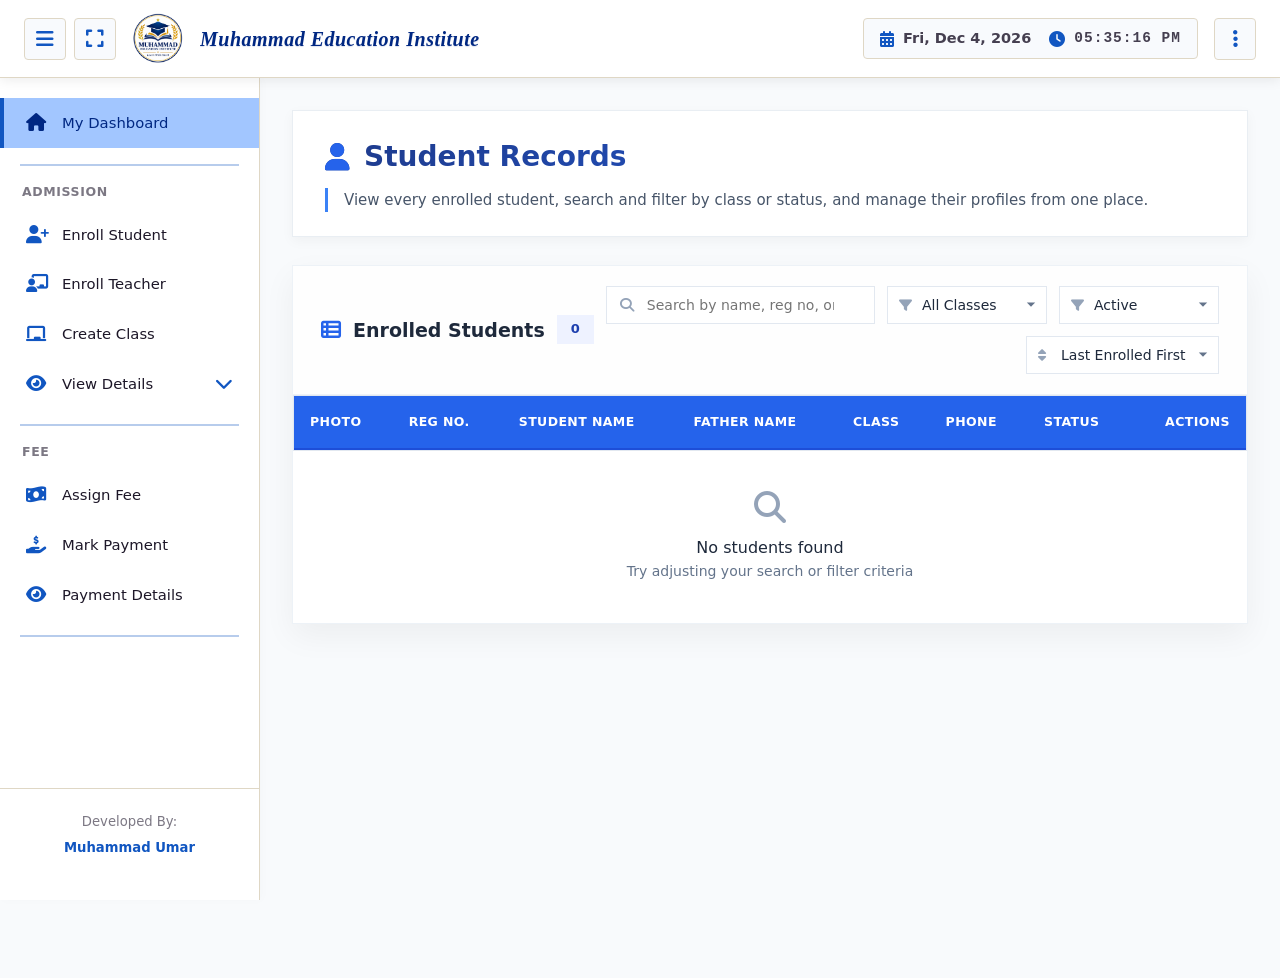
<file: admin/student-details.html>
<!DOCTYPE html>
<html lang="en">
<head>
  <meta charset="UTF-8">
  <meta name="viewport" content="width=device-width, initial-scale=1.0, user-scalable=yes">
  <title>MEI – Student Details</title>
  <link rel="stylesheet" href="https://cdnjs.cloudflare.com/ajax/libs/font-awesome/6.4.0/css/all.min.css">
  <link rel="icon" type="image/png" href="../logo2.png">
  <link rel="stylesheet" href="../components.css">
  <link rel="stylesheet" href="../responsive-components.css">
  <style>
    /* ============================================
       INTERNAL CSS - Unified Design System
       Based on: admission-details.css / view-details.css
       Blue Theme | Full Width | Responsive
       ============================================ */

    /* ===== RESET & GLOBAL ===== */
    * {
      margin: 0;
      padding: 0;
      box-sizing: border-box;
      font-family: 'Segoe UI', Roboto, system-ui, sans-serif;
    }

    body {
      background: #f8fafc;
      color: #1e293b;
      line-height: 1.6;
    }

    /* ===== APP WRAPPER / CONTAINER ===== */
    .app-wrapper {
      display: flex;
      min-height: 100vh;
      width: 100%;
    }

    .app-container {
      display: flex;
      min-height: 100vh;
      width: 100%;
      flex: 1;
    }

    /* ===== MAIN PANEL - FULL WIDTH ===== */
    .main-panel {
      flex: 1;
      padding: 32px;
      width: 100%;
      max-width: 100%;
      min-width: 0;
      background: #f8fafc;
    }

    /* ===== PAGE HEADER ===== */
    .page-header {
      background: white;
      padding: 24px 32px;
      margin-bottom: 28px;
      box-shadow: 0 4px 12px rgba(0, 0, 0, 0.04);
      border: 1px solid #e9eef3;
      width: 100%;
    }

    .page-header h1 {
      font-size: 28px;
      font-weight: 700;
      background: linear-gradient(135deg, #1e3a8a, #2563eb);
      background-clip: text;
      -webkit-background-clip: text;
      color: transparent;
      display: flex;
      align-items: center;
      gap: 14px;
    }

    .page-header h1 i {
      color: #2563eb;
      background: none;
      -webkit-text-fill-color: #2563eb;
    }

    .page-header p {
      color: #475569;
      margin-top: 8px;
      font-size: 15px;
      border-left: 3px solid #3b82f6;
      padding-left: 16px;
    }

    /* ===== DATA CARD - FULL WIDTH ===== */
    .data-card {
      background: white;
      box-shadow: 0 12px 30px rgba(0, 0, 0, 0.05);
      border: 1px solid #edf2f7;
      overflow: hidden;
      width: 100%;
      margin-bottom: 28px;
    }

    .card-header {
      padding: 20px 28px;
      background: #fefefe;
      border-bottom: 1px solid #eef2f8;
      display: flex;
      justify-content: space-between;
      align-items: center;
      flex-wrap: wrap;
      gap: 12px;
    }

    .card-header h2 {
      font-size: 19px;
      font-weight: 700;
      color: #1e293b;
      display: flex;
      align-items: center;
      gap: 12px;
    }

    .card-header h2 i {
      color: #2563eb;
      font-size: 20px;
    }

    /* ===== BADGE COUNT ===== */
    .badge-count {
      background: #eef2ff;
      padding: 4px 14px;
      font-size: 13px;
      font-weight: 700;
      color: #1e40af;
      border-radius: 0;
      white-space: nowrap;
    }

    /* ===== SEARCH FILTERS WRAPPER ===== */
    .search-filters-wrapper {
      display: flex;
      align-items: center;
      gap: 12px;
      flex-wrap: wrap;
      flex: 1;
      justify-content: flex-end;
    }

    .search-wrapper {
      position: relative;
      min-width: 260px;
      flex: 1;
      max-width: 400px;
    }

    .search-icon {
      position: absolute;
      left: 14px;
      top: 50%;
      transform: translateY(-50%);
      color: #94a3b8;
      font-size: 14px;
      pointer-events: none;
    }

    .search-input {
      width: 100%;
      padding: 10px 40px 10px 40px;
      border: 1.5px solid #e2e8f0;
      border-radius: 0;
      font-size: 14px;
      color: #1e293b;
      background: white;
      transition: all 0.25s;
    }

    .search-input:focus {
      outline: none;
      border-color: #3b82f6;
      box-shadow: 0 0 0 3px rgba(59, 130, 246, 0.12);
    }

    .search-clear-btn {
      position: absolute;
      right: 12px;
      top: 50%;
      transform: translateY(-50%);
      background: none;
      border: none;
      color: #94a3b8;
      cursor: pointer;
      font-size: 16px;
      padding: 4px;
      display: flex;
      align-items: center;
      justify-content: center;
      transition: color 0.2s;
    }

    .search-clear-btn:hover {
      color: #2563eb;
    }

    /* ===== FILTER DROPDOWNS ===== */
    .filter-dropdown {
      position: relative;
      min-width: 160px;
      flex-shrink: 0;
    }

    .filter-icon {
      position: absolute;
      left: 12px;
      top: 50%;
      transform: translateY(-50%);
      color: #94a3b8;
      font-size: 13px;
      pointer-events: none;
    }

    .filter-dropdown select {
      width: 100%;
      padding: 10px 32px 10px 34px;
      border: 1.5px solid #e2e8f0;
      border-radius: 0;
      font-size: 14px;
      color: #1e293b;
      background: white;
      cursor: pointer;
      transition: all 0.25s;
      appearance: none;
      background-image: url("data:image/svg+xml,%3Csvg xmlns='http://www.w3.org/2000/svg' width='10' height='10' viewBox='0 0 12 12'%3E%3Cpath fill='%2364748b' d='M6 8L1 3h10z'/%3E%3C/svg%3E");
      background-repeat: no-repeat;
      background-position: right 10px center;
    }

    .filter-dropdown select:focus {
      outline: none;
      border-color: #3b82f6;
      box-shadow: 0 0 0 3px rgba(59, 130, 246, 0.12);
    }

    /* ===== TABLE WRAPPER - AUTO SCROLL ===== */
    .table-wrapper {
      overflow-x: auto;
      overflow-y: visible;
      padding: 0;
      -webkit-overflow-scrolling: touch;
      width: 100%;
      position: relative;
      border: 1.5px solid #e2e8f0;
    }

    /* ===== TABLE - AUTO WIDTH ===== */
    table {
      width: 100%;
      border-collapse: collapse;
      table-layout: auto;
      min-width: 100%;
      white-space: nowrap;
    }

    /* ===== TABLE HEADERS - BLUE THEME ===== */
    th {
      text-align: left;
      padding: 16px 16px;
      background: #2563eb;
      font-weight: 700;
      font-size: 12.5px;
      color: white;
      border-bottom: 2px solid #1d4ed8;
      text-transform: uppercase;
      letter-spacing: 0.4px;
      white-space: nowrap;
      position: sticky;
      top: 0;
      z-index: 10;
    }

    th i {
      color: white;
      margin-right: 6px;
    }

    td {
      padding: 14px 16px;
      border-bottom: 1px solid #f0f2f5;
      font-size: 14px;
      vertical-align: middle;
      white-space: nowrap;
      color: #1e293b;
    }

    td:last-child {
      white-space: nowrap;
    }

    tr:hover {
      background: #fafcff;
    }

    tbody tr:last-child td {
      border-bottom: none;
    }

    /* ===== PHOTO THUMBNAILS ===== */
    .photo-thumb {
      width: 42px;
      height: 48px;
      object-fit: cover;
      border: 2px solid #cbd5e1;
      background: #f1f5f9;
      border-radius: 0;
      display: block;
      margin: 0 auto;
      flex-shrink: 0;
    }

    .photo-placeholder {
      width: 42px;
      height: 48px;
      background: #eef2ff;
      display: flex;
      align-items: center;
      justify-content: center;
      color: #2563eb;
      font-size: 18px;
      border: 2px solid #cbd5e1;
      border-radius: 0;
      margin: 0 auto;
      flex-shrink: 0;
    }

    /* ===== STATUS SELECT DROPDOWN ===== */
    .status-select {
      padding: 6px 28px 6px 12px;
      font-size: 12.5px;
      font-weight: 600;
      border: 1.5px solid #e2e8f0;
      background: white;
      color: #1e293b;
      cursor: pointer;
      border-radius: 0;
      width: 100%;
      min-width: 92px;
      max-width: 120px;
      white-space: nowrap;
      appearance: none;
      background-image: url("data:image/svg+xml,%3Csvg xmlns='http://www.w3.org/2000/svg' width='10' height='10' viewBox='0 0 12 12'%3E%3Cpath fill='%2364748b' d='M6 8L1 3h10z'/%3E%3C/svg%3E");
      background-repeat: no-repeat;
      background-position: right 8px center;
      transition: all 0.2s;
    }

    .status-select:focus {
      outline: none;
      border-color: #3b82f6;
      box-shadow: 0 0 0 3px rgba(59, 130, 246, 0.12);
    }

    .status-select.active-select {
      background-color: #dbeafe;
      color: #1e40af;
      border-color: #bfdbfe;
      background-image: url("data:image/svg+xml,%3Csvg xmlns='http://www.w3.org/2000/svg' width='10' height='10' viewBox='0 0 12 12'%3E%3Cpath fill='%231e40af' d='M6 8L1 3h10z'/%3E%3C/svg%3E");
    }

    .status-select.inactive-select {
      background-color: #f1f5f9;
      color: #475569;
      border-color: #e2e8f0;
    }

    .status-select.graduated-select {
      background-color: #d1fae5;
      color: #065f46;
      border-color: #a7f3d0;
      background-image: url("data:image/svg+xml,%3Csvg xmlns='http://www.w3.org/2000/svg' width='10' height='10' viewBox='0 0 12 12'%3E%3Cpath fill='%23065f46' d='M6 8L1 3h10z'/%3E%3C/svg%3E");
      cursor: default;
    }

    /* ===== ACTION ICONS ===== */
    .action-icons {
      display: flex;
      gap: 8px;
      align-items: center;
      justify-content: flex-end;
      flex-wrap: nowrap;
      white-space: nowrap;
    }

    .action-icons i {
      width: 32px;
      height: 32px;
      display: inline-flex;
      align-items: center;
      justify-content: center;
      font-size: 13px;
      cursor: pointer;
      border: 1.5px solid #e2e8f0;
      background: #f8fafc;
      color: #475569;
      border-radius: 0;
      transition: all 0.2s ease;
      flex-shrink: 0;
    }

    .action-icons i:hover {
      transform: translateY(-1px);
    }

    .action-icons .view-icon:hover {
      background: #dbeafe;
      color: #1d4ed8;
      border-color: #93c5fd;
    }

    .action-icons .edit-icon:hover {
      background: #fef3c7;
      color: #b45309;
      border-color: #fde68a;
    }

    .action-icons .delete-icon:hover {
      background: #fee2e2;
      color: #b91c1c;
      border-color: #fecaca;
    }

    /* ===== NO RESULTS MESSAGE ===== */
    #noResultsMessage {
      text-align: center;
      padding: 40px 20px;
      color: #64748b;
    }

    #noResultsMessage i {
      font-size: 32px;
      display: block;
      margin-bottom: 12px;
      color: #94a3b8;
    }

    #noResultsMessage p:first-of-type {
      font-size: 16px;
      font-weight: 500;
      color: #1e293b;
    }

    #noResultsMessage p:last-of-type {
      font-size: 14px;
    }

    /* ============================================
       PANEL / MODAL STYLES
       ============================================ */

    /* ===== STUDENT SLIDE PANEL ===== */
    .student-overlay {
      position: fixed;
      top: 0;
      left: 0;
      width: 100%;
      height: 100%;
      background: rgba(15, 23, 42, 0.5);
      backdrop-filter: blur(4px);
      z-index: 2000;
      opacity: 0;
      visibility: hidden;
      transition: all 0.3s ease;
      display: flex;
      justify-content: flex-end;
    }

    .student-overlay.active {
      opacity: 1;
      visibility: visible;
    }

    .student-detail-panel {
      width: 500px;
      max-width: 95vw;
      background: white;
      height: 100%;
      box-shadow: -20px 0 40px rgba(0, 0, 0, 0.2);
      transform: translateX(100%);
      transition: transform 0.35s cubic-bezier(0.2, 0.9, 0.4, 1.1);
      display: flex;
      flex-direction: column;
      overflow-y: auto;
    }

    .student-overlay.active .student-detail-panel {
      transform: translateX(0);
    }

    /* ===== PANEL HEADER ===== */
    .panel-header {
      padding: 20px 24px;
      background: #2563eb;
      color: white;
      display: flex;
      justify-content: space-between;
      align-items: center;
      position: sticky;
      top: 0;
      z-index: 10;
      flex-shrink: 0;
    }

    .panel-header h2 {
      font-size: 18px;
      font-weight: 700;
      display: flex;
      align-items: center;
      gap: 10px;
      color: white;
    }

    .panel-header h2 i {
      color: white;
    }

    .close-panel-btn {
      background: rgba(255, 255, 255, 0.15);
      border: none;
      width: 36px;
      height: 36px;
      font-size: 16px;
      cursor: pointer;
      color: white;
      transition: all 0.2s;
      display: flex;
      align-items: center;
      justify-content: center;
      flex-shrink: 0;
      border-radius: 0;
    }

    .close-panel-btn:hover {
      background: #ef4444;
      color: white;
    }

    /* ===== PHOTO FRAME SECTION ===== */
    .photo-frame-section {
      background: #f8fafc;
      padding: 28px 24px 20px;
      text-align: center;
      border-bottom: 1px solid #ecf3fa;
    }

    .photo-frame {
      width: 140px;
      height: 170px;
      margin: 0 auto;
      border: 3px solid #cbd5e1;
      overflow: hidden;
      background: white;
      display: flex;
      align-items: center;
      justify-content: center;
    }

    .photo-frame img {
      width: 100%;
      height: 100%;
      object-fit: cover;
    }

    .photo-frame i {
      font-size: 48px;
      color: #93c5fd;
    }

    .reg-number-bold {
      margin-top: 14px;
      font-size: 15px;
      font-weight: 800;
      color: #1e3a8a;
      background: #eef2ff;
      display: inline-block;
      padding: 6px 18px;
      white-space: nowrap;
      letter-spacing: 0.5px;
    }

    /* ===== INFO GROUPS ===== */
    .info-group {
      padding: 20px 24px;
      border-bottom: 1px solid #f0f4fa;
    }

    .info-group h4 {
      font-size: 13.5px;
      font-weight: 700;
      color: #1e3a8a;
      letter-spacing: 0.5px;
      margin-bottom: 14px;
      padding-bottom: 10px;
      border-bottom: 2px solid #dbeafe;
      display: flex;
      align-items: center;
      gap: 8px;
      text-transform: uppercase;
    }

    .info-group h4 i {
      color: #2563eb;
      font-size: 14px;
    }

    .info-row {
      display: flex;
      margin-bottom: 12px;
      align-items: flex-start;
      gap: 12px;
      padding-bottom: 8px;
      border-bottom: 1px dashed #f1f5f9;
    }

    .info-row:last-child {
      border-bottom: none;
      margin-bottom: 0;
    }

    .info-label {
      width: 130px;
      font-size: 12px;
      font-weight: 600;
      color: #64748b;
      text-transform: uppercase;
      letter-spacing: 0.3px;
      flex-shrink: 0;
      padding-top: 2px;
    }

    .info-value {
      flex: 1;
      font-weight: 500;
      color: #1e293b;
      font-size: 13.5px;
      word-break: break-word;
      display: flex;
      align-items: center;
      gap: 8px;
      flex-wrap: wrap;
    }

    .info-value i {
      color: #94a3b8;
      width: 20px;
      font-size: 13px;
    }

    /* ===== STATUS BADGES ===== */
    .status-badge {
      display: inline-block;
      padding: 5px 12px;
      font-size: 12px;
      font-weight: 700;
      text-align: center;
      min-width: 85px;
      white-space: nowrap;
      border-radius: 0;
    }

    .status-active {
      background: #dbeafe;
      color: #1e40af;
      border: 1px solid #bfdbfe;
    }

    .status-inactive {
      background: #f1f5f9;
      color: #475569;
      border: 1px solid #e2e8f0;
    }

    .status-graduated {
      background: #d1fae5;
      color: #065f46;
      border: 1px solid #a7f3d0;
    }

    /* ===== TOAST NOTIFICATIONS ===== */
    .toast-msg {
      position: fixed;
      bottom: 30px;
      right: 30px;
      background: #1e293b;
      color: white;
      padding: 16px 28px;
      font-size: 15px;
      font-weight: 500;
      z-index: 2200;
      box-shadow: 0 8px 30px rgba(0, 0, 0, 0.25);
      display: flex;
      align-items: center;
      gap: 12px;
      animation: slideUp 0.35s ease;
      max-width: 480px;
      border-radius: 0;
    }

    .toast-msg i {
      color: #3b82f6;
      font-size: 20px;
    }

    @keyframes slideUp {
      0% {
        opacity: 0;
        transform: translateY(40px);
      }
      100% {
        opacity: 1;
        transform: translateY(0);
      }
    }

    /* ============================================
       DELETE CONFIRMATION MODAL — GITHUB STYLE
       ============================================ */
    .delete-modal-overlay {
      position: fixed;
      top: 0;
      left: 0;
      width: 100%;
      height: 100%;
      background: rgba(15, 23, 42, 0.55);
      backdrop-filter: blur(4px);
      z-index: 3000;
      display: flex;
      align-items: center;
      justify-content: center;
      opacity: 0;
      visibility: hidden;
      transition: opacity 0.25s ease, visibility 0.25s ease;
    }

    .delete-modal-overlay.active {
      opacity: 1;
      visibility: visible;
    }

    .delete-modal-container {
      background: white;
      width: 95%;
      max-width: 520px;
      max-height: 90vh;
      overflow-y: auto;
      box-shadow: 0 25px 50px -12px rgba(0, 0, 0, 0.35);
      border-radius: 0;
      transform: scale(0.96);
      transition: transform 0.25s cubic-bezier(0.2, 0.9, 0.4, 1.1);
      padding: 0;
    }

    .delete-modal-overlay.active .delete-modal-container {
      transform: scale(1);
    }

    .delete-modal-header {
      padding: 20px 24px 8px 24px;
      display: flex;
      align-items: center;
      gap: 14px;
      border-bottom: none;
    }

    .delete-modal-header .warning-icon {
      background: #fee2e2;
      color: #dc2626;
      width: 44px;
      height: 44px;
      border-radius: 50%;
      display: flex;
      align-items: center;
      justify-content: center;
      font-size: 22px;
      flex-shrink: 0;
    }

    .delete-modal-header h2 {
      font-size: 20px;
      font-weight: 700;
      color: #0f172a;
      margin: 0;
      line-height: 1.3;
    }

    .delete-modal-header h2 small {
      display: block;
      font-size: 14px;
      font-weight: 500;
      color: #64748b;
      margin-top: 2px;
    }

    .delete-modal-body {
      padding: 8px 24px 20px 24px;
    }

    .delete-modal-body p {
      color: #334155;
      font-size: 14px;
      line-height: 1.6;
      margin-bottom: 18px;
    }

    .delete-modal-body .warning-box {
      background: #fef2f2;
      border-left: 4px solid #dc2626;
      padding: 14px 18px;
      border-radius: 0;
      margin-bottom: 22px;
      font-size: 14px;
      color: #7f1d1d;
      display: flex;
      gap: 12px;
      align-items: flex-start;
    }

    .delete-modal-body .warning-box i {
      color: #dc2626;
      font-size: 18px;
      margin-top: 2px;
    }

    .delete-modal-body .warning-box strong {
      color: #991b1b;
    }

    .delete-modal-body label {
      display: block;
      font-weight: 600;
      font-size: 14px;
      color: #1e293b;
      margin-bottom: 8px;
    }

    .delete-modal-body label .req {
      color: #dc2626;
      margin-left: 4px;
    }

    .delete-modal-body .input-hint {
      font-size: 13px;
      color: #64748b;
      margin-top: 6px;
    }

    .delete-modal-body .input-hint code {
      background: #f1f5f9;
      padding: 2px 8px;
      border-radius: 0;
      font-weight: 600;
      color: #0f172a;
      border: 1px solid #e2e8f0;
      font-size: 13px;
    }

    .delete-modal-body input[type="text"] {
      width: 100%;
      padding: 12px 16px;
      font-size: 15px;
      border: 2px solid #e2e8f0;
      border-radius: 0;
      outline: none;
      transition: border-color 0.2s, box-shadow 0.2s;
      font-family: inherit;
      background: #fafcff;
      color: #1e293b;
    }

    .delete-modal-body input[type="text"]:focus {
      border-color: #2563eb;
      box-shadow: 0 0 0 3px rgba(37, 99, 235, 0.15);
      background: white;
    }

    .delete-modal-body input[type="text"].invalid {
      border-color: #dc2626;
      box-shadow: 0 0 0 3px rgba(220, 38, 38, 0.12);
    }

    .delete-modal-footer {
      padding: 16px 24px 24px 24px;
      display: flex;
      gap: 12px;
      justify-content: flex-end;
      border-top: 1px solid #eef2f8;
      margin-top: 8px;
    }

    .delete-modal-footer button {
      padding: 10px 22px;
      font-size: 14px;
      font-weight: 600;
      border-radius: 0;
      cursor: pointer;
      transition: all 0.2s;
      border: 1px solid transparent;
      font-family: inherit;
      display: inline-flex;
      align-items: center;
      gap: 8px;
    }

    .delete-modal-footer .btn-cancel {
      background: #f1f5f9;
      color: #334155;
      border-color: #cbd5e1;
    }

    .delete-modal-footer .btn-cancel:hover {
      background: #e2e8f0;
    }

    .delete-modal-footer .btn-delete {
      background: #dc2626;
      color: white;
      border-color: #dc2626;
    }

    .delete-modal-footer .btn-delete:hover:not(:disabled) {
      background: #b91c1c;
      border-color: #b91c1c;
      transform: translateY(-1px);
      box-shadow: 0 6px 14px rgba(220, 38, 38, 0.3);
    }

    .delete-modal-footer .btn-delete:disabled {
      opacity: 0.5;
      cursor: not-allowed;
      background: #dc2626;
      border-color: #dc2626;
    }

    .delete-modal-footer .btn-delete i {
      font-size: 14px;
    }

    /* ============================================
       FULLY RESPONSIVE BREAKPOINTS
       ============================================ */

    /* ===== TABLET (768px - 1024px) ===== */
    @media (max-width: 1024px) {
      .main-panel {
        padding: 24px 20px;
      }

      .page-header {
        padding: 20px 24px;
      }

      .page-header h1 {
        font-size: 24px;
      }

      .page-header p {
        font-size: 14px;
      }

      .card-header {
        padding: 16px 20px;
      }

      .card-header h2 {
        font-size: 17px;
      }

      .table-wrapper {
        overflow-x: auto;
        -webkit-overflow-scrolling: touch;
      }

      table {
        min-width: 850px;
        width: auto;
      }

      th,
      td {
        padding: 13px 14px;
        font-size: 13px;
      }

      .photo-thumb,
      .photo-placeholder {
        width: 38px;
        height: 44px;
      }

      .photo-placeholder i {
        font-size: 16px;
      }
    }

    /* ===== MOBILE (768px and below) ===== */
    @media (max-width: 768px) {
      .main-panel {
        padding: 20px 16px;
      }

      .page-header {
        padding: 18px 20px;
      }

      .page-header h1 {
        font-size: 21px;
        gap: 10px;
      }

      .page-header p {
        font-size: 13.5px;
        padding-left: 12px;
        margin-top: 6px;
      }

      .card-header {
        padding: 14px 16px;
        flex-direction: column;
        align-items: stretch;
      }

      .card-header h2 {
        font-size: 16px;
        flex-wrap: wrap;
      }

      .badge-count {
        font-size: 12px;
        padding: 3px 10px;
      }

      .search-filters-wrapper {
        flex-direction: column;
        align-items: stretch;
        width: 100%;
      }

      .search-wrapper {
        width: 100%;
        min-width: 0;
        max-width: none;
      }

      .filter-dropdown {
        width: 100%;
        min-width: 0;
      }

      .table-wrapper {
        overflow-x: auto;
        -webkit-overflow-scrolling: touch;
      }

      table {
        min-width: 720px;
        width: auto;
      }

      th {
        font-size: 11px;
        padding: 10px 10px;
        white-space: nowrap;
      }

      td {
        padding: 10px 10px;
        font-size: 12px;
        white-space: nowrap;
      }

      .photo-thumb,
      .photo-placeholder {
        width: 34px;
        height: 40px;
      }

      .photo-placeholder i {
        font-size: 14px;
      }

      .status-select {
        font-size: 11px;
        padding: 4px 24px 4px 8px;
        min-width: 75px;
        background-position: right 6px center;
      }

      .action-icons {
        gap: 6px;
      }

      .action-icons i {
        width: 28px;
        height: 28px;
        font-size: 11px;
      }

      /* ===== PANELS - FULL WIDTH ===== */
      .student-detail-panel {
        width: 100%;
        max-width: 100%;
      }

      .panel-header {
        padding: 16px 20px;
      }

      .panel-header h2 {
        font-size: 16px;
      }

      .close-panel-btn {
        width: 34px;
        height: 34px;
        font-size: 14px;
      }

      .photo-frame {
        width: 120px;
        height: 145px;
      }

      .photo-frame i {
        font-size: 40px;
      }

      .reg-number-bold {
        font-size: 14px;
        padding: 5px 14px;
      }

      .photo-frame-section {
        padding: 20px 20px 16px;
      }

      .info-group {
        padding: 16px 20px;
      }

      .info-group h4 {
        font-size: 12.5px;
      }

      .info-row {
        gap: 8px;
        margin-bottom: 10px;
      }

      .info-label {
        width: 110px;
        font-size: 11px;
      }

      .info-value {
        font-size: 12.5px;
      }

      .toast-msg {
        bottom: 20px;
        right: 20px;
        left: 20px;
        padding: 14px 20px;
        font-size: 14px;
        justify-content: center;
        text-align: center;
      }
    }

    /* ===== SMALL MOBILE (480px and below) ===== */
    @media (max-width: 480px) {
      .main-panel {
        padding: 16px 12px;
      }

      .page-header {
        padding: 14px 16px;
      }

      .page-header h1 {
        font-size: 18px;
        gap: 8px;
      }

      .page-header h1 i {
        font-size: 17px;
      }

      .page-header p {
        font-size: 12.5px;
        padding-left: 10px;
      }

      .card-header {
        padding: 12px 14px;
      }

      .card-header h2 {
        font-size: 14px;
        gap: 8px;
      }

      .badge-count {
        font-size: 11px;
        padding: 3px 8px;
      }

      table {
        min-width: 600px;
        width: auto;
      }

      th {
        font-size: 10px;
        padding: 9px 8px;
        letter-spacing: 0;
      }

      td {
        padding: 9px 8px;
        font-size: 11px;
      }

      .photo-thumb,
      .photo-placeholder {
        width: 30px;
        height: 36px;
      }

      .photo-placeholder i {
        font-size: 12px;
      }

      .status-select {
        font-size: 10px;
        padding: 3px 20px 3px 6px;
        min-width: 65px;
        background-position: right 4px center;
      }

      .action-icons {
        gap: 4px;
      }

      .action-icons i {
        width: 26px;
        height: 26px;
        font-size: 10px;
      }

      .panel-header {
        padding: 14px 16px;
      }

      .panel-header h2 {
        font-size: 14px;
        gap: 8px;
      }

      .close-panel-btn {
        width: 30px;
        height: 30px;
        font-size: 13px;
      }

      .photo-frame {
        width: 100px;
        height: 120px;
      }

      .photo-frame i {
        font-size: 34px;
      }

      .reg-number-bold {
        font-size: 13px;
        padding: 4px 12px;
      }

      .photo-frame-section {
        padding: 16px 16px 12px;
      }

      .info-group {
        padding: 14px 16px;
      }

      .info-group h4 {
        font-size: 12px;
        margin-bottom: 10px;
      }

      .info-row {
        margin-bottom: 8px;
      }

      .info-label {
        width: 90px;
        font-size: 10px;
      }

      .info-value {
        font-size: 12px;
      }

      .toast-msg {
        padding: 12px 16px;
        font-size: 13px;
        bottom: 16px;
        right: 16px;
        left: 16px;
      }

      /* Delete modal */
      .delete-modal-container {
        width: 98%;
        max-width: 100%;
      }

      .delete-modal-header {
        padding: 16px 18px 6px 18px;
      }

      .delete-modal-header h2 {
        font-size: 17px;
      }

      .delete-modal-header .warning-icon {
        width: 36px;
        height: 36px;
        font-size: 18px;
      }

      .delete-modal-body {
        padding: 6px 18px 16px 18px;
      }

      .delete-modal-body p {
        font-size: 13px;
      }

      .delete-modal-body .warning-box {
        padding: 12px 14px;
        font-size: 13px;
      }

      .delete-modal-footer {
        padding: 14px 18px 18px 18px;
        flex-direction: column-reverse;
      }

      .delete-modal-footer button {
        width: 100%;
        justify-content: center;
        padding: 12px 18px;
      }
    }

    /* ===== EXTRA SMALL (360px and below) ===== */
    @media (max-width: 360px) {
      .main-panel {
        padding: 10px 8px;
      }

      table {
        min-width: 500px;
        width: auto;
      }

      th {
        font-size: 9px;
        padding: 8px 6px;
      }

      td {
        padding: 8px 6px;
        font-size: 10px;
      }

      .photo-thumb,
      .photo-placeholder {
        width: 26px;
        height: 32px;
      }

      .photo-placeholder i {
        font-size: 10px;
      }

      .status-select {
        font-size: 9px;
        padding: 2px 18px 2px 4px;
        min-width: 55px;
      }

      .action-icons i {
        width: 24px;
        height: 24px;
        font-size: 10px;
      }

      .photo-frame {
        width: 80px;
        height: 96px;
      }

      .photo-frame i {
        font-size: 28px;
      }

      .reg-number-bold {
        font-size: 12px;
        padding: 3px 8px;
      }

      .panel-header h2 {
        font-size: 13px;
      }
    }

    /* ============================================
       PRINT STYLES
       ============================================ */
    @media print {
      .btn-actions,
      .photo-frame,
      .action-icons,
      .status-select,
      .close-panel-btn,
      .search-wrapper,
      .filter-dropdown,
      .student-overlay,
      .delete-modal-overlay,
      .toast-msg {
        display: none !important;
      }

      .data-card {
        box-shadow: none;
        border: 1px solid #ddd;
      }

      .page-header {
        box-shadow: none;
        border: 1px solid #ddd;
      }

      th {
        background: #2563eb !important;
        color: white !important;
        -webkit-print-color-adjust: exact;
        print-color-adjust: exact;
      }

      .table-wrapper {
        overflow: visible !important;
      }

      table {
        min-width: 100% !important;
        width: 100% !important;
      }
    }
  </style>
</head>
<body>
  <div id="header-placeholder"></div>
  <div class="app-wrapper" id="appWrapper">
    <div id="sidebar-placeholder"></div>
    <div class="app-container">
      <main class="main-panel">
        <div class="page-header">
          <h1><i class="fas fa-user"></i> Student Records</h1>
          <p>View every enrolled student, search and filter by class or status, and manage their profiles from one place.</p>
        </div>
        <div class="data-card">
          <div class="card-header">
            <h2><i class="fas fa-table-list"></i> Enrolled Students <span class="badge-count" id="studentCountBadge">0</span></h2>
            <div class="search-filters-wrapper">
              <div class="search-wrapper">
                <i class="fas fa-search search-icon"></i>
                <input type="text" id="studentSearchInput" placeholder="Search by name, reg no, or phone..." class="search-input">
                <button class="search-clear-btn" id="clearSearchBtn" style="display: none;"><i class="fas fa-times-circle"></i></button>
              </div>
              <div class="filter-dropdown">
                <i class="fas fa-filter filter-icon"></i>
                <select id="classFilter">
                  <option value="">All Classes</option>
                </select>
              </div>
              <div class="filter-dropdown">
                <i class="fas fa-filter filter-icon"></i>
                <select id="statusFilter">
                  <option value="Active" selected>Active</option>
                  <option value="Inactive">Inactive</option>
                </select>
              </div>
              <!-- ===== SORT FILTER ===== -->
              <div class="filter-dropdown">
                <i class="fas fa-sort filter-icon"></i>
                <select id="sortFilter">
                  <option value="lifo" selected>Last Enrolled First</option>
                  <option value="name-az">Name A-Z</option>
                </select>
              </div>
            </div>
          </div>
          
          <div class="table-wrapper">
            <table>
              <thead>
                <tr>
                  <th>Photo</th>
                  <th>Reg No.</th>
                  <th>Student Name</th>
                  <th>Father Name</th>
                  <th>Class</th>
                  <th>Phone</th>
                  <th>Status</th>
                  <th style="text-align: right;">Actions</th>
                </tr>
              </thead>
              <tbody id="studentTableBody"></tbody>
            </table>
          </div>
          
          <div id="noResultsMessage" style="display: none; text-align: center; padding: 40px 20px; color: #64748b;">
            <i class="fas fa-search" style="font-size: 32px; display: block; margin-bottom: 12px; color: #94a3b8;"></i>
            <p style="font-size: 16px; font-weight: 500; color: #1e293b;">No students found</p>
            <p style="font-size: 14px;">Try adjusting your search or filter criteria</p>
          </div>
        </div>
      </main>
    </div>
  </div>

  <div id="studentSlidePanel" class="student-overlay">
    <div class="student-detail-panel">
      <div class="panel-header">
        <h2><i class="fas fa-id-card"></i> Student Profile</h2>
        <button class="close-panel-btn" id="closeSlideBtn"><i class="fas fa-times"></i></button>
      </div>
      <div id="dynamicPanelContent"></div>
    </div>
  </div>

  <!-- ===== SECURE DELETE MODAL (GitHub-style) ===== -->
  <div id="deleteStudentModalOverlay" class="delete-modal-overlay">
    <div class="delete-modal-container">
      <div class="delete-modal-header">
        <div class="warning-icon"><i class="fas fa-exclamation-triangle"></i></div>
        <h2>Delete this student? <small>This action cannot be undone.</small></h2>
      </div>
      <div class="delete-modal-body">
        <p>This will permanently delete the student <strong id="deleteStudentDisplayName">—</strong> and remove all associated records. Please type the registration number to confirm.</p>
        <div class="warning-box">
          <i class="fas fa-skull-crossbones"></i>
          <div>
            <strong>Warning:</strong> All personal, guardian, and enrollment information for this student will be <strong>permanently removed</strong> from the system. This action cannot be undone.
          </div>
        </div>
        <label>Registration No. <span class="req">*</span></label>
        <input type="text" id="deleteStudentConfirmInput" placeholder="Type registration number here..." autocomplete="off" spellcheck="false">
        <div class="input-hint">Type <code id="deleteStudentExpectedId">—</code> to confirm.</div>
      </div>
      <div class="delete-modal-footer">
        <button class="btn-cancel" id="cancelDeleteStudentBtn"><i class="fas fa-times"></i> Cancel</button>
        <button class="btn-delete" id="confirmDeleteStudentBtn" disabled><i class="fas fa-trash-alt"></i> Delete Student</button>
      </div>
    </div>
  </div>

<script src="../components.js"></script>
<script>
  function loadComponents() {
    fetch('header.html').then(r => r.text()).then(data => document.getElementById('header-placeholder').innerHTML = data);
    fetch('sidebar.html').then(r => r.text()).then(data => document.getElementById('sidebar-placeholder').innerHTML = data);
  }

  window.onload = function() {
    loadComponents();
    setTimeout(() => {
      if (typeof window.initHeaderAndSidebar === 'function') window.initHeaderAndSidebar();
    }, 400);

    // Initial data load + render
    refreshFromStorage();

    // Re-render whenever the tab regains focus (e.g., after promoting a class or changing its status in another tab)
    window.addEventListener('focus', refreshFromStorage);

    // Re-render whenever the tab becomes visible again
    document.addEventListener('visibilitychange', () => {
      if (!document.hidden) refreshFromStorage();
    });

    // Also refresh when returning via browser back/forward navigation
    window.addEventListener('pageshow', () => {
      refreshFromStorage();
    });
  };

  // ===== Storage Helpers =====
  function loadStudentsFromStorage() {
    const stored = localStorage.getItem('messStudents');
    return stored ? JSON.parse(stored) : [];
  }
  function saveStudentsToStorage(data) {
    localStorage.setItem('messStudents', JSON.stringify(data));
  }
  function loadClassesFromStorage() {
    const stored = localStorage.getItem('messClasses');
    return stored ? JSON.parse(stored) : [];
  }

  // ===== In-memory state =====
  let students = [];
  let filteredStudents = [];
  let classStatusMap = {};   // classId -> 'Active' | 'Graduated'

  // Build a fast lookup: classId -> class.status
  function buildClassStatusMap() {
    const classes = loadClassesFromStorage();
    const map = {};
    classes.forEach(c => {
      if (c && c.id) map[c.id] = c.status || 'Active';
    });
    return map;
  }

  // ===== Refresh from localStorage and re-render everything =====
  function refreshFromStorage() {
    // Re-read the source of truth
    students = loadStudentsFromStorage();
    classStatusMap = buildClassStatusMap();

    // Rebuild the class filter
    populateClassFilter();

    // Re-apply the current search/filter so the view stays consistent
    filterStudents();
  }

  function showToast(msg) {
    let t = document.createElement('div');
    t.className = 'toast-msg';
    t.innerHTML = `<i class="fas fa-info-circle"></i> ${msg}`;
    document.body.appendChild(t);
    setTimeout(() => t.remove(), 2200);
  }

  function updateStudentCount() {
    document.getElementById('studentCountBadge').innerText = filteredStudents.length;
  }

  // ===== Populate Class Filter =====
  function populateClassFilter() {
    const classFilter = document.getElementById('classFilter');
    const previousValue = classFilter.value;
    const uniqueClasses = [...new Set(students.map(s => s.className).filter(Boolean))];
    
    classFilter.innerHTML = '<option value="">All Classes</option>';
    
    uniqueClasses.sort().forEach(className => {
      const option = document.createElement('option');
      option.value = className;
      option.textContent = className;
      classFilter.appendChild(option);
    });

    if (previousValue && uniqueClasses.includes(previousValue)) {
      classFilter.value = previousValue;
    }
  }

  // ===== SEARCH & FILTER FUNCTIONALITY =====
  function filterStudents() {
    const searchInput = document.getElementById('studentSearchInput');
    const classFilter = document.getElementById('classFilter');
    const statusFilter = document.getElementById('statusFilter');
    const sortFilter = document.getElementById('sortFilter');
    const searchTerm = searchInput ? searchInput.value.toLowerCase().trim() : '';
    const selectedClass = classFilter ? classFilter.value : '';
    const selectedStatus = statusFilter ? statusFilter.value : 'Active';
    const sortValue = sortFilter ? sortFilter.value : 'lifo';
    const clearBtn = document.getElementById('clearSearchBtn');
    
    filteredStudents = students.filter(student => {
      // Class filter
      if (selectedClass && student.className !== selectedClass) {
        return false;
      }

      // Status filter — class-graduated students are excluded from Active/Inactive view
      const classGraduated = student.classId && classStatusMap[student.classId] === 'Graduated';
      if (!classGraduated) {
        const studentStatus = student.status || 'Active';
        if (studentStatus !== selectedStatus) {
          return false;
        }
      } else {
        // Graduated students only appear when there's no restrictive status filter,
        // but since the filter has only Active/Inactive, hide them entirely
        return false;
      }
      
      // Search term filter
      if (searchTerm) {
        const nameMatch = student.studentName && student.studentName.toLowerCase().includes(searchTerm);
        const regMatch = student.regNo && student.regNo.toLowerCase().includes(searchTerm);
        const phoneMatch = student.phoneNumber && student.phoneNumber.includes(searchTerm);
        const fatherMatch = student.fatherName && student.fatherName.toLowerCase().includes(searchTerm);
        
        return nameMatch || regMatch || phoneMatch || fatherMatch;
      }
      
      return true;
    });

    // ===== APPLY SORTING =====
    if (sortValue === 'lifo') {
      // Last enrolled first (newest first) – default
      filteredStudents.sort((a, b) => {
        const dateA = a.enrolledAt ? new Date(a.enrolledAt).getTime() : 0;
        const dateB = b.enrolledAt ? new Date(b.enrolledAt).getTime() : 0;
        if (dateA !== dateB) return dateB - dateA; // newest first
        // fallback: reverse insertion order (last added first)
        return students.indexOf(b) - students.indexOf(a);
      });
    } else if (sortValue === 'name-az') {
      // Student Name A-Z (alphabetical, A on top)
      filteredStudents.sort((a, b) => {
        const nameA = (a.studentName || '').toLowerCase();
        const nameB = (b.studentName || '').toLowerCase();
        return nameA.localeCompare(nameB);
      });
    }
    
    if (clearBtn) {
      clearBtn.style.display = searchTerm ? 'block' : 'none';
    }
    
    renderStudentTable();
    updateStudentCount();
  }

  // Setup search and filter event listeners
  document.addEventListener('DOMContentLoaded', function() {
    const searchInput = document.getElementById('studentSearchInput');
    const clearBtn = document.getElementById('clearSearchBtn');
    const classFilter = document.getElementById('classFilter');
    const statusFilter = document.getElementById('statusFilter');
    const sortFilter = document.getElementById('sortFilter');
    
    populateClassFilter();
    
    if (searchInput) {
      searchInput.addEventListener('input', function() {
        filterStudents();
      });
      
      searchInput.addEventListener('keydown', function(e) {
        if (e.key === 'Escape') {
          this.value = '';
          filterStudents();
          this.blur();
        }
      });
    }
    
    if (clearBtn) {
      clearBtn.addEventListener('click', function() {
        if (searchInput) {
          searchInput.value = '';
          filterStudents();
          searchInput.focus();
        }
      });
    }
    
    if (classFilter) {
      classFilter.addEventListener('change', filterStudents);
    }

    if (statusFilter) {
      statusFilter.addEventListener('change', filterStudents);
    }

    if (sortFilter) {
      sortFilter.addEventListener('change', filterStudents);
    }
  });

  // ===== Helper: is this student's class Graduated? =====
  function isClassGraduated(student) {
    if (!student || !student.classId) return false;
    return classStatusMap[student.classId] === 'Graduated';
  }

  function renderStudentTable() {
    const tbody = document.getElementById('studentTableBody');
    const noResults = document.getElementById('noResultsMessage');
    if(!tbody) return;
    
    if (filteredStudents.length === 0) {
      tbody.innerHTML = '';
      noResults.style.display = 'block';
      document.getElementById('studentCountBadge').innerText = '0';
      return;
    }
    
    noResults.style.display = 'none';
    
    tbody.innerHTML = filteredStudents.map(s => {
      const photoHtml = s.photoUrl 
        ? `<img src="${s.photoUrl}" class="photo-thumb" alt="${s.studentName}">` 
        : `<div class="photo-placeholder"><i class="fas fa-user"></i></div>`;

      // ===== Status cell: class-driven "Graduated" overrides student status =====
      let statusHtml;
      if (isClassGraduated(s)) {
        // Static badge — cannot be changed from student side
        statusHtml = `<span class="status-select graduated-select" style="display:inline-block; cursor:default; text-align:center;">Graduated</span>`;
      } else {
        statusHtml = `
          <select class="status-select ${s.status === 'Active' ? 'active-select' : 'inactive-select'}" 
                  data-regno="${s.regNo}" onchange="updateStatus('${s.regNo}', this.value)">
            <option value="Active" ${s.status === 'Active' ? 'selected' : ''}>Active</option>
            <option value="Inactive" ${s.status === 'Inactive' ? 'selected' : ''}>Inactive</option>
          </select>
        `;
      }
      
      return `
        <tr>
          <td>${photoHtml}</td>
          <td><strong>${escapeHtml(s.regNo)}</strong></td>
          <td>${escapeHtml(s.studentName)}</td>
          <td>${escapeHtml(s.fatherName)}</td>
          <td>${escapeHtml(s.className)}</td>
          <td>${escapeHtml(s.phoneNumber)}</td>
          <td>${statusHtml}</td>
          <td style="text-align:right">
            <div class="action-icons">
              <i class="fas fa-eye view-icon" data-regno="${s.regNo}"></i>
              <i class="fas fa-edit edit-icon" data-regno="${s.regNo}"></i>
              <i class="fas fa-trash-alt delete-icon" data-regno="${s.regNo}"></i>
            </div>
          </td>
        </tr>
      `;
    }).join('');

    // Attach event listeners
    document.querySelectorAll('.view-icon').forEach(i => i.addEventListener('click', () => openPanel(i.dataset.regno)));
    document.querySelectorAll('.edit-icon').forEach(i => i.addEventListener('click', () => {
      window.location.href = `enroll-student.html?edit=${encodeURIComponent(i.dataset.regno)}`;
    }));
    document.querySelectorAll('.delete-icon').forEach(i => i.addEventListener('click', () => { 
      // NEW: Open secure delete modal instead of direct confirm
      openDeleteConfirmationModal(i.dataset.regno);
    }));
  }

  function escapeHtml(str) { 
    if (!str) return ''; 
    return str.replace(/[&<>]/g, m => m === '&' ? '&amp;' : m === '<' ? '&lt;' : '&gt;'); 
  }

  window.updateStatus = (regNo, newStatus) => { 
    // Block status changes if the student's class is Graduated
    const fresh = loadStudentsFromStorage();
    const s = fresh.find(s => s.regNo === regNo);
    if (!s) return;

    if (isClassGraduated(s)) {
      showToast('⚠️ Status is locked (Class is Graduated)');
      refreshFromStorage();
      return;
    }

    s.status = newStatus; 
    saveStudentsToStorage(fresh);
    refreshFromStorage();
    showToast(`✅ Status: ${newStatus}`); 
  };

  function openPanel(regNo) {
    // Always re-read fresh so grade/class status are current
    const freshStudents = loadStudentsFromStorage();
    const freshClassStatusMap = buildClassStatusMap();
    let s = freshStudents.find(s => s.regNo === regNo);
    if(!s) return;

    const classGraduated = s.classId && freshClassStatusMap[s.classId] === 'Graduated';
    const effectiveStatus = classGraduated ? 'Graduated' : s.status;

    let photoHtml = s.photoUrl ? `<img src="${s.photoUrl}">` : `<i class="fas fa-user"></i>`;

    const val = (v) => (v !== undefined && v !== null && String(v).trim() !== '') ? escapeHtml(v) : '';
    const fmtDate = (d) => {
      if (!d) return '';
      const dt = new Date(d);
      return isNaN(dt.getTime()) ? '' : dt.toLocaleDateString();
    };

    // Status badge class
    let statusBadgeClass = 'status-inactive';
    if (effectiveStatus === 'Active') statusBadgeClass = 'status-active';
    else if (effectiveStatus === 'Graduated') statusBadgeClass = 'status-graduated';

    document.getElementById('dynamicPanelContent').innerHTML = `
      <div class="photo-frame-section">
        <div class="photo-frame">${photoHtml}</div>
        <div class="reg-number-bold"> ${escapeHtml(s.regNo)}</div>
      </div>
      <div class="info-group"><h4><i class="fas fa-user"></i> Class Information</h4>
        <div class="info-row"><div class="info-label">Class Name</div><div class="info-value">${val(s.className)}</div></div>
        <div class="info-row"><div class="info-label">Class ID</div><div class="info-value">${val(s.classId)}</div></div>
        <div class="info-row"><div class="info-label">Session</div><div class="info-value">${val(s.session)}</div></div>
        <div class="info-row"><div class="info-label">Grade</div><div class="info-value">${val(s.grade)}</div></div>
        <div class="info-row"><div class="info-label">Section</div><div class="info-value">${val(s.section)}</div></div>
      </div>
      <div class="info-group"><h4><i class="fas fa-address-card"></i> Personal Information</h4>
        <div class="info-row"><div class="info-label">Student Name</div><div class="info-value">${val(s.studentName)}</div></div>
        <div class="info-row"><div class="info-label">Father Name</div><div class="info-value">${val(s.fatherName)}</div></div>
        <div class="info-row"><div class="info-label">Phone</div><div class="info-value">${val(s.phoneNumber)}</div></div>
        <div class="info-row"><div class="info-label">CNIC</div><div class="info-value">${val(s.cnic)}</div></div>
        <div class="info-row"><div class="info-label">Address</div><div class="info-value">${val(s.address)}</div></div>
        <div class="info-row"><div class="info-label">Email</div><div class="info-value">${val(s.email)}</div></div>
        <div class="info-row"><div class="info-label">Gender</div><div class="info-value">${val(s.gender)}</div></div>
        <div class="info-row"><div class="info-label">DOB</div><div class="info-value">${fmtDate(s.dob)}</div></div>
        <div class="info-row"><div class="info-label">Nationality</div><div class="info-value">${val(s.nationality)}</div></div>
        <div class="info-row"><div class="info-label">Religion</div><div class="info-value">${val(s.religion)}</div></div>
      </div>
      <div class="info-group"><h4><i class="fas fa-user-shield"></i> Guardian Information</h4>
        <div class="info-row"><div class="info-label">Guardian Name</div><div class="info-value">${val(s.guardianName)}</div></div>
        <div class="info-row"><div class="info-label">Relationship</div><div class="info-value">${val(s.guardianRelationship)}</div></div>
        <div class="info-row"><div class="info-label">Guardian Phone</div><div class="info-value">${val(s.guardianPhone)}</div></div>
        <div class="info-row"><div class="info-label">Guardian CNIC</div><div class="info-value">${val(s.guardianCnic)}</div></div>
        <div class="info-row"><div class="info-label">Occupation</div><div class="info-value">${val(s.guardianOccupation)}</div></div>
      </div>
      <div class="info-group"><h4><i class="fas fa-clock"></i> Enrollment Information</h4>
        <div class="info-row"><div class="info-label">Joining Date</div><div class="info-value">${fmtDate(s.joiningDate)}</div></div>
        <div class="info-row"><div class="info-label">Status</div><div class="info-value"><span class="status-badge ${statusBadgeClass}">${effectiveStatus}</span></div></div>
      </div>
    `;
    document.getElementById('studentSlidePanel').classList.add('active');
  }

  function closePanel() { 
    document.getElementById('studentSlidePanel').classList.remove('active'); 
  }

  document.getElementById('closeSlideBtn').addEventListener('click', closePanel);
  document.getElementById('studentSlidePanel').addEventListener('click', (e) => { 
    if(e.target === document.getElementById('studentSlidePanel')) closePanel(); 
  });
  document.addEventListener('keydown', (e) => { 
    if(e.key === 'Escape' && document.getElementById('studentSlidePanel').classList.contains('active')) closePanel(); 
  });

  // ===== SECURE DELETE MODAL LOGIC (GitHub-style) =====
  let pendingDeleteStudentRegNo = null;

  function openDeleteConfirmationModal(regNo) {
    const fresh = loadStudentsFromStorage();
    const s = fresh.find(st => st.regNo === regNo);
    if (!s) return;

    pendingDeleteStudentRegNo = regNo;

    // Populate modal
    document.getElementById('deleteStudentDisplayName').textContent = `${escapeHtml(s.studentName)} (${escapeHtml(s.regNo)})`;
    document.getElementById('deleteStudentExpectedId').textContent = escapeHtml(s.regNo);
    
    const input = document.getElementById('deleteStudentConfirmInput');
    input.value = '';
    input.classList.remove('invalid');
    input.placeholder = `Type "${s.regNo}" to confirm...`;
    
    // Reset button state
    const confirmBtn = document.getElementById('confirmDeleteStudentBtn');
    confirmBtn.disabled = true;

    // Show overlay
    document.getElementById('deleteStudentModalOverlay').classList.add('active');

    // Focus input
    setTimeout(() => input.focus(), 150);
  }

  function closeDeleteConfirmationModal() {
    document.getElementById('deleteStudentModalOverlay').classList.remove('active');
    pendingDeleteStudentRegNo = null;
    document.getElementById('deleteStudentConfirmInput').classList.remove('invalid');
  }

  // Input validation
  document.getElementById('deleteStudentConfirmInput').addEventListener('input', function() {
    const expectedId = document.getElementById('deleteStudentExpectedId').textContent;
    const confirmBtn = document.getElementById('confirmDeleteStudentBtn');
    
    if (this.value.trim() === expectedId) {
      confirmBtn.disabled = false;
      this.classList.remove('invalid');
    } else {
      confirmBtn.disabled = true;
      if (this.value.trim().length > 0) {
        this.classList.add('invalid');
      } else {
        this.classList.remove('invalid');
      }
    }
  });

  // Confirm delete
  document.getElementById('confirmDeleteStudentBtn').addEventListener('click', function() {
    const expectedId = document.getElementById('deleteStudentExpectedId').textContent;
    const inputVal = document.getElementById('deleteStudentConfirmInput').value.trim();
    
    if (inputVal !== expectedId) {
      document.getElementById('deleteStudentConfirmInput').classList.add('invalid');
      showToast('❌ Registration No. does not match. Please type the exact registration number.');
      return;
    }

    if (!pendingDeleteStudentRegNo) return;

    // Perform actual deletion
    performStudentDeletion(pendingDeleteStudentRegNo);
    closeDeleteConfirmationModal();
  });

  // Cancel
  document.getElementById('cancelDeleteStudentBtn').addEventListener('click', closeDeleteConfirmationModal);

  // Close on overlay click
  document.getElementById('deleteStudentModalOverlay').addEventListener('click', function(e) {
    if (e.target === this) closeDeleteConfirmationModal();
  });

  // Close on Escape
  document.addEventListener('keydown', function(e) {
    if (e.key === 'Escape' && document.getElementById('deleteStudentModalOverlay').classList.contains('active')) {
      closeDeleteConfirmationModal();
    }
  });

  // ===== ACTUAL DELETE LOGIC =====
  function performStudentDeletion(regNo) {
    const fresh = loadStudentsFromStorage();
    const target = fresh.find(s => s.regNo === regNo);
    const displayName = target ? target.studentName : regNo;

    const remaining = fresh.filter(s => s.regNo !== regNo);
    saveStudentsToStorage(remaining);
    refreshFromStorage();

    showToast(`🗑️ Student "${displayName}" (${regNo}) deleted`);
  }
</script>
</body>
</html>
</file>
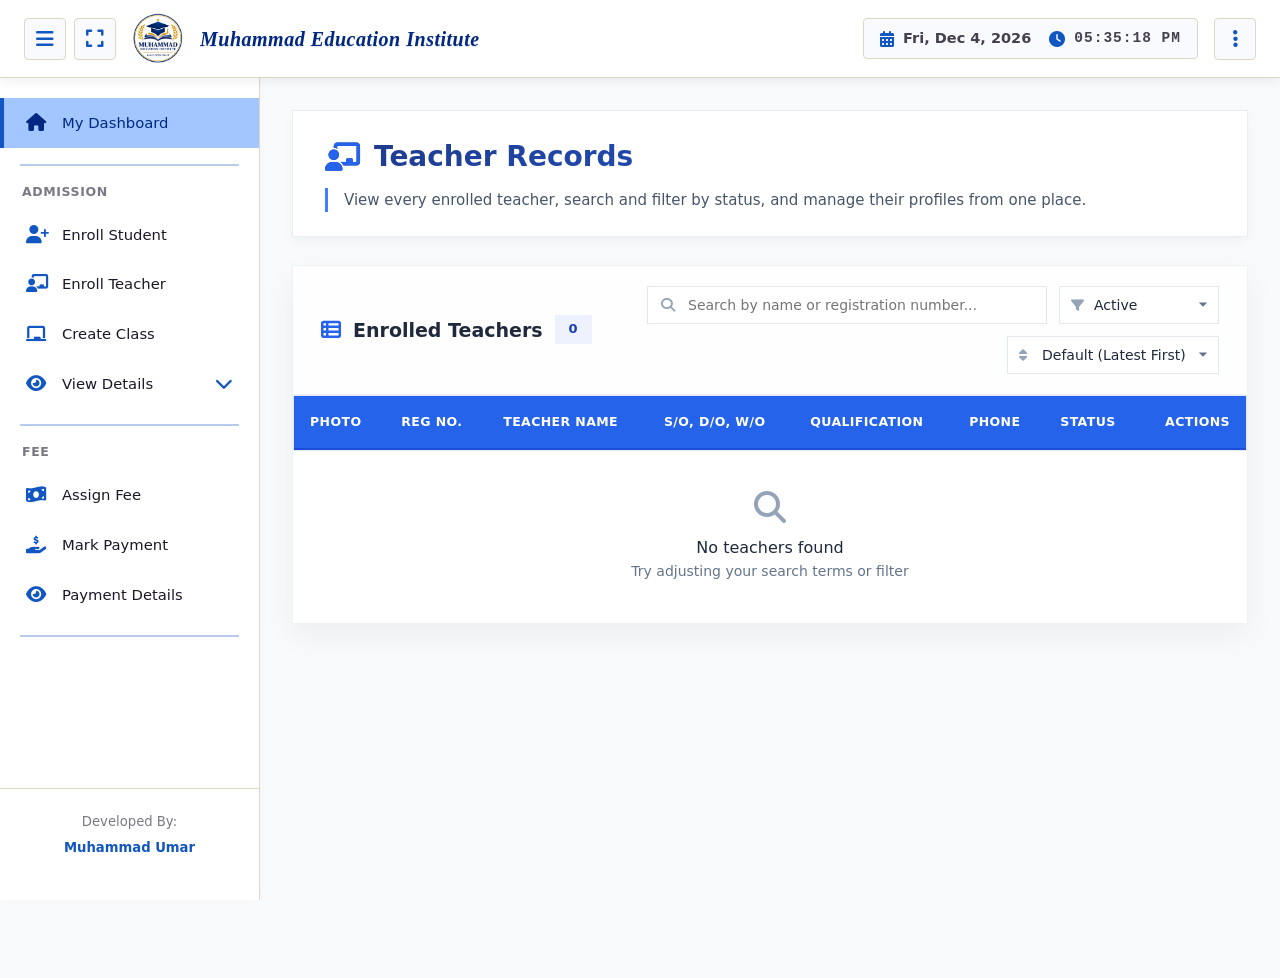
<file: admin/teacher-details.html>
<!DOCTYPE html>
<html lang="en">
<head>
<meta charset="UTF-8">
<meta name="viewport" content="width=device-width, initial-scale=1.0, user-scalable=yes">
<title>MEI – Teacher Details</title>
<link rel="stylesheet" href="https://cdnjs.cloudflare.com/ajax/libs/font-awesome/6.4.0/css/all.min.css">
<link rel="icon" type="image/png" href="../logo2.png">
<link rel="stylesheet" href="../components.css">
<link rel="stylesheet" href="../responsive-components.css">
<style>
    /* ============================================
       INTERNAL CSS - Unified Design System
       Based on: admission-details.css / student-details.html
       Blue Theme | Full Width | Responsive
       ============================================ */

    /* ===== RESET & GLOBAL ===== */
    * {
      margin: 0;
      padding: 0;
      box-sizing: border-box;
      font-family: 'Segoe UI', Roboto, system-ui, sans-serif;
    }

    body {
      background: #f8fafc;
      color: #1e293b;
      line-height: 1.6;
    }

    /* ===== APP WRAPPER / CONTAINER ===== */
    .app-wrapper {
      display: flex;
      min-height: 100vh;
      width: 100%;
    }

    .app-container {
      display: flex;
      min-height: 100vh;
      width: 100%;
      flex: 1;
    }

    /* ===== MAIN PANEL - FULL WIDTH ===== */
    .main-panel {
      flex: 1;
      padding: 32px;
      width: 100%;
      max-width: 100%;
      min-width: 0;
      background: #f8fafc;
    }

    /* ===== PAGE HEADER ===== */
    .page-header {
      background: white;
      padding: 24px 32px;
      margin-bottom: 28px;
      box-shadow: 0 4px 12px rgba(0, 0, 0, 0.04);
      border: 1px solid #e9eef3;
      width: 100%;
    }

    .page-header h1 {
      font-size: 28px;
      font-weight: 700;
      background: linear-gradient(135deg, #1e3a8a, #2563eb);
      background-clip: text;
      -webkit-background-clip: text;
      color: transparent;
      display: flex;
      align-items: center;
      gap: 14px;
    }

    .page-header h1 i {
      color: #2563eb;
      background: none;
      -webkit-text-fill-color: #2563eb;
    }

    .page-header p {
      color: #475569;
      margin-top: 8px;
      font-size: 15px;
      border-left: 3px solid #3b82f6;
      padding-left: 16px;
    }

    /* ===== DATA CARD - FULL WIDTH ===== */
    .data-card {
      background: white;
      box-shadow: 0 12px 30px rgba(0, 0, 0, 0.05);
      border: 1px solid #edf2f7;
      overflow: hidden;
      width: 100%;
      margin-bottom: 28px;
    }

    .card-header {
      padding: 20px 28px;
      background: #fefefe;
      border-bottom: 1px solid #eef2f8;
      display: flex;
      justify-content: space-between;
      align-items: center;
      flex-wrap: wrap;
      gap: 12px;
    }

    .card-header h2 {
      font-size: 19px;
      font-weight: 700;
      color: #1e293b;
      display: flex;
      align-items: center;
      gap: 12px;
    }

    .card-header h2 i {
      color: #2563eb;
      font-size: 20px;
    }

    /* ===== BADGE COUNT ===== */
    .badge-count {
      background: #eef2ff;
      padding: 4px 14px;
      font-size: 13px;
      font-weight: 700;
      color: #1e40af;
      border-radius: 0;
      white-space: nowrap;
    }

    /* ===== SEARCH FILTERS WRAPPER ===== */
    .search-filters-wrapper {
      display: flex;
      align-items: center;
      gap: 12px;
      flex-wrap: wrap;
      flex: 1;
      justify-content: flex-end;
    }

    /* ===== SEARCH WRAPPER ===== */
    .search-wrapper {
      position: relative;
      min-width: 260px;
      flex: 1;
      max-width: 400px;
    }

    .search-icon {
      position: absolute;
      left: 14px;
      top: 50%;
      transform: translateY(-50%);
      color: #94a3b8;
      font-size: 14px;
      pointer-events: none;
    }

    .search-input {
      width: 100%;
      padding: 10px 40px 10px 40px;
      border: 1.5px solid #e2e8f0;
      border-radius: 0;
      font-size: 14px;
      color: #1e293b;
      background: white;
      transition: all 0.25s;
    }

    .search-input:focus {
      outline: none;
      border-color: #3b82f6;
      box-shadow: 0 0 0 3px rgba(59, 130, 246, 0.12);
    }

    .search-clear-btn {
      position: absolute;
      right: 12px;
      top: 50%;
      transform: translateY(-50%);
      background: none;
      border: none;
      color: #94a3b8;
      cursor: pointer;
      font-size: 16px;
      padding: 4px;
      display: flex;
      align-items: center;
      justify-content: center;
      transition: color 0.2s;
    }

    .search-clear-btn:hover {
      color: #2563eb;
    }

    /* ===== STATUS FILTER DROPDOWN ===== */
    .filter-dropdown {
      position: relative;
      min-width: 160px;
      flex-shrink: 0;
    }

    .filter-icon {
      position: absolute;
      left: 12px;
      top: 50%;
      transform: translateY(-50%);
      color: #94a3b8;
      font-size: 13px;
      pointer-events: none;
    }

    .filter-dropdown select {
      width: 100%;
      padding: 10px 32px 10px 34px;
      border: 1.5px solid #e2e8f0;
      border-radius: 0;
      font-size: 14px;
      color: #1e293b;
      background: white;
      cursor: pointer;
      transition: all 0.25s;
      appearance: none;
      background-image: url("data:image/svg+xml,%3Csvg xmlns='http://www.w3.org/2000/svg' width='10' height='10' viewBox='0 0 12 12'%3E%3Cpath fill='%2364748b' d='M6 8L1 3h10z'/%3E%3C/svg%3E");
      background-repeat: no-repeat;
      background-position: right 10px center;
    }

    .filter-dropdown select:focus {
      outline: none;
      border-color: #3b82f6;
      box-shadow: 0 0 0 3px rgba(59, 130, 246, 0.12);
    }

    /* ===== TABLE WRAPPER - AUTO SCROLL ===== */
    .table-wrapper {
      overflow-x: auto;
      overflow-y: visible;
      padding: 0;
      -webkit-overflow-scrolling: touch;
      width: 100%;
      position: relative;
      border: 1.5px solid #e2e8f0;
    }

    /* ===== TABLE - AUTO WIDTH ===== */
    table {
      width: 100%;
      border-collapse: collapse;
      table-layout: auto;
      min-width: 100%;
      white-space: nowrap;
    }

    /* ===== TABLE HEADERS - BLUE THEME ===== */
    th {
      text-align: left;
      padding: 16px 16px;
      background: #2563eb;
      font-weight: 700;
      font-size: 12.5px;
      color: white;
      border-bottom: 2px solid #1d4ed8;
      text-transform: uppercase;
      letter-spacing: 0.4px;
      white-space: nowrap;
      position: sticky;
      top: 0;
      z-index: 10;
    }

    th i {
      color: white;
      margin-right: 6px;
    }

    td {
      padding: 14px 16px;
      border-bottom: 1px solid #f0f2f5;
      font-size: 14px;
      vertical-align: middle;
      white-space: nowrap;
      color: #1e293b;
    }

    td:last-child {
      white-space: nowrap;
    }

    tr:hover {
      background: #fafcff;
    }

    tbody tr:last-child td {
      border-bottom: none;
    }

    /* ===== PHOTO THUMBNAILS ===== */
    .photo-thumb {
      width: 42px;
      height: 48px;
      object-fit: cover;
      border: 2px solid #cbd5e1;
      background: #f1f5f9;
      border-radius: 0;
      display: block;
      margin: 0 auto;
      flex-shrink: 0;
    }

    .photo-placeholder {
      width: 42px;
      height: 48px;
      background: #eef2ff;
      display: flex;
      align-items: center;
      justify-content: center;
      color: #2563eb;
      font-size: 18px;
      border: 2px solid #cbd5e1;
      border-radius: 0;
      margin: 0 auto;
      flex-shrink: 0;
    }

    /* ===== STATUS SELECT DROPDOWN ===== */
    .status-select {
      padding: 6px 28px 6px 12px;
      font-size: 12.5px;
      font-weight: 600;
      border: 1.5px solid #e2e8f0;
      background: white;
      color: #1e293b;
      cursor: pointer;
      border-radius: 0;
      width: 100%;
      min-width: 92px;
      max-width: 120px;
      white-space: nowrap;
      appearance: none;
      background-image: url("data:image/svg+xml,%3Csvg xmlns='http://www.w3.org/2000/svg' width='10' height='10' viewBox='0 0 12 12'%3E%3Cpath fill='%2364748b' d='M6 8L1 3h10z'/%3E%3C/svg%3E");
      background-repeat: no-repeat;
      background-position: right 8px center;
      transition: all 0.2s;
    }

    .status-select:focus {
      outline: none;
      border-color: #3b82f6;
      box-shadow: 0 0 0 3px rgba(59, 130, 246, 0.12);
    }

    .status-select.active-select {
      background-color: #dbeafe;
      color: #1e40af;
      border-color: #bfdbfe;
      background-image: url("data:image/svg+xml,%3Csvg xmlns='http://www.w3.org/2000/svg' width='10' height='10' viewBox='0 0 12 12'%3E%3Cpath fill='%231e40af' d='M6 8L1 3h10z'/%3E%3C/svg%3E");
    }

    .status-select.inactive-select {
      background-color: #f1f5f9;
      color: #475569;
      border-color: #e2e8f0;
    }

    /* ===== ACTION ICONS ===== */
    .action-icons {
      display: flex;
      gap: 8px;
      align-items: center;
      justify-content: flex-end;
      flex-wrap: nowrap;
      white-space: nowrap;
    }

    .action-icons i {
      width: 32px;
      height: 32px;
      display: inline-flex;
      align-items: center;
      justify-content: center;
      font-size: 13px;
      cursor: pointer;
      border: 1.5px solid #e2e8f0;
      background: #f8fafc;
      color: #475569;
      border-radius: 0;
      transition: all 0.2s ease;
      flex-shrink: 0;
    }

    .action-icons i:hover {
      transform: translateY(-1px);
    }

    .action-icons .view-icon:hover {
      background: #dbeafe;
      color: #1d4ed8;
      border-color: #93c5fd;
    }

    .action-icons .edit-icon:hover {
      background: #fef3c7;
      color: #b45309;
      border-color: #fde68a;
    }

    .action-icons .delete-icon:hover {
      background: #fee2e2;
      color: #b91c1c;
      border-color: #fecaca;
    }

    /* ===== NO RESULTS MESSAGE ===== */
    #noResultsMessage {
      text-align: center;
      padding: 40px 20px;
      color: #64748b;
    }

    #noResultsMessage i {
      font-size: 32px;
      display: block;
      margin-bottom: 12px;
      color: #94a3b8;
    }

    #noResultsMessage p:first-of-type {
      font-size: 16px;
      font-weight: 500;
      color: #1e293b;
    }

    #noResultsMessage p:last-of-type {
      font-size: 14px;
    }

    /* ============================================
       PANEL / MODAL STYLES
       ============================================ */

    /* ===== TEACHER SLIDE PANEL ===== */
    .student-overlay {
      position: fixed;
      top: 0;
      left: 0;
      width: 100%;
      height: 100%;
      background: rgba(15, 23, 42, 0.5);
      backdrop-filter: blur(4px);
      z-index: 2000;
      opacity: 0;
      visibility: hidden;
      transition: all 0.3s ease;
      display: flex;
      justify-content: flex-end;
    }

    .student-overlay.active {
      opacity: 1;
      visibility: visible;
    }

    .student-detail-panel {
      width: 500px;
      max-width: 95vw;
      background: white;
      height: 100%;
      box-shadow: -20px 0 40px rgba(0, 0, 0, 0.2);
      transform: translateX(100%);
      transition: transform 0.35s cubic-bezier(0.2, 0.9, 0.4, 1.1);
      display: flex;
      flex-direction: column;
      overflow-y: auto;
    }

    .student-overlay.active .student-detail-panel {
      transform: translateX(0);
    }

    /* ===== PANEL HEADER ===== */
    .panel-header {
      padding: 20px 24px;
      background: #2563eb;
      color: white;
      display: flex;
      justify-content: space-between;
      align-items: center;
      position: sticky;
      top: 0;
      z-index: 10;
      flex-shrink: 0;
    }

    .panel-header h2 {
      font-size: 18px;
      font-weight: 700;
      display: flex;
      align-items: center;
      gap: 10px;
      color: white;
    }

    .panel-header h2 i {
      color: white;
    }

    .close-panel-btn {
      background: rgba(255, 255, 255, 0.15);
      border: none;
      width: 36px;
      height: 36px;
      font-size: 16px;
      cursor: pointer;
      color: white;
      transition: all 0.2s;
      display: flex;
      align-items: center;
      justify-content: center;
      flex-shrink: 0;
      border-radius: 0;
    }

    .close-panel-btn:hover {
      background: #ef4444;
      color: white;
    }

    /* ===== PHOTO FRAME SECTION ===== */
    .photo-frame-section {
      background: #f8fafc;
      padding: 28px 24px 20px;
      text-align: center;
      border-bottom: 1px solid #ecf3fa;
    }

    .photo-frame {
      width: 140px;
      height: 170px;
      margin: 0 auto;
      border: 3px solid #cbd5e1;
      overflow: hidden;
      background: white;
      display: flex;
      align-items: center;
      justify-content: center;
    }

    .photo-frame img {
      width: 100%;
      height: 100%;
      object-fit: cover;
    }

    .photo-frame i {
      font-size: 48px;
      color: #93c5fd;
    }

    .reg-number-bold {
      margin-top: 14px;
      font-size: 15px;
      font-weight: 800;
      color: #1e3a8a;
      background: #eef2ff;
      display: inline-block;
      padding: 6px 18px;
      white-space: nowrap;
      letter-spacing: 0.5px;
    }

    /* ===== INFO GROUPS ===== */
    .info-group {
      padding: 20px 24px;
      border-bottom: 1px solid #f0f4fa;
    }

    .info-group h4 {
      font-size: 13.5px;
      font-weight: 700;
      color: #1e3a8a;
      letter-spacing: 0.5px;
      margin-bottom: 14px;
      padding-bottom: 10px;
      border-bottom: 2px solid #dbeafe;
      display: flex;
      align-items: center;
      gap: 8px;
      text-transform: uppercase;
    }

    .info-group h4 i {
      color: #2563eb;
      font-size: 14px;
    }

    .info-row {
      display: flex;
      margin-bottom: 12px;
      align-items: flex-start;
      gap: 12px;
      padding-bottom: 8px;
      border-bottom: 1px dashed #f1f5f9;
    }

    .info-row:last-child {
      border-bottom: none;
      margin-bottom: 0;
    }

    .info-label {
      width: 130px;
      font-size: 12px;
      font-weight: 600;
      color: #64748b;
      text-transform: uppercase;
      letter-spacing: 0.3px;
      flex-shrink: 0;
      padding-top: 2px;
    }

    .info-value {
      flex: 1;
      font-weight: 500;
      color: #1e293b;
      font-size: 13.5px;
      word-break: break-word;
      display: flex;
      align-items: center;
      gap: 8px;
      flex-wrap: wrap;
    }

    .info-value i {
      color: #94a3b8;
      width: 20px;
      font-size: 13px;
    }

    /* ===== STATUS BADGES ===== */
    .status-badge {
      display: inline-block;
      padding: 5px 12px;
      font-size: 12px;
      font-weight: 700;
      text-align: center;
      min-width: 85px;
      white-space: nowrap;
      border-radius: 0;
    }

    .status-active {
      background: #dbeafe;
      color: #1e40af;
      border: 1px solid #bfdbfe;
    }

    .status-inactive {
      background: #f1f5f9;
      color: #475569;
      border: 1px solid #e2e8f0;
    }

    /* ===== TOAST NOTIFICATIONS ===== */
    .toast-msg {
      position: fixed;
      bottom: 30px;
      right: 30px;
      background: #1e293b;
      color: white;
      padding: 16px 28px;
      font-size: 15px;
      font-weight: 500;
      z-index: 2200;
      box-shadow: 0 8px 30px rgba(0, 0, 0, 0.25);
      display: flex;
      align-items: center;
      gap: 12px;
      animation: slideUp 0.35s ease;
      max-width: 480px;
      border-radius: 0;
    }

    .toast-msg i {
      color: #3b82f6;
      font-size: 20px;
    }

    @keyframes slideUp {
      0% {
        opacity: 0;
        transform: translateY(40px);
      }
      100% {
        opacity: 1;
        transform: translateY(0);
      }
    }

    /* ============================================
       DELETE CONFIRMATION MODAL — GITHUB STYLE
       ============================================ */
    .delete-modal-overlay {
      position: fixed;
      top: 0;
      left: 0;
      width: 100%;
      height: 100%;
      background: rgba(15, 23, 42, 0.55);
      backdrop-filter: blur(4px);
      z-index: 3000;
      display: flex;
      align-items: center;
      justify-content: center;
      opacity: 0;
      visibility: hidden;
      transition: opacity 0.25s ease, visibility 0.25s ease;
    }

    .delete-modal-overlay.active {
      opacity: 1;
      visibility: visible;
    }

    .delete-modal-container {
      background: white;
      width: 95%;
      max-width: 520px;
      max-height: 90vh;
      overflow-y: auto;
      box-shadow: 0 25px 50px -12px rgba(0, 0, 0, 0.35);
      border-radius: 0;
      transform: scale(0.96);
      transition: transform 0.25s cubic-bezier(0.2, 0.9, 0.4, 1.1);
      padding: 0;
    }

    .delete-modal-overlay.active .delete-modal-container {
      transform: scale(1);
    }

    .delete-modal-header {
      padding: 20px 24px 8px 24px;
      display: flex;
      align-items: center;
      gap: 14px;
      border-bottom: none;
    }

    .delete-modal-header .warning-icon {
      background: #fee2e2;
      color: #dc2626;
      width: 44px;
      height: 44px;
      border-radius: 50%;
      display: flex;
      align-items: center;
      justify-content: center;
      font-size: 22px;
      flex-shrink: 0;
    }

    .delete-modal-header h2 {
      font-size: 20px;
      font-weight: 700;
      color: #0f172a;
      margin: 0;
      line-height: 1.3;
    }

    .delete-modal-header h2 small {
      display: block;
      font-size: 14px;
      font-weight: 500;
      color: #64748b;
      margin-top: 2px;
    }

    .delete-modal-body {
      padding: 8px 24px 20px 24px;
    }

    .delete-modal-body p {
      color: #334155;
      font-size: 14px;
      line-height: 1.6;
      margin-bottom: 18px;
    }

    .delete-modal-body .warning-box {
      background: #fef2f2;
      border-left: 4px solid #dc2626;
      padding: 14px 18px;
      border-radius: 0;
      margin-bottom: 22px;
      font-size: 14px;
      color: #7f1d1d;
      display: flex;
      gap: 12px;
      align-items: flex-start;
    }

    .delete-modal-body .warning-box i {
      color: #dc2626;
      font-size: 18px;
      margin-top: 2px;
    }

    .delete-modal-body .warning-box strong {
      color: #991b1b;
    }

    .delete-modal-body label {
      display: block;
      font-weight: 600;
      font-size: 14px;
      color: #1e293b;
      margin-bottom: 8px;
    }

    .delete-modal-body label .req {
      color: #dc2626;
      margin-left: 4px;
    }

    .delete-modal-body .input-hint {
      font-size: 13px;
      color: #64748b;
      margin-top: 6px;
    }

    .delete-modal-body .input-hint code {
      background: #f1f5f9;
      padding: 2px 8px;
      border-radius: 0;
      font-weight: 600;
      color: #0f172a;
      border: 1px solid #e2e8f0;
      font-size: 13px;
    }

    .delete-modal-body input[type="text"] {
      width: 100%;
      padding: 12px 16px;
      font-size: 15px;
      border: 2px solid #e2e8f0;
      border-radius: 0;
      outline: none;
      transition: border-color 0.2s, box-shadow 0.2s;
      font-family: inherit;
      background: #fafcff;
      color: #1e293b;
    }

    .delete-modal-body input[type="text"]:focus {
      border-color: #2563eb;
      box-shadow: 0 0 0 3px rgba(37, 99, 235, 0.15);
      background: white;
    }

    .delete-modal-body input[type="text"].invalid {
      border-color: #dc2626;
      box-shadow: 0 0 0 3px rgba(220, 38, 38, 0.12);
    }

    .delete-modal-footer {
      padding: 16px 24px 24px 24px;
      display: flex;
      gap: 12px;
      justify-content: flex-end;
      border-top: 1px solid #eef2f8;
      margin-top: 8px;
    }

    .delete-modal-footer button {
      padding: 10px 22px;
      font-size: 14px;
      font-weight: 600;
      border-radius: 0;
      cursor: pointer;
      transition: all 0.2s;
      border: 1px solid transparent;
      font-family: inherit;
      display: inline-flex;
      align-items: center;
      gap: 8px;
    }

    .delete-modal-footer .btn-cancel {
      background: #f1f5f9;
      color: #334155;
      border-color: #cbd5e1;
    }

    .delete-modal-footer .btn-cancel:hover {
      background: #e2e8f0;
    }

    .delete-modal-footer .btn-delete {
      background: #dc2626;
      color: white;
      border-color: #dc2626;
    }

    .delete-modal-footer .btn-delete:hover:not(:disabled) {
      background: #b91c1c;
      border-color: #b91c1c;
      transform: translateY(-1px);
      box-shadow: 0 6px 14px rgba(220, 38, 38, 0.3);
    }

    .delete-modal-footer .btn-delete:disabled {
      opacity: 0.5;
      cursor: not-allowed;
      background: #dc2626;
      border-color: #dc2626;
    }

    .delete-modal-footer .btn-delete i {
      font-size: 14px;
    }

    /* ============================================
       FULLY RESPONSIVE BREAKPOINTS
       ============================================ */

    /* ===== TABLET (768px - 1024px) ===== */
    @media (max-width: 1024px) {
      .main-panel {
        padding: 24px 20px;
      }

      .page-header {
        padding: 20px 24px;
      }

      .page-header h1 {
        font-size: 24px;
      }

      .page-header p {
        font-size: 14px;
      }

      .card-header {
        padding: 16px 20px;
      }

      .card-header h2 {
        font-size: 17px;
      }

      .table-wrapper {
        overflow-x: auto;
        -webkit-overflow-scrolling: touch;
      }

      table {
        min-width: 850px;
        width: auto;
      }

      th,
      td {
        padding: 13px 14px;
        font-size: 13px;
      }

      .photo-thumb,
      .photo-placeholder {
        width: 38px;
        height: 44px;
      }

      .photo-placeholder i {
        font-size: 16px;
      }
    }

    /* ===== MOBILE (768px and below) ===== */
    @media (max-width: 768px) {
      .main-panel {
        padding: 20px 16px;
      }

      .page-header {
        padding: 18px 20px;
      }

      .page-header h1 {
        font-size: 21px;
        gap: 10px;
      }

      .page-header p {
        font-size: 13.5px;
        padding-left: 12px;
        margin-top: 6px;
      }

      .card-header {
        padding: 14px 16px;
        flex-direction: column;
        align-items: stretch;
      }

      .card-header h2 {
        font-size: 16px;
        flex-wrap: wrap;
      }

      .badge-count {
        font-size: 12px;
        padding: 3px 10px;
      }

      .search-filters-wrapper {
        flex-direction: column;
        align-items: stretch;
        width: 100%;
      }

      .search-wrapper {
        width: 100%;
        min-width: 0;
        max-width: none;
      }

      .filter-dropdown {
        width: 100%;
        min-width: 0;
      }

      .table-wrapper {
        overflow-x: auto;
        -webkit-overflow-scrolling: touch;
      }

      table {
        min-width: 780px;
        width: auto;
      }

      th {
        font-size: 11px;
        padding: 10px 10px;
        white-space: nowrap;
      }

      td {
        padding: 10px 10px;
        font-size: 12px;
        white-space: nowrap;
      }

      .photo-thumb,
      .photo-placeholder {
        width: 34px;
        height: 40px;
      }

      .photo-placeholder i {
        font-size: 14px;
      }

      .status-select {
        font-size: 11px;
        padding: 4px 24px 4px 8px;
        min-width: 75px;
        background-position: right 6px center;
      }

      .action-icons {
        gap: 6px;
      }

      .action-icons i {
        width: 28px;
        height: 28px;
        font-size: 11px;
      }

      /* ===== PANELS - FULL WIDTH ===== */
      .student-detail-panel {
        width: 100%;
        max-width: 100%;
      }

      .panel-header {
        padding: 16px 20px;
      }

      .panel-header h2 {
        font-size: 16px;
      }

      .close-panel-btn {
        width: 34px;
        height: 34px;
        font-size: 14px;
      }

      .photo-frame {
        width: 120px;
        height: 145px;
      }

      .photo-frame i {
        font-size: 40px;
      }

      .reg-number-bold {
        font-size: 14px;
        padding: 5px 14px;
      }

      .photo-frame-section {
        padding: 20px 20px 16px;
      }

      .info-group {
        padding: 16px 20px;
      }

      .info-group h4 {
        font-size: 12.5px;
      }

      .info-row {
        gap: 8px;
        margin-bottom: 10px;
      }

      .info-label {
        width: 110px;
        font-size: 11px;
      }

      .info-value {
        font-size: 12.5px;
      }

      .toast-msg {
        bottom: 20px;
        right: 20px;
        left: 20px;
        padding: 14px 20px;
        font-size: 14px;
        justify-content: center;
        text-align: center;
      }
    }

    /* ===== SMALL MOBILE (480px and below) ===== */
    @media (max-width: 480px) {
      .main-panel {
        padding: 16px 12px;
      }

      .page-header {
        padding: 14px 16px;
      }

      .page-header h1 {
        font-size: 18px;
        gap: 8px;
      }

      .page-header h1 i {
        font-size: 17px;
      }

      .page-header p {
        font-size: 12.5px;
        padding-left: 10px;
      }

      .card-header {
        padding: 12px 14px;
      }

      .card-header h2 {
        font-size: 14px;
        gap: 8px;
      }

      .badge-count {
        font-size: 11px;
        padding: 3px 8px;
      }

      table {
        min-width: 680px;
        width: auto;
      }

      th {
        font-size: 10px;
        padding: 9px 8px;
        letter-spacing: 0;
      }

      td {
        padding: 9px 8px;
        font-size: 11px;
      }

      .photo-thumb,
      .photo-placeholder {
        width: 30px;
        height: 36px;
      }

      .photo-placeholder i {
        font-size: 12px;
      }

      .status-select {
        font-size: 10px;
        padding: 3px 20px 3px 6px;
        min-width: 65px;
        background-position: right 4px center;
      }

      .action-icons {
        gap: 4px;
      }

      .action-icons i {
        width: 26px;
        height: 26px;
        font-size: 10px;
      }

      .panel-header {
        padding: 14px 16px;
      }

      .panel-header h2 {
        font-size: 14px;
        gap: 8px;
      }

      .close-panel-btn {
        width: 30px;
        height: 30px;
        font-size: 13px;
      }

      .photo-frame {
        width: 100px;
        height: 120px;
      }

      .photo-frame i {
        font-size: 34px;
      }

      .reg-number-bold {
        font-size: 13px;
        padding: 4px 12px;
      }

      .photo-frame-section {
        padding: 16px 16px 12px;
      }

      .info-group {
        padding: 14px 16px;
      }

      .info-group h4 {
        font-size: 12px;
        margin-bottom: 10px;
      }

      .info-row {
        margin-bottom: 8px;
      }

      .info-label {
        width: 90px;
        font-size: 10px;
      }

      .info-value {
        font-size: 12px;
      }

      .toast-msg {
        padding: 12px 16px;
        font-size: 13px;
        bottom: 16px;
        right: 16px;
        left: 16px;
      }

      /* Delete modal */
      .delete-modal-container {
        width: 98%;
        max-width: 100%;
      }

      .delete-modal-header {
        padding: 16px 18px 6px 18px;
      }

      .delete-modal-header h2 {
        font-size: 17px;
      }

      .delete-modal-header .warning-icon {
        width: 36px;
        height: 36px;
        font-size: 18px;
      }

      .delete-modal-body {
        padding: 6px 18px 16px 18px;
      }

      .delete-modal-body p {
        font-size: 13px;
      }

      .delete-modal-body .warning-box {
        padding: 12px 14px;
        font-size: 13px;
      }

      .delete-modal-footer {
        padding: 14px 18px 18px 18px;
        flex-direction: column-reverse;
      }

      .delete-modal-footer button {
        width: 100%;
        justify-content: center;
        padding: 12px 18px;
      }
    }

    /* ===== EXTRA SMALL (360px and below) ===== */
    @media (max-width: 360px) {
      .main-panel {
        padding: 10px 8px;
      }

      table {
        min-width: 580px;
        width: auto;
      }

      th {
        font-size: 9px;
        padding: 8px 6px;
      }

      td {
        padding: 8px 6px;
        font-size: 10px;
      }

      .photo-thumb,
      .photo-placeholder {
        width: 26px;
        height: 32px;
      }

      .photo-placeholder i {
        font-size: 10px;
      }

      .status-select {
        font-size: 9px;
        padding: 2px 18px 2px 4px;
        min-width: 55px;
      }

      .action-icons i {
        width: 24px;
        height: 24px;
        font-size: 10px;
      }

      .photo-frame {
        width: 80px;
        height: 96px;
      }

      .photo-frame i {
        font-size: 28px;
      }

      .reg-number-bold {
        font-size: 12px;
        padding: 3px 8px;
      }

      .panel-header h2 {
        font-size: 13px;
      }
    }

    /* ============================================
       PRINT STYLES
       ============================================ */
    @media print {
      .btn-actions,
      .photo-frame,
      .action-icons,
      .status-select,
      .close-panel-btn,
      .search-wrapper,
      .filter-dropdown,
      .student-overlay,
      .delete-modal-overlay,
      .toast-msg {
        display: none !important;
      }

      .data-card {
        box-shadow: none;
        border: 1px solid #ddd;
      }

      .page-header {
        box-shadow: none;
        border: 1px solid #ddd;
      }

      th {
        background: #2563eb !important;
        color: white !important;
        -webkit-print-color-adjust: exact;
        print-color-adjust: exact;
      }

      .table-wrapper {
        overflow: visible !important;
      }

      table {
        min-width: 100% !important;
        width: 100% !important;
      }
    }
  </style>
</head>
<body>
<div id="header-placeholder"></div>
<div class="app-wrapper" id="appWrapper">
  <div id="sidebar-placeholder"></div>

  <div class="app-container">
    <main class="main-panel">
      <div class="page-header">
        <h1><i class="fas fa-chalkboard-teacher"></i> Teacher Records</h1>
        <p>View every enrolled teacher, search and filter by status, and manage their profiles from one place.</p>
      </div>
      <div class="data-card">
        <div class="card-header">
          <h2><i class="fas fa-table-list"></i> Enrolled Teachers <span class="badge-count" id="teacherCountBadge">0</span></h2>
          <div class="search-filters-wrapper">
            <div class="search-wrapper">
              <i class="fas fa-search search-icon"></i>
              <input type="text" id="teacherSearchInput" placeholder="Search by name or registration number..." class="search-input">
              <button class="search-clear-btn" id="clearSearchBtn" style="display: none;"><i class="fas fa-times-circle"></i></button>
            </div>
            <div class="filter-dropdown">
              <i class="fas fa-filter filter-icon"></i>
              <select id="statusFilter">
                <option value="Active" selected>Active</option>
                <option value="Inactive">Inactive</option>
              </select>
            </div>
            <!-- ===== SORT FILTER ===== -->
            <div class="filter-dropdown">
              <i class="fas fa-sort filter-icon"></i>
              <select id="sortFilter">
                <option value="default" selected>Default (Latest First)</option>
                <option value="roll-asc">Roll No. (001→999)</option>
                <option value="name-az">Name A-Z</option>
              </select>
            </div>
          </div>
        </div>
        
        <div class="table-wrapper">
          <table>
            <thead>
              <tr>
                <th>Photo</th>
                <th>Reg No.</th>
                <th>Teacher Name</th>
                <th>S/O, D/O, W/O</th>
                <th>Qualification</th>
                <th>Phone</th>
                <th>Status</th>
                <th style="text-align: right;">Actions</th>
              </tr>
            </thead>
            <tbody id="teacherTableBody"></tbody>
          </table>
        </div>
        
        <!-- No results message -->
        <div id="noResultsMessage" style="display: none; text-align: center; padding: 40px 20px; color: #64748b;">
          <i class="fas fa-search" style="font-size: 32px; display: block; margin-bottom: 12px; color: #94a3b8;"></i>
          <p style="font-size: 16px; font-weight: 500; color: #1e293b;">No teachers found</p>
          <p style="font-size: 14px;">Try adjusting your search terms or filter</p>
        </div>
      </div>
    </main>
  </div>
</div>

<div id="teacherSlidePanel" class="student-overlay">
  <div class="student-detail-panel">
    <div class="panel-header">
      <h2><i class="fas fa-id-card"></i> Teacher Profile</h2>
      <button class="close-panel-btn" id="closeSlideBtn"><i class="fas fa-times"></i></button>
    </div>
    <div id="dynamicPanelContent"></div>
  </div>
</div>

<!-- ===== SECURE DELETE MODAL (GitHub-style) ===== -->
<div id="deleteTeacherModalOverlay" class="delete-modal-overlay">
  <div class="delete-modal-container">
    <div class="delete-modal-header">
      <div class="warning-icon"><i class="fas fa-exclamation-triangle"></i></div>
      <h2>Delete this teacher? <small>This action cannot be undone.</small></h2>
    </div>
    <div class="delete-modal-body">
      <p>This will permanently delete the teacher <strong id="deleteTeacherDisplayName">—</strong> and remove all associated records. Please type the registration number to confirm.</p>
      <div class="warning-box">
        <i class="fas fa-skull-crossbones"></i>
        <div>
          <strong>Warning:</strong> All personal, professional, and employment information for this teacher will be <strong>permanently removed</strong> from the system. This action cannot be undone.
        </div>
      </div>
      <label>Registration No. <span class="req">*</span></label>
      <input type="text" id="deleteTeacherConfirmInput" placeholder="Type registration number here..." autocomplete="off" spellcheck="false">
      <div class="input-hint">Type <code id="deleteTeacherExpectedId">—</code> to confirm.</div>
    </div>
    <div class="delete-modal-footer">
      <button class="btn-cancel" id="cancelDeleteTeacherBtn"><i class="fas fa-times"></i> Cancel</button>
      <button class="btn-delete" id="confirmDeleteTeacherBtn" disabled><i class="fas fa-trash-alt"></i> Delete Teacher</button>
    </div>
  </div>
</div>

<script src="../components.js"></script>
<script>
  function loadComponents() {
    fetch('header.html').then(r => r.text()).then(data => document.getElementById('header-placeholder').innerHTML = data);
    fetch('sidebar.html').then(r => r.text()).then(data => document.getElementById('sidebar-placeholder').innerHTML = data);
  }

  window.onload = function() {
    loadComponents();
    setTimeout(() => {
      if (typeof window.initHeaderAndSidebar === 'function') window.initHeaderAndSidebar();
    }, 400);

    // Initial render with default status filter (Active)
    filterTeachers();
  };

  // ===== Storage Helpers =====
  function loadTeachersFromStorage() {
    const stored = localStorage.getItem('messTeachers');
    return stored ? JSON.parse(stored) : [];
  }
  function saveTeachersToStorage(data) {
    localStorage.setItem('messTeachers', JSON.stringify(data));
  }

  let teachers = loadTeachersFromStorage();
  let filteredTeachers = [...teachers];

  function showToast(msg) {
    let t = document.createElement('div');
    t.className = 'toast-msg';
    t.innerHTML = `<i class="fas fa-info-circle"></i> ${msg}`;
    document.body.appendChild(t);
    setTimeout(() => t.remove(), 2200);
  }

  function updateTeacherCount() {
    document.getElementById('teacherCountBadge').innerText = filteredTeachers.length;
  }

  // ===== Helper: Extract trailing numeric sequence from regNo =====
  // e.g., "T.MEI-alikhan-005" → 5
  // Falls back to 0 if no digits found.
  function extractRegSeq(regNo) {
    if (!regNo) return 0;
    const match = regNo.match(/(\d+)$/);
    return match ? parseInt(match[1], 10) : 0;
  }

  // ===== SEARCH & FILTER FUNCTIONALITY =====
  function filterTeachers() {
    const searchInput = document.getElementById('teacherSearchInput');
    const statusFilter = document.getElementById('statusFilter');
    const sortFilter = document.getElementById('sortFilter');
    const searchTerm = searchInput ? searchInput.value.toLowerCase().trim() : '';
    const selectedStatus = statusFilter ? statusFilter.value : 'Active';
    const sortValue = sortFilter ? sortFilter.value : 'default';
    const clearBtn = document.getElementById('clearSearchBtn');
    
    // First filter by status
    let statusFiltered = teachers.filter(t => (t.status || 'Active') === selectedStatus);
    
    // Then filter by search term
    if (!searchTerm) {
      filteredTeachers = statusFiltered;
      clearBtn.style.display = 'none';
    } else {
      filteredTeachers = statusFiltered.filter(teacher => {
        const nameMatch = teacher.teacherName && teacher.teacherName.toLowerCase().includes(searchTerm);
        const regMatch = teacher.regNo && teacher.regNo.toLowerCase().includes(searchTerm);
        const fatherMatch = teacher.fatherName && teacher.fatherName.toLowerCase().includes(searchTerm);
        const phoneMatch = teacher.phoneNumber && teacher.phoneNumber.includes(searchTerm);
        
        return nameMatch || regMatch || fatherMatch || phoneMatch;
      });
      clearBtn.style.display = 'block';
    }

    // ===== APPLY SORTING =====
    if (sortValue === 'default') {
      // Default: Last enrolled first (reverse roll order: 003, 002, 001)
      filteredTeachers.sort((a, b) => {
        return extractRegSeq(b.regNo) - extractRegSeq(a.regNo);
      });
    } else if (sortValue === 'roll-asc') {
      // Roll No. ascending: 001, 002, 003...
      filteredTeachers.sort((a, b) => {
        return extractRegSeq(a.regNo) - extractRegSeq(b.regNo);
      });
    } else if (sortValue === 'name-az') {
      // Name A-Z (alphabetical, A on top)
      filteredTeachers.sort((a, b) => {
        const nameA = (a.teacherName || '').toLowerCase();
        const nameB = (b.teacherName || '').toLowerCase();
        return nameA.localeCompare(nameB);
      });
    }
    
    renderTeacherTable();
    updateTeacherCount();
  }

  // Setup search and filter event listeners
  document.addEventListener('DOMContentLoaded', function() {
    const searchInput = document.getElementById('teacherSearchInput');
    const clearBtn = document.getElementById('clearSearchBtn');
    const statusFilter = document.getElementById('statusFilter');
    const sortFilter = document.getElementById('sortFilter');
    
    if (searchInput) {
      searchInput.addEventListener('input', function() {
        filterTeachers();
      });
      
      searchInput.addEventListener('keydown', function(e) {
        if (e.key === 'Escape') {
          this.value = '';
          filterTeachers();
          this.blur();
        }
      });
    }
    
    if (clearBtn) {
      clearBtn.addEventListener('click', function() {
        if (searchInput) {
          searchInput.value = '';
          filterTeachers();
          searchInput.focus();
        }
      });
    }

    if (statusFilter) {
      statusFilter.addEventListener('change', function() {
        filterTeachers();
      });
    }

    if (sortFilter) {
      sortFilter.addEventListener('change', function() {
        filterTeachers();
      });
    }
  });

  function renderTeacherTable() {
    const tbody = document.getElementById('teacherTableBody');
    const noResults = document.getElementById('noResultsMessage');
    if(!tbody) return;
    
    if (filteredTeachers.length === 0) {
      tbody.innerHTML = '';
      noResults.style.display = 'block';
      document.getElementById('teacherCountBadge').innerText = '0';
      return;
    }
    
    noResults.style.display = 'none';
    
    tbody.innerHTML = filteredTeachers.map(t => {
      const photoHtml = t.photoUrl 
        ? `<img src="${t.photoUrl}" class="photo-thumb" alt="${t.teacherName}">` 
        : `<div class="photo-placeholder"><i class="fas fa-user"></i></div>`;
      
      return `
        <tr>
          <td>${photoHtml}</td>
          <td><strong>${escapeHtml(t.regNo)}</strong></td>
          <td>${escapeHtml(t.teacherName)}</td>
          <td>${escapeHtml(t.fatherName)}</td>
          <td>${escapeHtml(t.qualification)}</td>
          <td>${escapeHtml(t.phoneNumber)}</td>
          <td>
            <select class="status-select ${t.status === 'Active' ? 'active-select' : 'inactive-select'}" 
                    data-regno="${t.regNo}" onchange="updateStatus('${t.regNo}', this.value)">
              <option value="Active" ${t.status === 'Active' ? 'selected' : ''}>Active</option>
              <option value="Inactive" ${t.status === 'Inactive' ? 'selected' : ''}>Inactive</option>
            </select>
          </td>
          <td style="text-align:right">
            <div class="action-icons">
              <i class="fas fa-eye view-icon" data-regno="${t.regNo}"></i>
              <i class="fas fa-edit edit-icon" data-regno="${t.regNo}"></i>
              <i class="fas fa-trash-alt delete-icon" data-regno="${t.regNo}"></i>
            </div>
          </td>
        </tr>
      `;
    }).join('');

    // Attach event listeners
    document.querySelectorAll('.view-icon').forEach(i => i.addEventListener('click', () => openPanel(i.dataset.regno)));
    document.querySelectorAll('.edit-icon').forEach(i => i.addEventListener('click', () => {
      window.location.href = `enroll-teacher.html?edit=${encodeURIComponent(i.dataset.regno)}`;
    }));
    document.querySelectorAll('.delete-icon').forEach(i => i.addEventListener('click', () => { 
      // NEW: Open secure delete modal instead of direct confirm
      openDeleteConfirmationModal(i.dataset.regno);
    }));
  }

  function escapeHtml(str) { 
    if (!str) return ''; 
    return str.replace(/[&<>]/g, m => m === '&' ? '&amp;' : m === '<' ? '&lt;' : '&gt;'); 
  }

  window.updateStatus = (regNo, newStatus) => { 
    let t = teachers.find(t => t.regNo === regNo); 
    if(t) { 
      t.status = newStatus; 
      saveTeachersToStorage(teachers);
      filterTeachers(); 
      showToast(`✅ Status: ${newStatus}`); 
    } 
  };

  function openPanel(regNo) {
    let t = teachers.find(t => t.regNo === regNo);
    if(!t) return;
    let photoHtml = t.photoUrl ? `<img src="${t.photoUrl}">` : `<i class="fas fa-user"></i>`;

    // Helper: returns the escaped value if present, otherwise empty string
    const val = (v) => (v !== undefined && v !== null && String(v).trim() !== '') ? escapeHtml(v) : '';
    // Helper: formats a date, returns '' if empty/invalid
    const fmtDate = (d) => {
      if (!d) return '';
      const dt = new Date(d);
      return isNaN(dt.getTime()) ? '' : dt.toLocaleDateString();
    };
    // Helper: formats experience as "N Years +" (or blank if empty)
    const fmtExperience = (v) => {
      if (v === undefined || v === null || String(v).trim() === '') return '';
      const num = String(v).replace(/[^\d]/g, '');   // extract digits only
      if (num === '') return '';
      return `${escapeHtml(num)} Years +`;
    };

    document.getElementById('dynamicPanelContent').innerHTML = `
      <div class="photo-frame-section">
        <div class="photo-frame">${photoHtml}</div>
        <div class="reg-number-bold"> ${escapeHtml(t.regNo)}</div>
      </div>
      <div class="info-group"><h4><i class="fas fa-address-card"></i> Personal Information</h4>
        <div class="info-row"><div class="info-label">Teacher Name</div><div class="info-value">${val(t.teacherName)}</div></div>
        <div class="info-row"><div class="info-label">S/O, D/O, W/O</div><div class="info-value">${val(t.fatherName)}</div></div>
        <div class="info-row"><div class="info-label">Phone</div><div class="info-value">${val(t.phoneNumber)}</div></div>
        <div class="info-row"><div class="info-label">CNIC</div><div class="info-value">${val(t.cnic)}</div></div>
        <div class="info-row"><div class="info-label">Address</div><div class="info-value">${val(t.address)}</div></div>
        <div class="info-row"><div class="info-label">Email</div><div class="info-value">${val(t.email)}</div></div>
        <div class="info-row"><div class="info-label">Gender</div><div class="info-value">${val(t.gender)}</div></div>
        <div class="info-row"><div class="info-label">DOB</div><div class="info-value">${fmtDate(t.dob)}</div></div>
        <div class="info-row"><div class="info-label">Nationality</div><div class="info-value">${val(t.nationality)}</div></div>
        <div class="info-row"><div class="info-label">Religion</div><div class="info-value">${val(t.religion)}</div></div>
      </div>
      <div class="info-group"><h4><i class="fas fa-briefcase"></i> Professional Information</h4>
        <div class="info-row"><div class="info-label">Qualification</div><div class="info-value">${val(t.qualification)}</div></div>
        <div class="info-row"><div class="info-label">Subject</div><div class="info-value">${val(t.subjectsCanTeach)}</div></div>
        <div class="info-row"><div class="info-label">Previous School</div><div class="info-value">${val(t.previousSchool)}</div></div>
        <div class="info-row"><div class="info-label">Experience</div><div class="info-value">${fmtExperience(t.experience)}</div></div>
        <div class="info-row"><div class="info-label">Designation</div><div class="info-value">${val(t.designation)}</div></div>
      </div>
      <div class="info-group"><h4><i class="fas fa-clock"></i> Employment Information</h4>
        <div class="info-row"><div class="info-label">Joining Date</div><div class="info-value">${fmtDate(t.joiningDate)}</div></div>
        <div class="info-row"><div class="info-label">Status</div><div class="info-value"><span class="status-badge ${t.status === 'Active' ? 'status-active' : 'status-inactive'}">${t.status}</span></div></div>
      </div>
    `;
    document.getElementById('teacherSlidePanel').classList.add('active');
  }

  function closePanel() { 
    document.getElementById('teacherSlidePanel').classList.remove('active'); 
  }

  document.getElementById('closeSlideBtn').addEventListener('click', closePanel);
  document.getElementById('teacherSlidePanel').addEventListener('click', (e) => { 
    if(e.target === document.getElementById('teacherSlidePanel')) closePanel(); 
  });
  document.addEventListener('keydown', (e) => { 
    if(e.key === 'Escape' && document.getElementById('teacherSlidePanel').classList.contains('active')) closePanel(); 
  });

  // ===== SECURE DELETE MODAL LOGIC (GitHub-style) =====
  let pendingDeleteTeacherRegNo = null;

  function openDeleteConfirmationModal(regNo) {
    const fresh = loadTeachersFromStorage();
    const t = fresh.find(tc => tc.regNo === regNo);
    if (!t) return;

    pendingDeleteTeacherRegNo = regNo;

    // Populate modal
    document.getElementById('deleteTeacherDisplayName').textContent = `${escapeHtml(t.teacherName)} (${escapeHtml(t.regNo)})`;
    document.getElementById('deleteTeacherExpectedId').textContent = escapeHtml(t.regNo);
    
    const input = document.getElementById('deleteTeacherConfirmInput');
    input.value = '';
    input.classList.remove('invalid');
    input.placeholder = `Type "${t.regNo}" to confirm...`;
    
    // Reset button state
    const confirmBtn = document.getElementById('confirmDeleteTeacherBtn');
    confirmBtn.disabled = true;

    // Show overlay
    document.getElementById('deleteTeacherModalOverlay').classList.add('active');

    // Focus input
    setTimeout(() => input.focus(), 150);
  }

  function closeDeleteConfirmationModal() {
    document.getElementById('deleteTeacherModalOverlay').classList.remove('active');
    pendingDeleteTeacherRegNo = null;
    document.getElementById('deleteTeacherConfirmInput').classList.remove('invalid');
  }

  // Input validation
  document.getElementById('deleteTeacherConfirmInput').addEventListener('input', function() {
    const expectedId = document.getElementById('deleteTeacherExpectedId').textContent;
    const confirmBtn = document.getElementById('confirmDeleteTeacherBtn');
    
    if (this.value.trim() === expectedId) {
      confirmBtn.disabled = false;
      this.classList.remove('invalid');
    } else {
      confirmBtn.disabled = true;
      if (this.value.trim().length > 0) {
        this.classList.add('invalid');
      } else {
        this.classList.remove('invalid');
      }
    }
  });

  // Confirm delete
  document.getElementById('confirmDeleteTeacherBtn').addEventListener('click', function() {
    const expectedId = document.getElementById('deleteTeacherExpectedId').textContent;
    const inputVal = document.getElementById('deleteTeacherConfirmInput').value.trim();
    
    if (inputVal !== expectedId) {
      document.getElementById('deleteTeacherConfirmInput').classList.add('invalid');
      showToast('❌ Registration No. does not match. Please type the exact registration number.');
      return;
    }

    if (!pendingDeleteTeacherRegNo) return;

    // Perform actual deletion
    performTeacherDeletion(pendingDeleteTeacherRegNo);
    closeDeleteConfirmationModal();
  });

  // Cancel
  document.getElementById('cancelDeleteTeacherBtn').addEventListener('click', closeDeleteConfirmationModal);

  // Close on overlay click
  document.getElementById('deleteTeacherModalOverlay').addEventListener('click', function(e) {
    if (e.target === this) closeDeleteConfirmationModal();
  });

  // Close on Escape
  document.addEventListener('keydown', function(e) {
    if (e.key === 'Escape' && document.getElementById('deleteTeacherModalOverlay').classList.contains('active')) {
      closeDeleteConfirmationModal();
    }
  });

  // ===== ACTUAL DELETE LOGIC =====
  function performTeacherDeletion(regNo) {
    const fresh = loadTeachersFromStorage();
    const target = fresh.find(t => t.regNo === regNo);
    const displayName = target ? target.teacherName : regNo;

    const remaining = fresh.filter(t => t.regNo !== regNo);
    saveTeachersToStorage(remaining);

    // Update in-memory state and re-render
    teachers = remaining;
    filterTeachers();

    showToast(`🗑️ Teacher "${displayName}" (${regNo}) deleted`);
  }

  // Initial render (filterTeachers will apply default "Active" filter)
  filterTeachers();
</script>
</body>
</html>
</file>
<file: components.css>
/* ================== components.css ================== */
/* Consolidated CSS for all components (Header, Sidebar, Main Panel) */
/* Used by: Dashboard, Student, Teacher, Admission, Academic Managers */
/* Unified theme tokens applied | Mobile-first safeguards */

:root {
  /* === BLUE THEME from index.css === */
  --ink: oklch(22% .035 300);
  --ink-soft: oklch(38% .03 300);
  --paper: oklch(97% .015 86);
  --surface: oklch(100% .008 86);
  --line: oklch(88% .025 86);
  --blue: oklch(48% .18 260);
  --blue-deep: oklch(32% .16 260);
  --blue-soft: oklch(82% .09 260);
  --gold: oklch(78% .15 85);
  --lime: oklch(82% .17 108);
  --ease: cubic-bezier(.16, 1, .3, 1);
}

* {
  margin: 0;
  padding: 0;
  box-sizing: border-box;
  font-family: 'DM Sans', 'Segoe UI', Roboto, sans-serif;
}

html, body {
  height: 100%;
}

/* ============================================
   ✅ BODY — SOFT COOL SLATE
   ============================================ */
body {
  background: #f8fafc;
  color: var(--ink);
}

/* ========== HEADER ========== */
.top-bar {
  position: fixed;
  top: 0;
  left: 0;
  width: 100%;
  height: 78px;                 /* 👈 increased from 70px */
  background: white;
  display: flex;
  align-items: center;
  justify-content: space-between;
  padding: 0 24px;
  box-shadow: 0 2px 12px rgba(0, 0, 0, 0.08);
  z-index: 1000;
  border-bottom: 1px solid var(--line);
}

.top-bar-left,
.top-bar-right {
  display: flex;
  align-items: center;
  gap: 16px;
}

.header-icons {
  display: flex;
  align-items: center;
  gap: 8px;
}

.icon-btn {
  background: #f8fafd;
  border: 1px solid var(--line);
  width: 42px;
  height: 42px;
  border-radius: 4px;
  display: flex;
  align-items: center;
  justify-content: center;
  cursor: pointer;
  color: var(--blue);
  font-size: 20px;
  transition: all 0.2s var(--ease);
}

.icon-btn:hover {
  background: var(--blue);
  color: white;
  border-color: var(--blue);
}

/* 👈 Increased logo size (was 42px × 42px) */
.school-logo {
  width: 52px;
  height: 52px;
  overflow: hidden;
  flex-shrink: 0;
}

.school-logo img {
  width: 100%;
  height: 100%;
  object-fit: contain;
}

/* ============================================
   ✅ SCHOOL NAME — ELEGANT SPECIAL FONT (all devices)
   Serif + italic + fully bold, deep blue
   👈 Font size increased from 20px → 26px
   ============================================ */
.school-name {
  display: block;
  font-family: 'Playfair Display', 'Cormorant Garamond', 'Times New Roman', serif;
  font-weight: 900;
  font-style: italic;
  letter-spacing: 0.5px;
  text-transform: capitalize;
  color: var(--blue-deep, #1e3a8a);
  text-shadow: 0 1px 1px rgba(30, 58, 138, 0.15);
  font-size: 26px;              /* 👈 increased from 20px */
  line-height: 1.2;
  white-space: nowrap;
  overflow: hidden;
  text-overflow: ellipsis;
  max-width: 100%;
}

.school-name-wrap {
  display: flex;
  align-items: center;
  min-width: 0;
  flex: 1;
  overflow: hidden;
}

.datetime-display {
  background: #f8fafd;
  padding: 8px 16px;
  border: 1px solid var(--line);
  display: flex;
  align-items: center;
  gap: 18px;
  font-size: 14.5px;
  border-radius: 4px;
}

.date-box,
.time-box {
  display: flex;
  align-items: center;
  gap: 9px;
}

.date-box i,
.time-box i {
  color: var(--blue);
  font-size: 16px;
}

.date-text,
.time-text {
  font-weight: 600;
  color: var(--ink-soft);
}

.time-text {
  font-family: 'Courier New', monospace;
  letter-spacing: 1px;
}

/* ========== HEADER DROPDOWN ========== */
.header-dropdown {
  position: relative;
}

.dropdown-menu {
  position: absolute;
  right: 0;
  top: 62px;
  background: white;
  box-shadow: 0 10px 25px rgba(0, 0, 0, 0.12);
  width: 200px;
  overflow: hidden;
  border-radius: 4px;
  opacity: 0;
  visibility: hidden;
  transform: translateY(8px);
  transition: all 0.2s var(--ease);
  z-index: 1100;
  border: 1px solid var(--line);
}

.dropdown-menu.active {
  opacity: 1;
  visibility: visible;
  transform: translateY(0);
}

.dropdown-item {
  display: flex;
  align-items: center;
  gap: 12px;
  padding: 14px 20px;
  color: var(--ink-soft);
  text-decoration: none;
  font-size: 14.8px;
  transition: all 0.2s var(--ease);
}

.dropdown-item:hover {
  background: var(--blue-soft);
  color: var(--blue);
}

.dropdown-item i {
  width: 20px;
  color: var(--blue);
}

.dropdown-item:hover i {
  color: var(--blue);
}

/* ========== APP WRAPPER ========== */
.app-wrapper {
  display: flex;
  margin-top: 78px;                       /* 👈 was 70px */
  min-height: calc(100vh - 78px);         /* 👈 was calc(100vh - 70px) */
  transition: all 0.3s var(--ease);
}

/* ========== SIDEBAR ========== */
.side-nav {
  width: 260px;
  background: white;
  border-right: 1px solid var(--line);
  padding: 20px 0;
  position: sticky;
  top: 78px;                              /* 👈 was 70px */
  height: calc(100vh - 78px);             /* 👈 was calc(100vh - 70px) */
  overflow-y: auto;
  overflow-x: hidden;
  box-shadow: 2px 0 10px rgba(0, 0, 0, 0.02);
  flex-shrink: 0;
  display: flex;
  flex-direction: column;
  border-radius: 0;
  transition: width 0.3s var(--ease), transform 0.3s var(--ease);
}

.side-nav.hidden {
  width: 0;
  overflow: hidden;
  padding: 0;
  border-right: none;
}

.nav-menu {
  list-style: none;
  flex: 1;
}

.nav-divider {
  height: 2px;
  background: var(--blue);
  margin: 16px 20px;
  opacity: 0.3;
}

.section-header {
  padding: 0 22px 8px;
  font-size: 12.5px;
  font-weight: 700;
  color: var(--ink-soft);
  letter-spacing: 0.6px;
  text-transform: uppercase;
  opacity: 0.7;
}

.nav-link {
  display: flex;
  align-items: center;
  gap: 14px;
  padding: 13px 22px;
  color: var(--ink);
  font-size: 14.8px;
  font-weight: 500;
  text-decoration: none;
  transition: all 0.2s var(--ease);
  border-left: 4px solid transparent;
  white-space: nowrap;
}

.nav-link:hover {
  background: var(--blue-soft);
  color: var(--blue-deep);
  border-left-color: var(--blue);
}

.nav-link.active,
.dashboard-link {
  background: var(--blue-soft);
  color: var(--blue-deep);
  border-left-color: var(--blue);
}

.nav-link i {
  width: 22px;
  color: var(--blue);
  font-size: 18px;
  transition: color 0.2s var(--ease);
  flex-shrink: 0;
}

.nav-link:hover i,
.nav-link.active i,
.dashboard-link i {
  color: var(--blue-deep);
}

/* Hide text when sidebar is collapsed on desktop */
.side-nav.hidden .nav-link span,
.side-nav.hidden .section-header,
.side-nav.hidden .nav-divider,
.side-nav.hidden .sidebar-footer {
  display: none;
}

.side-nav.hidden .nav-link {
  padding: 13px 0;
  justify-content: center;
}

.side-nav.hidden .nav-link i {
  margin: 0;
  font-size: 20px;
}

/* ========== SIDEBAR DROPDOWNS ========== */
.dropdown-nav {
  position: relative;
}

.dropdown-toggle {
  display: flex;
  align-items: center;
  justify-content: space-between;
  cursor: pointer;
  width: 100%;
  padding: 13px 22px;
  color: var(--ink);
  font-size: 14.8px;
  font-weight: 500;
  text-decoration: none;
  border-left: 4px solid transparent;
  gap: 14px;
  transition: all 0.2s var(--ease);
  background: transparent;
  border-right: none;
  border-top: none;
  border-bottom: none;
  font-family: inherit;
}

.dropdown-toggle:hover {
  background: var(--blue-soft);
  border-left-color: var(--blue);
  color: var(--blue-deep);
}

.dropdown-arrow {
  font-size: 12px;
  transition: transform 0.3s var(--ease);
  margin-left: auto;
  color: var(--blue);
  flex-shrink: 0;
}

.dropdown-nav.active .dropdown-arrow {
  transform: rotate(180deg);
}

.dropdown-menu-side {
  list-style: none;
  background: var(--blue-soft);
  max-height: 0;
  overflow: hidden;
  transition: max-height 0.3s ease-out;
  margin-left: 24px;
  border-left: 2px solid var(--blue);
  opacity: 0.6;
}

.dropdown-nav.active .dropdown-menu-side {
  max-height: 400px;
  transition: max-height 0.5s ease-in;
}

.dropdown-item-side {
  display: flex;
  align-items: center;
  gap: 12px;
  padding: 12px 24px;
  color: var(--ink);
  text-decoration: none;
  font-size: 14px;
  transition: all 0.2s var(--ease);
}

.dropdown-item-side:hover {
  background: var(--blue);
  color: white;
}

.dropdown-item-side i {
  width: 20px;
  font-size: 14px;
  color: var(--blue);
  transition: color 0.2s var(--ease);
}

.dropdown-item-side:hover i {
  color: white;
}

/* ========== SIDEBAR FOOTER ========== */
.sidebar-footer {
  padding: 22px 24px;
  border-top: 1px solid var(--line);
  margin-top: auto;
}

.developed-by {
  font-size: 13.2px;
  color: var(--ink-soft);
  line-height: 1.6;
  text-align: center;
}

.developed-by .label {
  display: block;
  font-weight: 500;
  margin-bottom: 5px;
  color: var(--ink-soft);
  opacity: 0.7;
}

.developed-by .name {
  display: block;
  font-weight: 700;
  color: var(--blue);
}

/* ============================================
   ✅ MAIN CONTENT PANEL — SOFT COOL SLATE
   ============================================ */
.main-panel {
  flex: 1;
  padding: 40px 32px;
  background: #f8fafc;
  overflow-y: auto;
  transition: margin-left 0.3s var(--ease);
  min-width: 0;
}

/* ============================================
   ✅ PAGE HEADER — WHITE ON TOP OF SLATE
   ============================================ */
.page-header {
  background: #ffffff;
  padding: 24px 32px;
  margin-bottom: 28px;
  box-shadow: 0 4px 12px rgba(0, 0, 0, 0.04);
  border: 1px solid #e9eef3;
  width: 100%;
}

/* ============================================
   ✅ DATA CARD — WHITE WITH BORDER + SHADOW
   ============================================ */
.data-card {
  background: #ffffff;
  box-shadow: 0 12px 30px rgba(0, 0, 0, 0.05);
  border: 1px solid #edf2f7;
  overflow: hidden;
  width: 100%;
  margin-bottom: 28px;
}

/* ============================================
   ✅ CARD HEADER — NEAR WHITE + BORDER-BOTTOM
   ============================================ */
.card-header {
  padding: 20px 28px;
  background: #fefefe;
  border-bottom: 1px solid #eef2f8;
  display: flex;
  justify-content: space-between;
  align-items: center;
  flex-wrap: wrap;
  gap: 12px;
}

.card-header h2 {
  font-size: 19px;
  font-weight: 700;
  color: #1e293b;
  display: flex;
  align-items: center;
  gap: 12px;
  margin: 0;
  word-break: break-word;
}

.card-header h2 i {
  color: #2563eb;
  font-size: 20px;
  flex-shrink: 0;
}

/* ============================================
   ✅ TABLE WRAPPER — WHITE WITH BORDER #e2e8f0
   ============================================ */
.table-wrapper {
  background: #ffffff;
  border: 1.5px solid #e2e8f0;
  overflow-x: auto;
  overflow-y: visible;
  padding: 0;
  -webkit-overflow-scrolling: touch;
  width: 100%;
  position: relative;
}

/* ========== WELCOME ROW ========== */
.top-row {
  display: flex;
  gap: 28px;
  margin-bottom: 40px;
  align-items: stretch;
}

.welcome-section {
  flex: 1;
  min-width: 0;
  background: white;
  padding: 36px;
  border: 1px solid var(--line);
  border-radius: 4px;
}

.welcome-title {
  font-size: 27px;
  font-weight: 700;
  color: var(--ink);
  margin-bottom: 16px;
  word-break: break-word;
  line-height: 1.25;
}

.welcome-title span {
  color: var(--blue);
}

.welcome-text {
  font-size: 15.8px;
  color: var(--ink-soft);
  line-height: 1.75;
  margin-bottom: 12px;
  word-break: break-word;
}

/* ========== PROFILE SIDEBAR ========== */
.profile-sidebar {
  width: 260px;
  background: white;
  padding: 32px 24px;
  text-align: center;
  border: 1px solid var(--line);
  border-radius: 4px;
  flex-shrink: 0;
  min-width: 0;
}

.passport-frame {
  width: 158px;
  height: 198px;
  margin: 0 auto 18px;
  border: 4px solid var(--blue);
  border-radius: 4px;
  overflow: hidden;
  flex-shrink: 0;
}

.passport-frame img {
  width: 100%;
  height: 100%;
  object-fit: cover;
  display: block;
}

.profile-name {
  font-size: 21px;
  font-weight: 700;
  color: var(--ink);
  word-break: break-word;
}

.profile-role {
  font-size: 14.5px;
  color: var(--ink-soft);
  margin-top: 4px;
  opacity: 0.8;
  word-break: break-word;
}

/* ========== UTILITY CLASSES ========== */
button {
  border-radius: 4px;
  font-family: inherit;
}

/* Overlay for mobile sidebar */
.sidebar-overlay {
  display: none;
  position: fixed;
  top: 78px;                              /* 👈 was 70px */
  left: 0;
  width: 100%;
  height: calc(100% - 78px);              /* 👈 was calc(100% - 70px) */
  background: rgba(0, 0, 0, 0.5);
  z-index: 998;
  opacity: 0;
  visibility: hidden;
  transition: opacity 0.25s var(--ease);
}

.sidebar-overlay.active {
  opacity: 1;
  visibility: visible;
  display: block;
}

/* Scrollbar styling */
.side-nav::-webkit-scrollbar,
.main-panel::-webkit-scrollbar {
  width: 6px;
}

.side-nav::-webkit-scrollbar-track,
.main-panel::-webkit-scrollbar-track {
  background: transparent;
}

.side-nav::-webkit-scrollbar-thumb,
.main-panel::-webkit-scrollbar-thumb {
  background: var(--blue-soft);
  border-radius: 3px;
}

.side-nav::-webkit-scrollbar-thumb:hover,
.main-panel::-webkit-scrollbar-thumb:hover {
  background: var(--blue);
}

/* ========== GLOBAL SAFEGUARDS ========== */
img {
  max-width: 100%;
  height: auto;
}

/* ========== REDUCED MOTION ========== */
@media (prefers-reduced-motion: reduce) {
  .side-nav,
  .icon-btn,
  .nav-link,
  .dropdown-toggle,
  .dropdown-menu,
  .dropdown-arrow,
  .main-panel {
    transition: none !important;
  }
}
</file>
<file: responsive-components.css>
/* ================== responsive-components.css ================== */
/* Mobile & Tablet responsiveness for all components */
/* Load this AFTER components.css */
/* Breakpoints: 768px = mobile, 769-1024px = tablet, 1025px+ = desktop */

/* ============================================
   MOBILE (max-width: 768px)
   ============================================ */
@media (max-width: 768px) {

  /* ----- HEADER ----- */
  .top-bar {
    padding: 0 12px;
  }

  .top-bar-left,
  .top-bar-right {
    gap: 10px;
  }

  #fullscreenToggle {
    display: none;
  }

  .datetime-display {
    display: none;
  }

  .icon-btn {
    width: 38px;
    height: 38px;
    font-size: 17px;
    border-radius: 4px;
  }

  .icon-btn:hover {
    background: var(--blue);
    color: white;
    border-color: var(--blue);
  }

  .school-logo {
    width: 36px;
    height: 36px;
  }

  /* School name: matches desktop special font, smaller scale */
  .school-name-wrap {
    flex: 1;
    min-width: 0;
    overflow: hidden;
    display: flex;
    align-items: center;
    height: auto;
  }

  .top-bar-left {
    flex: 1;
    min-width: 0;
    align-items: center;
  }

  .school-name {
    display: block;
    font-family: 'Playfair Display', 'Cormorant Garamond', 'Times New Roman', serif;
    font-weight: 900;
    font-style: italic;
    letter-spacing: 0.5px;
    text-transform: capitalize;
    color: var(--blue-deep, #1e3a8a);
    text-shadow: 0 1px 1px rgba(30, 58, 138, 0.15);
    white-space: normal;
    overflow: hidden;
    text-overflow: unset;
    font-size: 14px;
    line-height: 1.25;
    max-width: 100%;
    word-wrap: break-word;
    overflow-wrap: break-word;
    position: static;
    animation: none;
  }

  /* ----- SIDEBAR ----- */
  .side-nav {
    position: fixed;
    top: 70px;
    left: 0;
    height: calc(100vh - 70px);
    width: 260px;
    z-index: 999;
    transform: translateX(-100%);
    transition: transform 0.3s var(--ease);
    box-shadow: 4px 0 24px rgba(0, 0, 0, 0.2);
  }

  .side-nav.hidden {
    transform: translateX(-100%);
    width: 260px;
    padding: 20px 0;
  }

  .side-nav.mobile-visible {
    transform: translateX(0);
  }

  /* Show all sidebar content on mobile when visible */
  .side-nav.hidden .nav-link span,
  .side-nav.hidden .section-header,
  .side-nav.hidden .nav-divider,
  .side-nav.hidden .sidebar-footer {
    display: block;
  }

  .side-nav.hidden .nav-link {
    padding: 13px 22px;
    justify-content: flex-start;
  }

  .side-nav.hidden .nav-link i {
    margin: 0;
    font-size: inherit;
  }

  .nav-link:hover {
    background: var(--blue-soft);
    color: var(--blue-deep);
    border-left-color: var(--blue);
  }

  .nav-link i {
    color: var(--blue);
  }

  .nav-link:hover i {
    color: var(--blue-deep);
  }

  .dropdown-toggle:hover {
    background: var(--blue-soft);
    border-left-color: var(--blue);
    color: var(--blue-deep);
  }

  .dropdown-item-side:hover {
    background: var(--blue);
    color: white;
  }

  .dropdown-item-side:hover i {
    color: white;
  }

  /* Sidebar Backdrop */
  .sidebar-overlay {
    display: block;
    position: fixed;
    top: 70px;
    left: 0;
    width: 100%;
    height: calc(100vh - 70px);
    background: rgba(15, 23, 42, 0.45);
    z-index: 998;
    opacity: 0;
    visibility: hidden;
    transition: opacity 0.25s var(--ease);
  }

  .sidebar-overlay.active {
    opacity: 1;
    visibility: visible;
  }

  /* ----- MAIN PANEL ----- */
  .main-panel {
    padding: 20px 16px;
  }

  .top-row {
    flex-direction: column;
    gap: 20px;
  }

  .profile-sidebar {
    width: 100%;
    border-radius: 4px;
  }

  .welcome-section {
    padding: 24px;
    border-radius: 4px;
  }

  .welcome-title {
    font-size: 22px;
  }

  .welcome-title span {
    color: var(--blue);
  }

  .passport-frame {
    width: 120px;
    height: 150px;
    margin: 0 auto 16px;
    border: 4px solid var(--blue);
    border-radius: 4px;
  }

  /* ----- PAGE HEADER / DATA CARD / CARD HEADER ----- */
  .page-header {
    padding: 18px 20px;
  }

  .data-card {
    margin-bottom: 20px;
  }

  .card-header {
    padding: 14px 16px;
    flex-direction: column;
    align-items: stretch;
  }

  .card-header h2 {
    font-size: 16px;
    flex-wrap: wrap;
  }
}

/* ============================================
   TABLET (769px - 1024px)
   ============================================ */
@media (min-width: 769px) and (max-width: 1024px) {

  .school-name {
    font-family: 'Playfair Display', 'Cormorant Garamond', 'Times New Roman', serif;
    font-weight: 900;
    font-style: italic;
    letter-spacing: 0.5px;
    color: var(--blue-deep, #1e3a8a);
    text-shadow: 0 1px 1px rgba(30, 58, 138, 0.15);
    font-size: 18px;
    max-width: 250px;
    white-space: nowrap;
    overflow: hidden;
    text-overflow: ellipsis;
  }

  .datetime-display {
    padding: 4px 12px;
    gap: 10px;
    border-radius: 4px;
  }

  .date-text,
  .time-text {
    font-size: 12px;
  }

  .date-box i,
  .time-box i {
    color: var(--blue);
  }

  .top-row {
    gap: 20px;
  }

  .welcome-section {
    padding: 28px;
    border-radius: 4px;
  }

  .profile-sidebar {
    width: 240px;
    border-radius: 4px;
  }

  .passport-frame {
    border: 4px solid var(--blue);
    border-radius: 4px;
  }

  .icon-btn:hover {
    background: var(--blue);
    color: white;
    border-color: var(--blue);
  }

  .nav-link:hover {
    background: var(--blue-soft);
    color: var(--blue-deep);
    border-left-color: var(--blue);
  }

  .nav-link:hover i {
    color: var(--blue-deep);
  }

  .dropdown-toggle:hover {
    background: var(--blue-soft);
    border-left-color: var(--blue);
    color: var(--blue-deep);
  }

  .dropdown-item-side:hover {
    background: var(--blue);
    color: white;
  }

  .dropdown-item-side:hover i {
    color: white;
  }
}

/* ============================================
   SMALL PHONES (max-width: 480px)
   ============================================ */
@media (max-width: 480px) {

  .school-name {
    font-family: 'Playfair Display', 'Cormorant Garamond', 'Times New Roman', serif;
    font-weight: 900;
    font-style: italic;
    letter-spacing: 0.4px;
    color: var(--blue-deep, #1e3a8a);
    font-size: 13px;
    line-height: 1.25;
    white-space: normal;
    word-wrap: break-word;
    overflow-wrap: break-word;
  }

  .icon-btn {
    width: 36px;
    height: 36px;
    font-size: 16px;
    border-radius: 4px;
  }

  .school-logo {
    width: 34px;
    height: 34px;
  }

  .main-panel {
    padding: 16px 12px;
  }

  .page-header {
    padding: 14px 16px;
  }

  .card-header {
    padding: 12px 14px;
  }

  .card-header h2 {
    font-size: 14px;
    gap: 8px;
  }

  .welcome-title {
    font-size: 20px;
  }

  .welcome-title span {
    color: var(--blue);
  }

  .welcome-section {
    padding: 16px;
    border-radius: 4px;
  }

  .passport-frame {
    width: 100px;
    height: 125px;
    border: 4px solid var(--blue);
    border-radius: 4px;
  }

  .profile-name {
    font-size: 18px;
  }

  .section-header {
    font-size: 11px;
    color: var(--ink-soft);
  }

  .nav-link {
    font-size: 13.5px;
    padding: 11px 16px;
  }

  .nav-link i {
    color: var(--blue);
  }

  .nav-link:hover {
    background: var(--blue-soft);
    color: var(--blue-deep);
    border-left-color: var(--blue);
  }

  .nav-link:hover i {
    color: var(--blue-deep);
  }
}

/* ============================================
   VERY SMALL PHONES (max-width: 360px)
   ============================================ */
@media (max-width: 360px) {

  .school-name {
    font-size: 12px;
    letter-spacing: 0.3px;
  }

  .icon-btn {
    width: 34px;
    height: 34px;
    font-size: 15px;
  }

  .school-logo {
    width: 30px;
    height: 30px;
  }

  .main-panel {
    padding: 12px 10px;
  }

  .page-header {
    padding: 12px 14px;
  }

  .card-header {
    padding: 10px 12px;
  }

  .card-header h2 {
    font-size: 13px;
  }
}

/* ============================================
   DESKTOP (1025px+)
   ============================================ */
@media (min-width: 1025px) {

  /* Hide overlay completely on desktop */
  .sidebar-overlay {
    display: none !important;
  }

  /* Sidebar stays visible and sticky */
  .side-nav {
    position: sticky;
  }

  /* School name: full elegant serif + italic on desktop */
  .school-name {
    font-family: 'Playfair Display', 'Cormorant Garamond', 'Times New Roman', serif;
    font-weight: 900;
    font-style: italic;
    letter-spacing: 0.5px;
    text-transform: capitalize;
    color: var(--blue-deep, #1e3a8a);
    text-shadow: 0 1px 1px rgba(30, 58, 138, 0.15);
    font-size: 20px;
    white-space: nowrap;
    overflow: hidden;
    text-overflow: ellipsis;
  }
}

/* ============================================
   REDUCED MOTION
   ============================================ */
@media (prefers-reduced-motion: reduce) {
  .side-nav,
  .sidebar-overlay,
  .icon-btn,
  .nav-link,
  .dropdown-toggle,
  .dropdown-menu,
  .dropdown-arrow {
    transition: none !important;
  }
}
</file>
